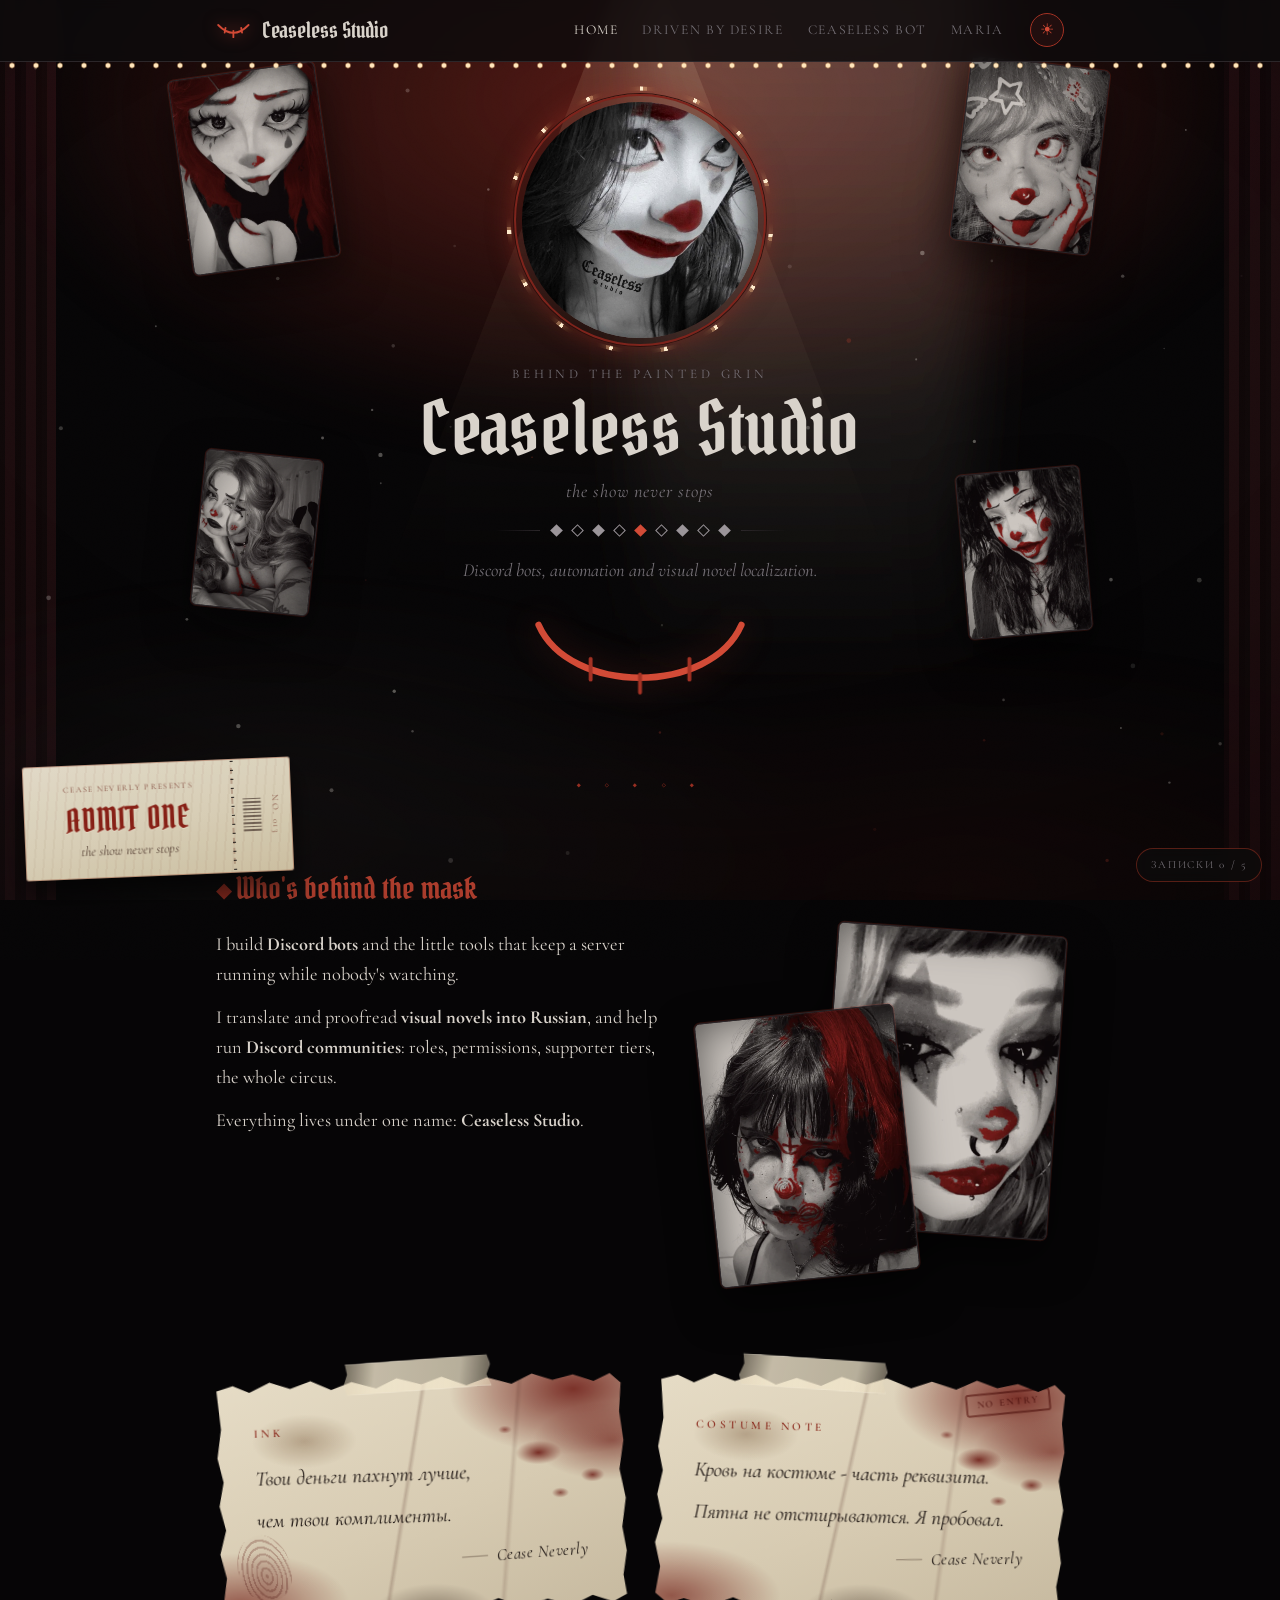
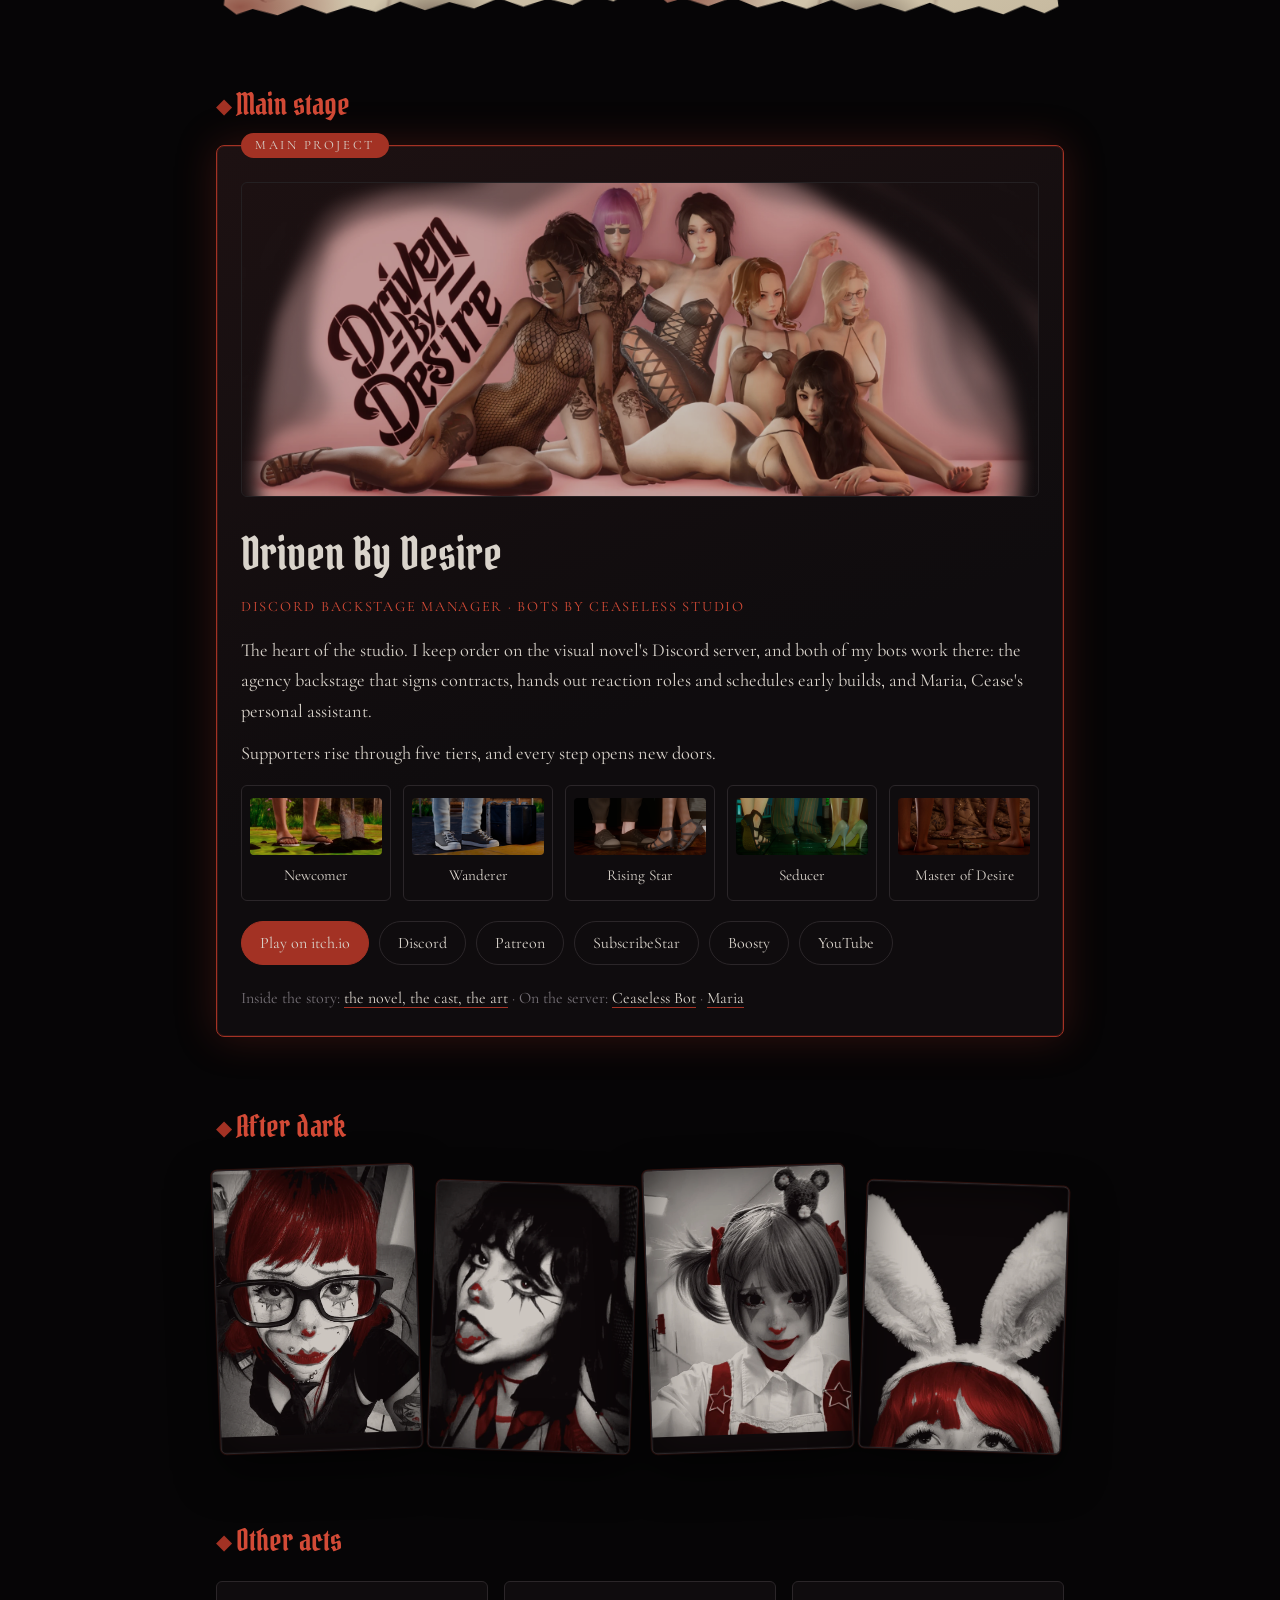
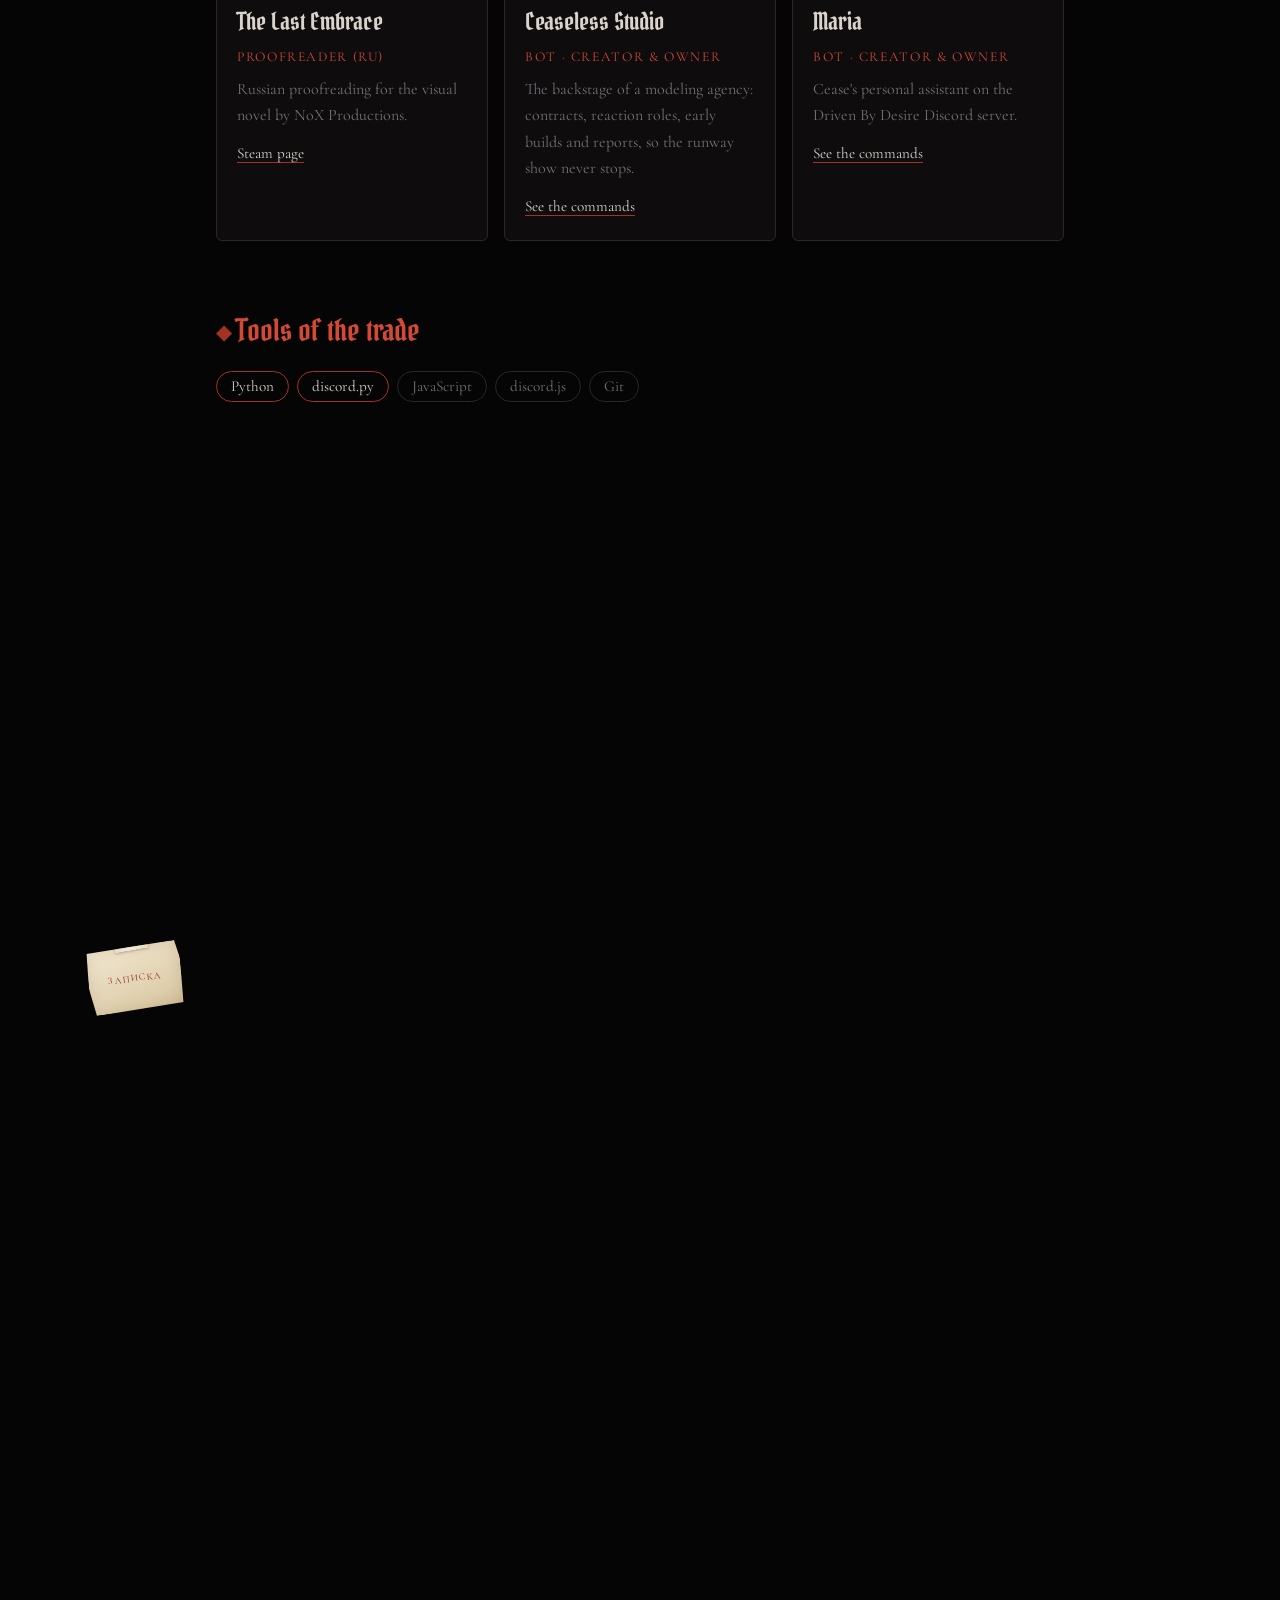
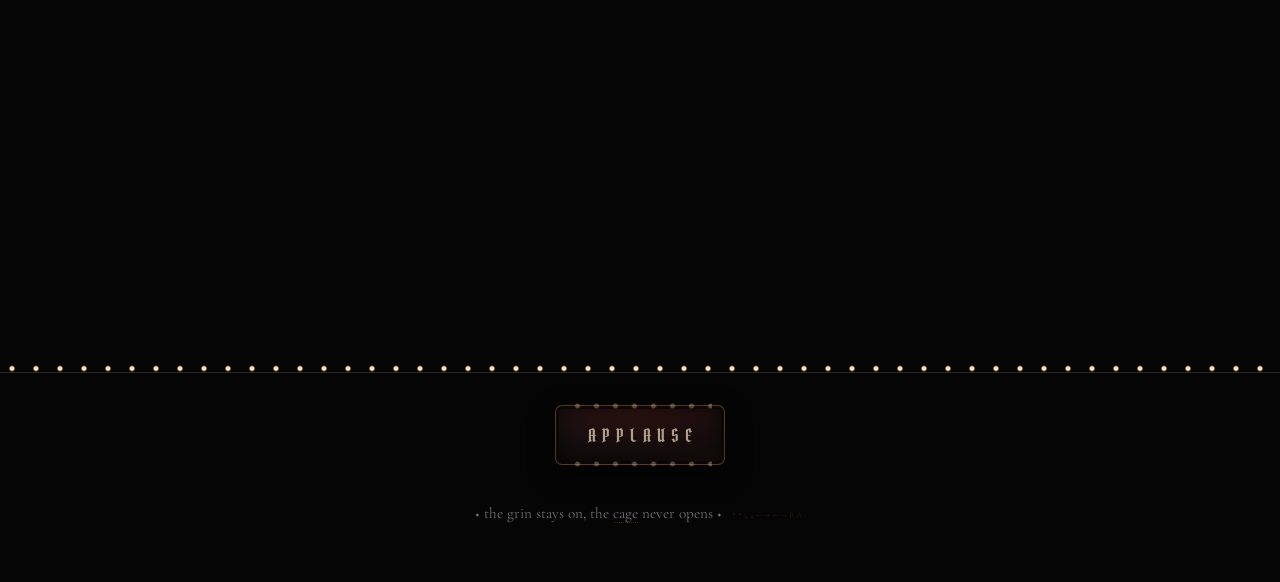
<file: index.html>
﻿<!doctype html>
<html lang="en">
<head>
<meta charset="utf-8">
<meta name="viewport" content="width=device-width, initial-scale=1">
<script>// занавес показываем только раз за сессию
try { if (sessionStorage.getItem("cs-curtain") === "1") document.documentElement.classList.add("curtain-seen"); } catch (e) { document.documentElement.classList.add("curtain-seen"); }</script>
<title>Ceaseless Studio</title>
<meta name="description" content="Behind the painted grin: Discord bots, automation and visual novel localization.">
<meta property="og:title" content="Ceaseless Studio">
<meta property="og:description" content="Behind the painted grin: Discord bots, automation and visual novel localization.">
<meta property="og:image" content="assets/og-card.png">
<link rel="icon" type="image/png" href="assets/favicon.png">
<link rel="apple-touch-icon" href="assets/apple-touch-icon.png">
<link rel="preconnect" href="https://fonts.googleapis.com">
<link rel="preconnect" href="https://fonts.gstatic.com" crossorigin>
<link href="https://fonts.googleapis.com/css2?family=Cormorant+Garamond:ital,wght@0,400;0,600;1,400&family=Pirata+One&family=Ruslan+Display&display=swap" rel="stylesheet">
<link rel="stylesheet" href="style.css">
<link rel="stylesheet" href="brand-mark.css">
<link rel="stylesheet" href="hunt.css">
<link rel="stylesheet" href="surprises.css">
<link rel="stylesheet" href="trace-cards.css">
<link rel="stylesheet" href="night.css">
    <link rel="stylesheet" href="ticket.css">
    <link rel="stylesheet" href="applause.css">
<link rel="stylesheet" href="backstage-note.css">
<link rel="stylesheet" href="flyer.css">
    <link rel="stylesheet" href="fortune.css">
</head>
<body class="home">
<nav>
  <div class="wrap">
    <a class="brand" href="index.html"><span class="brand-smile" aria-hidden="true"><svg viewBox="0 0 64 32" fill="none" stroke="currentColor" stroke-width="3.4" stroke-linecap="round"><path d="M4 5 Q32 34 60 5"/><path d="M17.5 10.4 L16 19"/><path d="M32 15.8 L32 27.4"/><path d="M46.5 10.4 L48 19"/></svg></span>Ceaseless Studio</a>
    <a class="link on" href="index.html">Home</a>
    <a class="link" href="driven-by-desire.html">Driven By Desire</a>
    <a class="link" href="ceaseless-bot.html">Ceaseless Bot</a>
    <a class="link" href="maria.html">Maria</a>
    <button class="night-toggle" type="button" aria-pressed="false" aria-label="Night mode" title="Night mode">☾</button>
  </div>
  <div class="progress" aria-hidden="true"></div>
</nav>

<main class="wrap">
  <header class="hero">
    <div class="stage-cone" aria-hidden="true"></div>
    <div class="hero-sides" aria-hidden="true">
      <figure class="clown-card side-card side-1"><img src="assets/clown/redhair.webp?v=3" alt="" loading="lazy"></figure>
      <figure class="clown-card side-card side-2"><img src="assets/clown/starblue.webp?v=3" alt="" loading="lazy"></figure>
      <figure class="clown-card side-card side-3"><img src="assets/clown/green.webp?v=3" alt="" loading="lazy"></figure>
      <figure class="clown-card side-card side-4"><img src="assets/clown/raven.webp?v=3" alt="" loading="lazy"></figure>
    </div>
    <div class="medallion">
      <span class="bulbs" aria-hidden="true"></span>
      <img class="portrait" src="assets/avatar-clown.jpg" alt="Ceaseless Studio: a painted clown face">
      <span class="gloss" aria-hidden="true"></span>
    </div>
    <p class="kicker">Behind the painted grin</p>
    <h1>Ceaseless Studio</h1>
    <p class="tagline">the show never stops</p>
    <div class="diamonds" aria-hidden="true">
      <i></i><i class="hollow"></i><i></i><i class="hollow"></i><i class="hot"></i><i class="hollow"></i><i></i><i class="hollow"></i><i></i>
    </div>
    <p class="lead">Discord bots, automation and visual novel localization.</p>
    <svg class="grin" viewBox="0 0 200 84" aria-hidden="true" focusable="false">
      <path class="line" pathLength="100" d="M22 20 C 46 74, 154 74, 178 20"></path>
      <path class="tick" d="M62 46 v16"></path>
      <path class="tick" d="M100 58 v14"></path>
      <path class="tick" d="M138 46 v16"></path>
    </svg>
  </header>

  <div class="divider">&#9670; &#9671; &#9670; &#9671; &#9670;</div>

  <section class="reveal mask-section">
    <h2>Who's behind the mask</h2>
    <div class="mask-grid">
      <div class="mask-copy">
        <p>I build <b>Discord bots</b> and the little tools that keep a server running while nobody's watching.</p>
        <p>I translate and proofread <b>visual novels into Russian</b>, and help run <b>Discord communities</b>: roles, permissions, supporter tiers, the whole circus.</p>
        <p>Everything lives under one name: <b>Ceaseless Studio</b>.</p>
      </div>
      <div class="mask-art" aria-hidden="true">
        <figure class="clown-card tilt-a"><img src="assets/clown/stargirl.webp?v=3" alt="" loading="lazy"></figure>
        <figure class="clown-card tilt-b"><img src="assets/clown/cross.webp?v=3" alt="" loading="lazy"></figure>
      </div>
    </div>

    <div class="notes-rail">
      <div class="note-shell note-shell--left">
        <span class="note-tape" aria-hidden="true"></span>
        <div class="note" role="note" aria-label="A note found backstage">
          <span class="note-scratch" aria-hidden="true"></span>
          <span class="note-print" aria-hidden="true"></span>
          <span class="note-kicker">found backstage</span>
          <p class="note-line">Я дорожаю как хаты или как в маке соус, а.</p>
          <p class="note-line">Я дорожая как тачки, и как в принципе всё у нас.</p>
          <p class="note-line">И только ты всё также <span class="note-drag">эээ</span>, короче, <b class="note-hot">ты лох</b>, ебать</p>
          <p class="note-sign">Cease Neverly</p>
        </div>
      </div>
      <div class="note-shell note-shell--right">
        <span class="note-tape" aria-hidden="true"></span>
        <div class="note" role="note" aria-label="Another note, the same night">
          <span class="note-scratch" aria-hidden="true"></span>
          <span class="note-stamp" aria-hidden="true">no entry</span>
          <span class="note-kicker">page two, same night</span>
          <p class="note-line note-yell">Малышка, не пойти бы тебе нахуй?</p>
          <p class="note-line">По твоим глазам и так понятно то, что тебе надо.</p>
          <p class="note-line">Я знаю то, что я неадекватный.</p>
          <p class="note-line">Я был в аду, вернулся и <b class="note-hot">ушёл туда обратно</b>.</p>
          <p class="note-sign">Cease Neverly</p>
        </div>
      </div>
    </div>
  </section>

  <section class="reveal">
    <h2>Main stage</h2>
    <article class="feature">
      <div class="flag">Main project</div>
      <img class="cover" src="assets/driven-by-desire.webp" alt="Driven By Desire key art" loading="lazy">
      <h3><a href="driven-by-desire.html">Driven By Desire</a></h3>
      <div class="role">Discord backstage manager &middot; bots by Ceaseless Studio</div>
      <p>The heart of the studio. I keep order on the visual novel's Discord server, and both of my bots work there: the agency backstage that signs contracts, hands out reaction roles and schedules early builds, and Maria, Cease's personal assistant.</p>
      <p>Supporters rise through five tiers, and every step opens new doors.</p>
      <div class="tiers">
        <div class="tier"><img src="assets/tiers/newcomer.webp" alt="Newcomer" loading="lazy">Newcomer</div>
        <div class="tier"><img src="assets/tiers/wanderer.webp" alt="Wanderer" loading="lazy">Wanderer</div>
        <div class="tier"><img src="assets/tiers/rising_star.webp" alt="Rising Star" loading="lazy">Rising Star</div>
        <div class="tier"><img src="assets/tiers/seducer.webp" alt="Seducer" loading="lazy">Seducer</div>
        <div class="tier"><img src="assets/tiers/master_of_desire.webp" alt="Master of Desire" loading="lazy">Master of Desire</div>
      </div>
      <div class="buttons">
        <a class="btn primary" href="https://kloppstyle.itch.io/driven-by-desire">Play on itch.io</a>
        <a class="btn" href="https://discord.gg/GB66KgdJ5U">Discord</a>
        <a class="btn" href="https://www.patreon.com/kloppstyleKS">Patreon</a>
        <a class="btn" href="https://subscribestar.adult/kloppstyle1">SubscribeStar</a>
        <a class="btn" href="https://boosty.to/kloppstyle">Boosty</a>
        <a class="btn" href="https://www.youtube.com/@KloppStyle">YouTube</a>
      </div>
      <p class="links">Inside the story: <a href="driven-by-desire.html">the novel, the cast, the art</a> &middot; On the server: <a href="ceaseless-bot.html">Ceaseless Bot</a> &middot; <a href="maria.html">Maria</a></p>
    </article>
  </section>

  <section class="reveal">
    <h2>After dark</h2>
    <div class="cast-strip">
      <figure class="clown-card"><img src="assets/clown/glasses.webp?v=3" alt="" loading="lazy"></figure>
      <figure class="clown-card"><img src="assets/clown/tongue.webp?v=3" alt="" loading="lazy"></figure>
      <figure class="clown-card"><img src="assets/clown/mint.webp?v=3" alt="" loading="lazy"></figure>
      <figure class="clown-card"><img src="assets/clown/bunny.webp?v=3" alt="" loading="lazy"></figure>
    </div>
  </section>

  <section class="reveal">
    <h2>Other acts</h2>
    <div class="grid">
      <article class="card">
        <h3>The Last Embrace</h3>
        <div class="role">Proofreader (RU)</div>
        <p>Russian proofreading for the visual novel by NoX Productions.</p>
        <a class="more" href="https://store.steampowered.com/app/4437270/The_Last_Embrace_Book_One/">Steam page</a>
      </article>
      <article class="card">
        <h3>Ceaseless Studio</h3>
        <div class="role">Bot &middot; Creator &amp; owner</div>
        <p>The backstage of a modeling agency: contracts, reaction roles, early builds and reports, so the runway show never stops.</p>
        <a class="more" href="ceaseless-bot.html">See the commands</a>
      </article>
      <article class="card">
        <h3>Maria</h3>
        <div class="role">Bot &middot; Creator &amp; owner</div>
        <p>Cease's personal assistant on the Driven By Desire Discord server.</p>
        <a class="more" href="maria.html">See the commands</a>
      </article>
    </div>
  </section>

  <section class="reveal">
    <h2>Tools of the trade</h2>
    <div class="badges">
      <span class="badge hot">Python</span>
      <span class="badge hot">discord.py</span>
      <span class="badge">JavaScript</span>
      <span class="badge">discord.js</span>
      <span class="badge">Git</span>
    </div>
  </section>

  <section class="reveal">
    <h2>Tongues I speak</h2>
    <div class="badges">
      <span class="badge hot">Russian - native</span>
      <span class="badge">English - fluent</span>
    </div>
  </section>

  <section class="reveal">
    <h2>Find me after the show</h2>
    <div class="contact-row">
      <div class="contact-copy">
        <div class="socials">
          <a class="social" href="https://github.com/Ceaseless-Studio">
            <span class="social-k">GitHub</span>
            <span class="social-v">Ceaseless-Studio</span>
          </a>
          <a class="social" href="https://t.me/CeaseNeverly">
            <span class="social-k">Telegram</span>
            <span class="social-v">@CeaseNeverly</span>
          </a>
          <button class="social" type="button" data-copy="ceaselessstudio" title="Copy the Discord handle">
            <span class="social-k">Discord</span>
            <span class="social-v">ceaselessstudio</span>
          </button>
        </div>
        <p class="social-hint">Click Discord to copy the handle.</p>
      </div>
      <figure class="clown-card contact-clown" aria-hidden="true">
        <img src="assets/clown/scarlet.webp?v=3" alt="" loading="lazy">
      </figure>
    </div>
  </section>

  <section class="reveal flyer-section">
    <div class="flyer-shell">
      <span class="flyer-tape" aria-hidden="true"></span>
      <div class="flyer" role="note" aria-label="A club flyer found on the floor">
        <span class="flyer-kicker">found on the floor / after hours</span>
        <span class="flyer-title">ГАББЕР</span>
        <p class="flyer-line">Мы всё взяли, киска, прыгай как габбер</p>
        <p class="flyer-line">Сломай свои суставы, до-до коленей локтями</p>
        <p class="flyer-line flyer-line--dim">Мы всё взяли, киска, прыгай как габбер</p>
        <p class="flyer-line">Трись об меня джинсами, киска, прыгай как габбер</p>
        <div class="flyer-chant" aria-hidden="true">
          <span>Прыгай, киска</span>
          <span>Пры-пры-прыгай, прыгай, киска</span>
          <span>Прыгай, киска</span>
          <span>Пры-пры-прыгай, прыгай, киска</span>
          <span>Прыгай, киска</span>
          <span>Пры-пры-прыгай, прыгай, киска</span>
          <span>Прыгай, киска</span>
          <span>Пры-пры-прыгай, прыгай, киска</span>
        </div>
        <p class="flyer-encore">ебашь ещё</p>
      </div>
    </div>
  </section>

  <section class="reveal fortune-section">
    <h2>Ask the cards</h2>
    <p class="fortune-hint">Tap the deck. It answers in both languages.</p>
    <div class="fortune-wrap">
      <button class="fortune-card" type="button" aria-label="Draw a card" aria-pressed="false">
        <span class="fortune-inner">
          <span class="fortune-face fortune-back" aria-hidden="true">
            <span class="fortune-back-sigil">CS</span>
            <span class="fortune-back-word">ceaseless studio</span>
            <span class="fortune-back-corners"></span>
          </span>
          <span class="fortune-face fortune-front">
            <span class="fortune-rank">A</span>
            <span class="fortune-suit">&#9824;</span>
            <span class="fortune-divider" aria-hidden="true"></span>
            <span class="fortune-line">Draw a card.</span>
            <span class="fortune-line-ru">Вытяни карту.</span>
            <span class="fortune-sign">Cease Neverly</span>
          </span>
        </span>
      </button>
      <div class="fortune-text">
        <p>The deck saw you coming. It has opinions.</p>
        <p class="ru">Колода тебя заметила. У нее есть мнение.</p>
        <p class="fortune-count" aria-live="polite">card <strong>1</strong> of 12</p>
      </div>
    </div>
  </section>
</main>

<footer>&#9670; the grin stays on, the <a class="footer-cage" href="404.html">cage</a> never opens &#9670;</footer>

<div class="atmosphere" aria-hidden="true">
  <div class="glow"></div>
  <div class="beam beam-a"></div>
  <div class="beam beam-b"></div>
  <div class="haze"></div>
  <canvas class="dust"></canvas>
</div>
<div class="grain" aria-hidden="true"></div>
<div class="torch" aria-hidden="true"></div>
<div class="curtain" aria-hidden="true"><i></i><i></i></div>

<script src="site.js" defer></script>
</body>
</html>
</file>
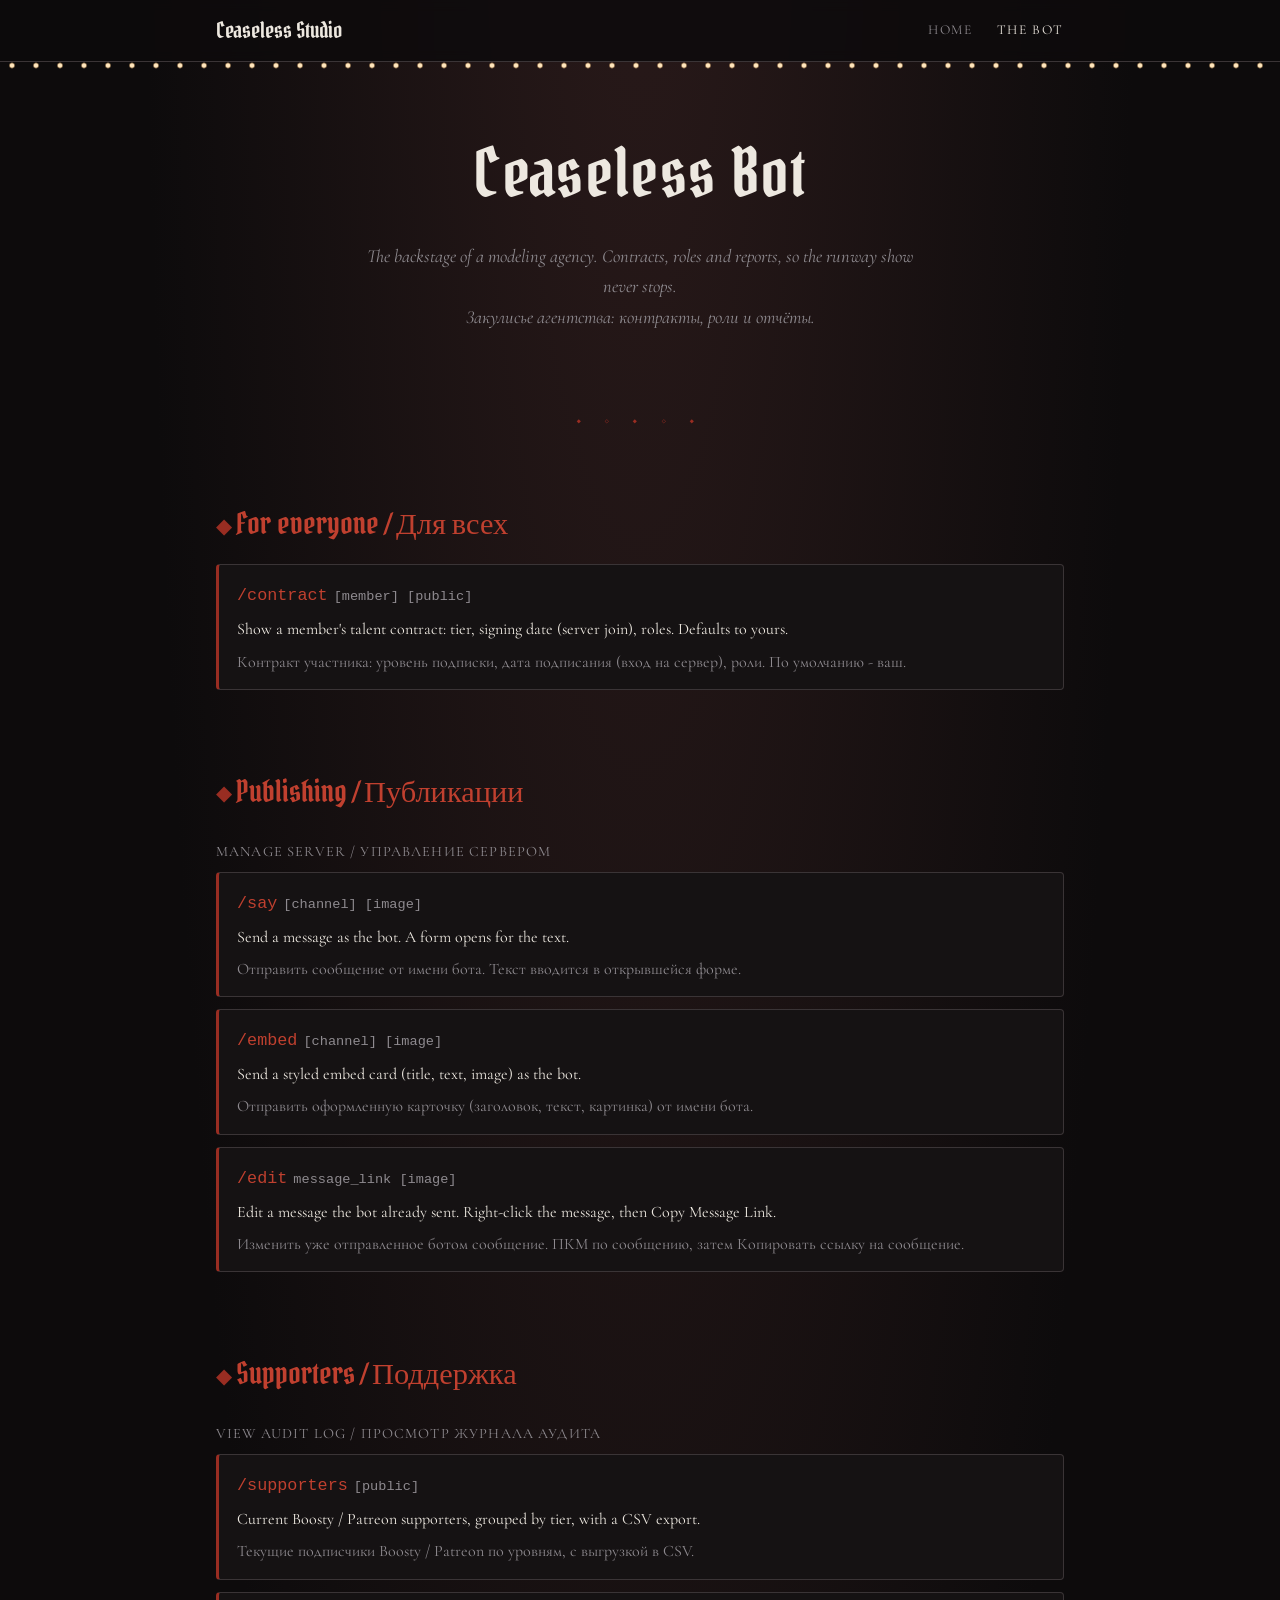
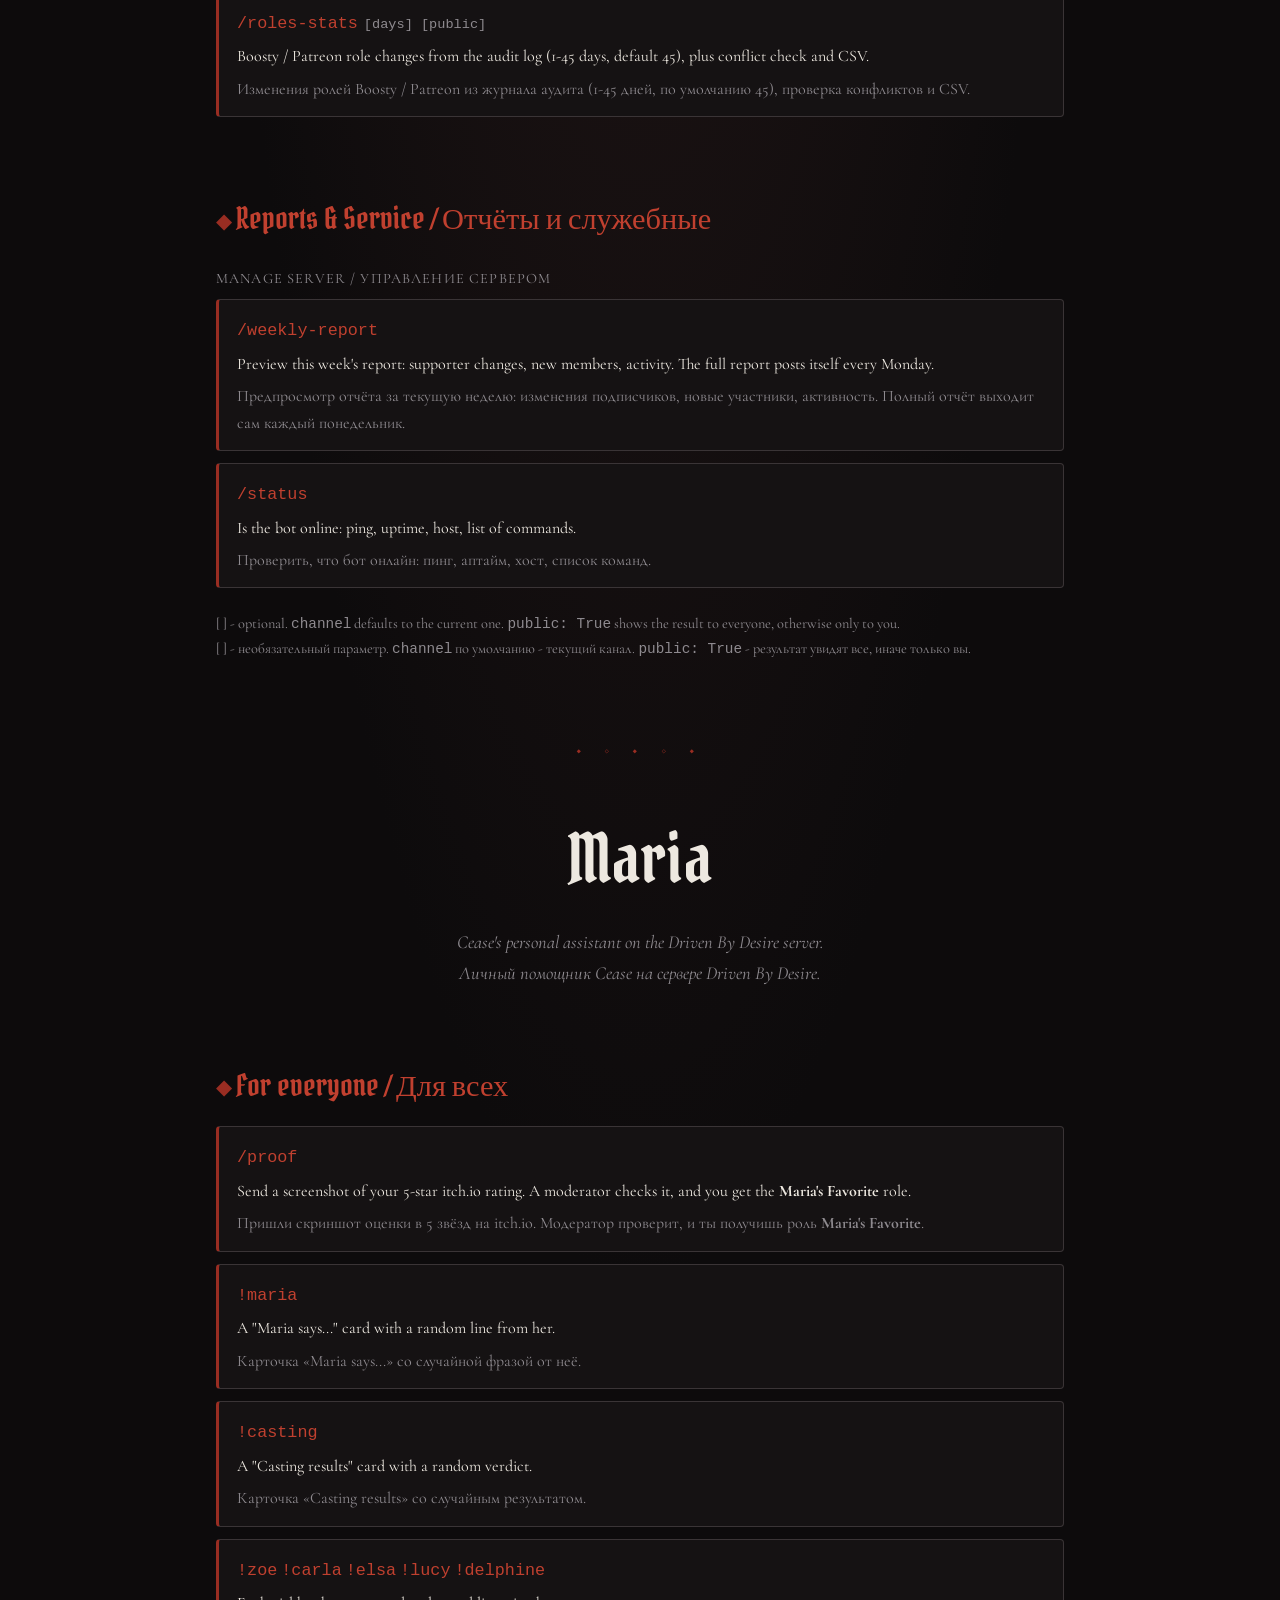
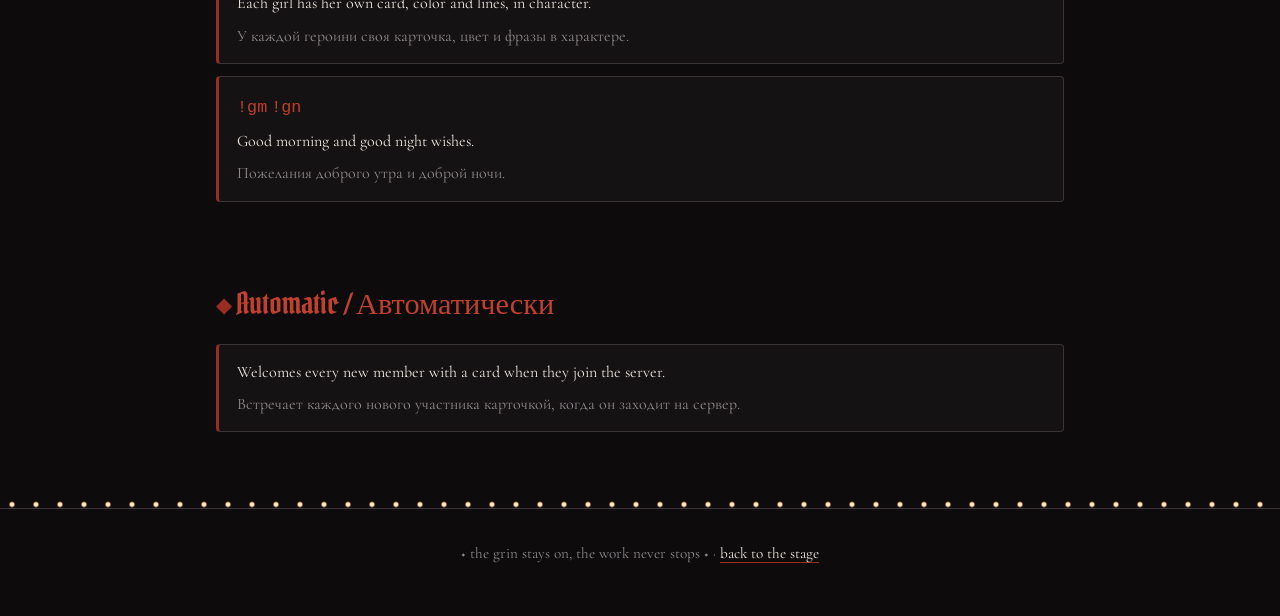
<file: bot.html>
<!doctype html>
<html lang="en">
<head>
<meta charset="utf-8">
<meta name="viewport" content="width=device-width, initial-scale=1">
<title>The Bot - Ceaseless Studio</title>
<meta name="description" content="Ceaseless Bot: the backstage of a modeling agency. Contracts, roles, reports and publishing for Discord servers.">
<link rel="icon" href="assets/avatar.jpg">
<link rel="preconnect" href="https://fonts.googleapis.com">
<link rel="preconnect" href="https://fonts.gstatic.com" crossorigin>
<link href="https://fonts.googleapis.com/css2?family=Cormorant+Garamond:ital,wght@0,400;0,600;1,400&family=Pirata+One&display=swap" rel="stylesheet">
<link rel="stylesheet" href="style.css">
</head>
<body>
<nav>
  <div class="wrap">
    <a class="brand" href="index.html">Ceaseless Studio</a>
    <a class="link" href="index.html">Home</a>
    <a class="link on" href="bot.html">The Bot</a>
  </div>
</nav>

<main class="wrap">
  <header class="hero" id="ceaseless">
    <h1>Ceaseless Bot</h1>
    <p class="lead">The backstage of a modeling agency. Contracts, roles and reports, so the runway show never stops.<br>
      Закулисье агентства: контракты, роли и отчёты.</p>
  </header>

  <div class="divider">&#9670; &#9671; &#9670; &#9671; &#9670;</div>

  <section class="reveal">
    <h2>For everyone / Для всех</h2>
    <div class="cmd">
      <code>/contract</code><span class="opts">[member] [public]</span>
      <p>Show a member's talent contract: tier, signing date (server join), roles. Defaults to yours.</p>
      <p class="ru">Контракт участника: уровень подписки, дата подписания (вход на сервер), роли. По умолчанию - ваш.</p>
    </div>
  </section>

  <section class="reveal">
    <h2>Publishing / Публикации</h2>
    <div class="perm">Manage Server / Управление сервером</div>
    <div class="cmd">
      <code>/say</code><span class="opts">[channel] [image]</span>
      <p>Send a message as the bot. A form opens for the text.</p>
      <p class="ru">Отправить сообщение от имени бота. Текст вводится в открывшейся форме.</p>
    </div>
    <div class="cmd">
      <code>/embed</code><span class="opts">[channel] [image]</span>
      <p>Send a styled embed card (title, text, image) as the bot.</p>
      <p class="ru">Отправить оформленную карточку (заголовок, текст, картинка) от имени бота.</p>
    </div>
    <div class="cmd">
      <code>/edit</code><span class="opts">message_link [image]</span>
      <p>Edit a message the bot already sent. Right-click the message, then Copy Message Link.</p>
      <p class="ru">Изменить уже отправленное ботом сообщение. ПКМ по сообщению, затем Копировать ссылку на сообщение.</p>
    </div>
  </section>

  <section class="reveal">
    <h2>Supporters / Поддержка</h2>
    <div class="perm">View Audit Log / Просмотр журнала аудита</div>
    <div class="cmd">
      <code>/supporters</code><span class="opts">[public]</span>
      <p>Current Boosty / Patreon supporters, grouped by tier, with a CSV export.</p>
      <p class="ru">Текущие подписчики Boosty / Patreon по уровням, с выгрузкой в CSV.</p>
    </div>
    <div class="cmd">
      <code>/roles-stats</code><span class="opts">[days] [public]</span>
      <p>Boosty / Patreon role changes from the audit log (1-45 days, default 45), plus conflict check and CSV.</p>
      <p class="ru">Изменения ролей Boosty / Patreon из журнала аудита (1-45 дней, по умолчанию 45), проверка конфликтов и CSV.</p>
    </div>
  </section>

  <section class="reveal">
    <h2>Reports &amp; Service / Отчёты и служебные</h2>
    <div class="perm">Manage Server / Управление сервером</div>
    <div class="cmd">
      <code>/weekly-report</code>
      <p>Preview this week's report: supporter changes, new members, activity. The full report posts itself every Monday.</p>
      <p class="ru">Предпросмотр отчёта за текущую неделю: изменения подписчиков, новые участники, активность. Полный отчёт выходит сам каждый понедельник.</p>
    </div>
    <div class="cmd">
      <code>/status</code>
      <p>Is the bot online: ping, uptime, host, list of commands.</p>
      <p class="ru">Проверить, что бот онлайн: пинг, аптайм, хост, список команд.</p>
    </div>
    <p class="perm" style="text-transform:none;letter-spacing:0">[ ] - optional. <code>channel</code> defaults to the current one. <code>public: True</code> shows the result to everyone, otherwise only to you.<br>
      [ ] - необязательный параметр. <code>channel</code> по умолчанию - текущий канал. <code>public: True</code> - результат увидят все, иначе только вы.</p>
  </section>

  <div class="divider">&#9670; &#9671; &#9670; &#9671; &#9670;</div>

  <header class="hero" id="maria" style="padding-top:8px">
    <h1>Maria</h1>
    <p class="lead">Cease's personal assistant on the Driven By Desire server.<br>
      Личный помощник Cease на сервере Driven By Desire.</p>
  </header>

  <section class="reveal">
    <h2>For everyone / Для всех</h2>
    <div class="cmd">
      <code>/proof</code>
      <p>Send a screenshot of your 5-star itch.io rating. A moderator checks it, and you get the <b>Maria's Favorite</b> role.</p>
      <p class="ru">Пришли скриншот оценки в 5 звёзд на itch.io. Модератор проверит, и ты получишь роль <b>Maria's Favorite</b>.</p>
    </div>
    <div class="cmd">
      <code>!maria</code>
      <p>A "Maria says..." card with a random line from her.</p>
      <p class="ru">Карточка «Maria says...» со случайной фразой от неё.</p>
    </div>
    <div class="cmd">
      <code>!casting</code>
      <p>A "Casting results" card with a random verdict.</p>
      <p class="ru">Карточка «Casting results» со случайным результатом.</p>
    </div>
    <div class="cmd">
      <code>!zoe</code> <code>!carla</code> <code>!elsa</code> <code>!lucy</code> <code>!delphine</code>
      <p>Each girl has her own card, color and lines, in character.</p>
      <p class="ru">У каждой героини своя карточка, цвет и фразы в характере.</p>
    </div>
    <div class="cmd">
      <code>!gm</code> <code>!gn</code>
      <p>Good morning and good night wishes.</p>
      <p class="ru">Пожелания доброго утра и доброй ночи.</p>
    </div>
  </section>

  <section class="reveal">
    <h2>Automatic / Автоматически</h2>
    <div class="cmd">
      <p style="margin:0">Welcomes every new member with a card when they join the server.</p>
      <p class="ru">Встречает каждого нового участника карточкой, когда он заходит на сервер.</p>
    </div>
  </section>
</main>

<footer>&#9670; the grin stays on, the work never stops &#9670; &middot; <a href="index.html">back to the stage</a></footer>

<script>
  // плавное появление блоков при прокрутке
  const els = document.querySelectorAll('.reveal');
  if ('IntersectionObserver' in window) {
    const io = new IntersectionObserver((entries) => {
      entries.forEach((e) => { if (e.isIntersecting) { e.target.classList.add('in'); io.unobserve(e.target); } });
    }, { threshold: 0.12 });
    els.forEach((el) => io.observe(el));
  } else {
    els.forEach((el) => el.classList.add('in'));
  }
</script>
</body>
</html>
</file>
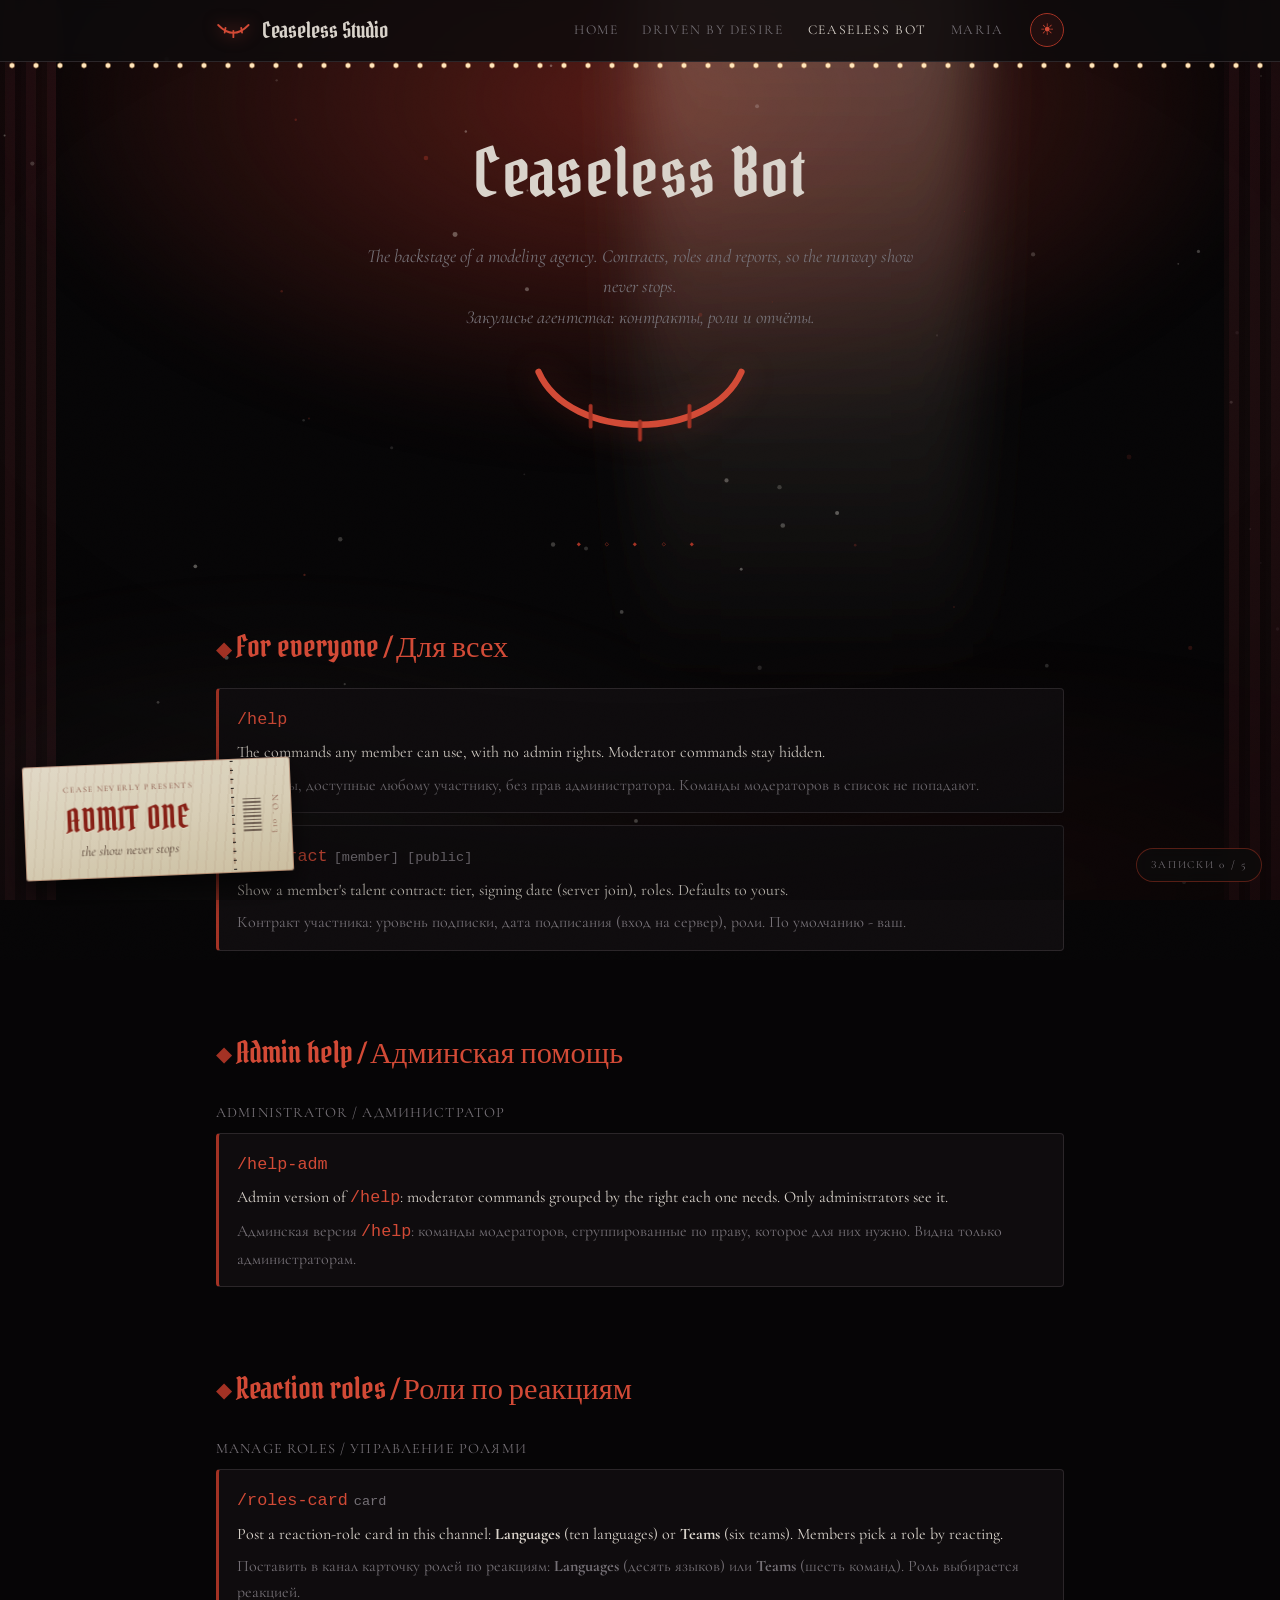
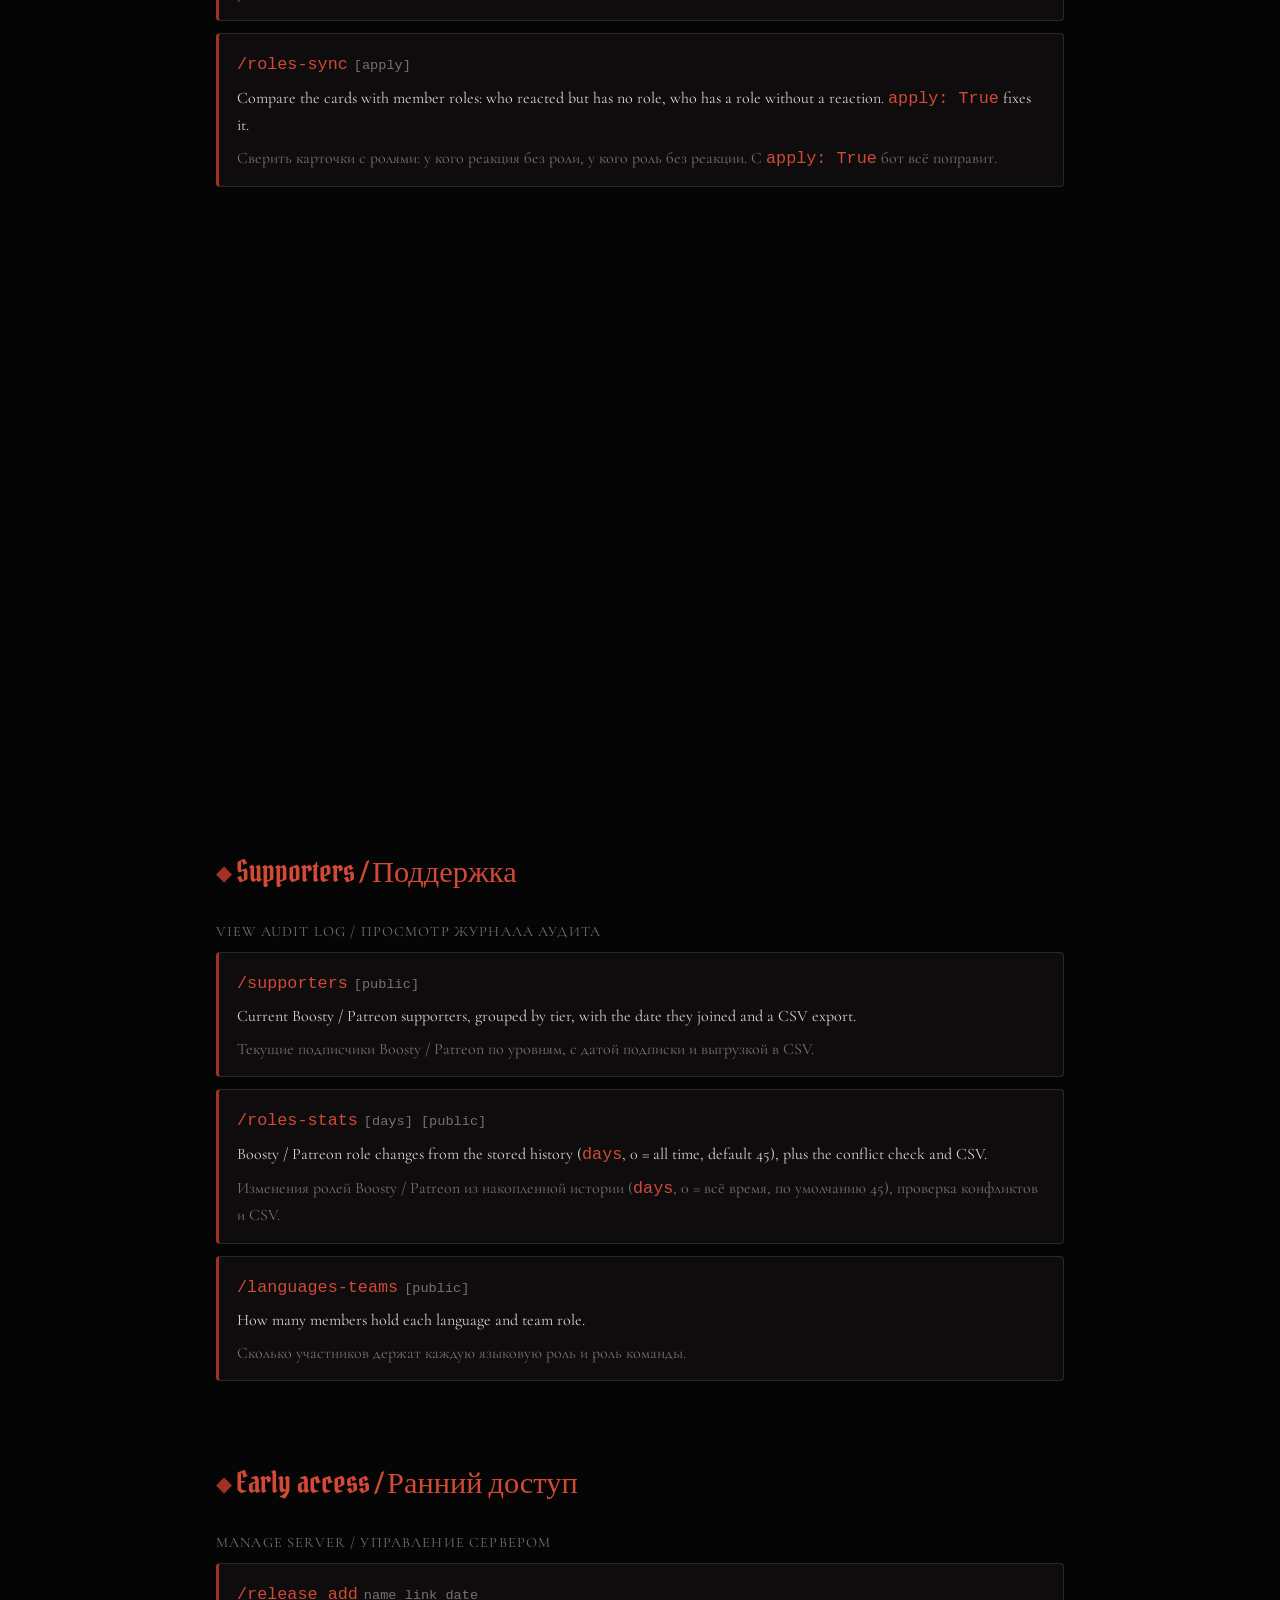
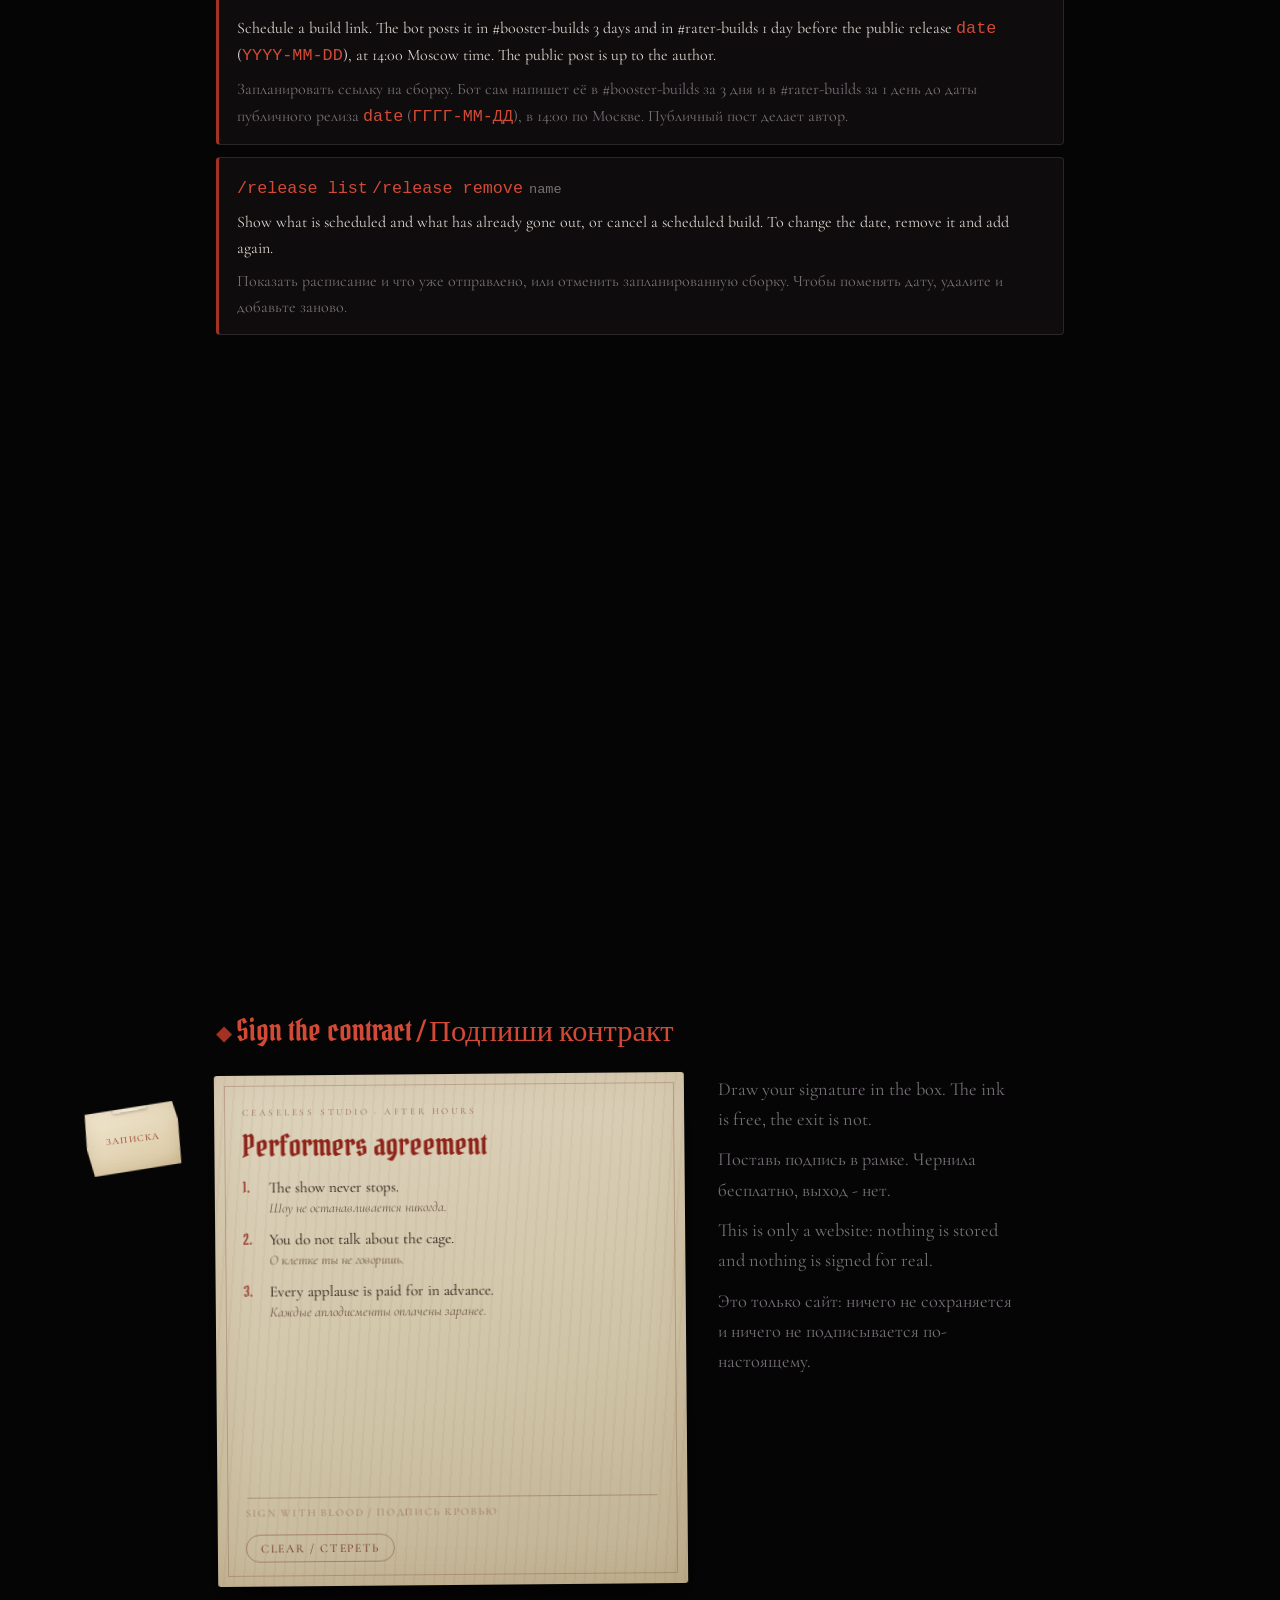
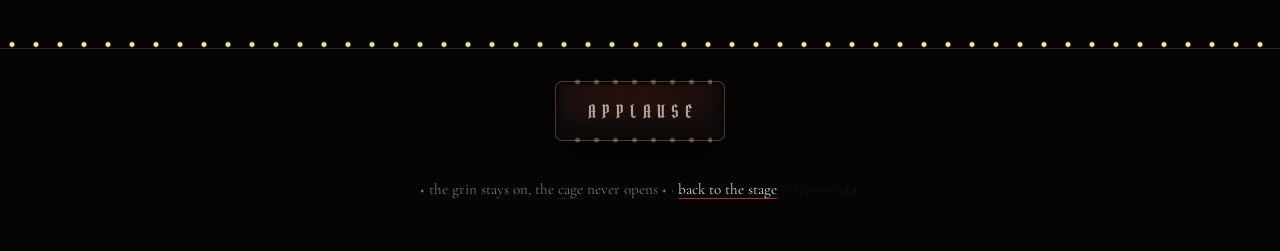
<file: ceaseless-bot.html>
﻿<!doctype html>
<html lang="en">
<head>
<meta charset="utf-8">
<meta name="viewport" content="width=device-width, initial-scale=1">
<title>Ceaseless Bot - Ceaseless Studio</title>
<meta name="description" content="Ceaseless Bot: the backstage of a modeling agency. Contracts, roles, reports and publishing for Discord servers.">
<link rel="icon" type="image/png" href="assets/favicon.png">
<link rel="apple-touch-icon" href="assets/apple-touch-icon.png">
<link rel="preconnect" href="https://fonts.googleapis.com">
<link rel="preconnect" href="https://fonts.gstatic.com" crossorigin>
<link href="https://fonts.googleapis.com/css2?family=Cormorant+Garamond:ital,wght@0,400;0,600;1,400&family=Pirata+One&display=swap" rel="stylesheet">
<link rel="stylesheet" href="style.css">
<link rel="stylesheet" href="brand-mark.css">
<link rel="stylesheet" href="hunt.css">
<link rel="stylesheet" href="surprises.css">
<link rel="stylesheet" href="trace-cards.css">
<link rel="stylesheet" href="night.css">
    <link rel="stylesheet" href="ticket.css">
    <link rel="stylesheet" href="applause.css">
<link rel="stylesheet" href="contract.css">
</head>
<body>
<nav>
  <div class="wrap">
    <a class="brand" href="index.html"><span class="brand-smile" aria-hidden="true"><svg viewBox="0 0 64 32" fill="none" stroke="currentColor" stroke-width="3.4" stroke-linecap="round"><path d="M4 5 Q32 34 60 5"/><path d="M17.5 10.4 L16 19"/><path d="M32 15.8 L32 27.4"/><path d="M46.5 10.4 L48 19"/></svg></span>Ceaseless Studio</a>
    <a class="link" href="index.html">Home</a>
    <a class="link" href="driven-by-desire.html">Driven By Desire</a>
    <a class="link on" href="ceaseless-bot.html">Ceaseless Bot</a>
    <a class="link" href="maria.html">Maria</a>
    <button class="night-toggle" type="button" aria-pressed="false" aria-label="Night mode" title="Night mode">☾</button>
  </div>
  <div class="progress" aria-hidden="true"></div>
</nav>

<main class="wrap">
  <header class="hero">
    <h1>Ceaseless Bot</h1>
    <p class="lead">The backstage of a modeling agency. Contracts, roles and reports, so the runway show never stops.<br>
      Закулисье агентства: контракты, роли и отчёты.</p>
    <svg class="grin" viewBox="0 0 200 84" aria-hidden="true" focusable="false">
      <path class="line" pathLength="100" d="M22 20 C 46 74, 154 74, 178 20"></path>
      <path class="tick" d="M62 46 v16"></path>
      <path class="tick" d="M100 58 v14"></path>
      <path class="tick" d="M138 46 v16"></path>
    </svg>
  </header>

  <div class="divider">&#9670; &#9671; &#9670; &#9671; &#9670;</div>

  <section class="reveal">
    <h2>For everyone / Для всех</h2>
    <div class="cmd">
      <code>/help</code>
      <p>The commands any member can use, with no admin rights. Moderator commands stay hidden.</p>
      <p class="ru">Команды, доступные любому участнику, без прав администратора. Команды модераторов в список не попадают.</p>
    </div>
    <div class="cmd">
      <code>/contract</code><span class="opts">[member] [public]</span>
      <p>Show a member's talent contract: tier, signing date (server join), roles. Defaults to yours.</p>
      <p class="ru">Контракт участника: уровень подписки, дата подписания (вход на сервер), роли. По умолчанию - ваш.</p>
    </div>
  </section>

  <section class="reveal">
    <h2>Admin help / Админская помощь</h2>
    <div class="perm">Administrator / Администратор</div>
    <div class="cmd">
      <code>/help-adm</code>
      <p>Admin version of <code>/help</code>: moderator commands grouped by the right each one needs. Only administrators see it.</p>
      <p class="ru">Админская версия <code>/help</code>: команды модераторов, сгруппированные по праву, которое для них нужно. Видна только администраторам.</p>
    </div>
  </section>

  <section class="reveal">
    <h2>Reaction roles / Роли по реакциям</h2>
    <div class="perm">Manage Roles / Управление ролями</div>
    <div class="cmd">
      <code>/roles-card</code><span class="opts">card</span>
      <p>Post a reaction-role card in this channel: <b>Languages</b> (ten languages) or <b>Teams</b> (six teams). Members pick a role by reacting.</p>
      <p class="ru">Поставить в канал карточку ролей по реакциям: <b>Languages</b> (десять языков) или <b>Teams</b> (шесть команд). Роль выбирается реакцией.</p>
    </div>
    <div class="cmd">
      <code>/roles-sync</code><span class="opts">[apply]</span>
      <p>Compare the cards with member roles: who reacted but has no role, who has a role without a reaction. <code>apply: True</code> fixes it.</p>
      <p class="ru">Сверить карточки с ролями: у кого реакция без роли, у кого роль без реакции. С <code>apply: True</code> бот всё поправит.</p>
    </div>
  </section>

  <section class="reveal">
    <h2>Publishing / Публикации</h2>
    <div class="perm">Manage Server / Управление сервером</div>
    <div class="cmd">
      <code>/say</code><span class="opts">[channel] [image]</span>
      <p>Send a message as the bot. A form opens for the text.</p>
      <p class="ru">Отправить сообщение от имени бота. Текст вводится в открывшейся форме.</p>
    </div>
    <div class="cmd">
      <code>/embed</code><span class="opts">[channel] [image]</span>
      <p>Send a styled embed card (title, text, image) as the bot.</p>
      <p class="ru">Отправить оформленную карточку (заголовок, текст, картинка) от имени бота.</p>
    </div>
    <div class="cmd">
      <code>/edit</code><span class="opts">message_link [image]</span>
      <p>Edit a message the bot already sent. Right-click the message, then Copy Message Link.</p>
      <p class="ru">Изменить уже отправленное ботом сообщение. ПКМ по сообщению, затем Копировать ссылку на сообщение.</p>
    </div>
  </section>

  <section class="reveal">
    <h2>Supporters / Поддержка</h2>
    <div class="perm">View Audit Log / Просмотр журнала аудита</div>
    <div class="cmd">
      <code>/supporters</code><span class="opts">[public]</span>
      <p>Current Boosty / Patreon supporters, grouped by tier, with the date they joined and a CSV export.</p>
      <p class="ru">Текущие подписчики Boosty / Patreon по уровням, с датой подписки и выгрузкой в CSV.</p>
    </div>
    <div class="cmd">
      <code>/roles-stats</code><span class="opts">[days] [public]</span>
      <p>Boosty / Patreon role changes from the stored history (<code>days</code>, 0 = all time, default 45), plus the conflict check and CSV.</p>
      <p class="ru">Изменения ролей Boosty / Patreon из накопленной истории (<code>days</code>, 0 = всё время, по умолчанию 45), проверка конфликтов и CSV.</p>
    </div>
    <div class="cmd">
      <code>/languages-teams</code><span class="opts">[public]</span>
      <p>How many members hold each language and team role.</p>
      <p class="ru">Сколько участников держат каждую языковую роль и роль команды.</p>
    </div>
  </section>

  <section class="reveal">
    <h2>Early access / Ранний доступ</h2>
    <div class="perm">Manage Server / Управление сервером</div>
    <div class="cmd">
      <code>/release add</code><span class="opts">name link date</span>
      <p>Schedule a build link. The bot posts it in #booster-builds 3 days and in #rater-builds 1 day before the public release <code>date</code> (<code>YYYY-MM-DD</code>), at 14:00 Moscow time. The public post is up to the author.</p>
      <p class="ru">Запланировать ссылку на сборку. Бот сам напишет её в #booster-builds за 3 дня и в #rater-builds за 1 день до даты публичного релиза <code>date</code> (<code>ГГГГ-ММ-ДД</code>), в 14:00 по Москве. Публичный пост делает автор.</p>
    </div>
    <div class="cmd">
      <code>/release list</code> <code>/release remove</code><span class="opts">name</span>
      <p>Show what is scheduled and what has already gone out, or cancel a scheduled build. To change the date, remove it and add again.</p>
      <p class="ru">Показать расписание и что уже отправлено, или отменить запланированную сборку. Чтобы поменять дату, удалите и добавьте заново.</p>
    </div>
  </section>

  <section class="reveal">
    <h2>Reports &amp; Service / Отчёты и служебные</h2>
    <div class="perm">Manage Server / Управление сервером</div>
    <div class="cmd">
      <code>/weekly-report</code>
      <p>Preview this week's report: supporter changes, new members, activity. The full report posts itself every Monday at 10:00 Moscow time.</p>
      <p class="ru">Предпросмотр отчёта за текущую неделю: изменения подписчиков, новые участники, активность. Полный отчёт выходит сам каждый понедельник в 10:00 по Москве.</p>
    </div>
    <div class="cmd">
      <code>/status</code>
      <p>Post a live status card in this channel: ping, uptime, host, version, module count, errors, last role-log catch-up. It refreshes itself every 5 minutes; a new card replaces the old one.</p>
      <p class="ru">Поставить в канал живую карточку статуса: пинг, аптайм, хост, версия, число модулей, ошибки, последний догон лога ролей. Обновляется сама каждые 5 минут; новая заменяет старую.</p>
    </div>
    <p class="perm" style="text-transform:none;letter-spacing:0">[ ] - optional. <code>channel</code> defaults to the current one. <code>public: True</code> shows the result to everyone, otherwise only to you.<br>
      [ ] - необязательный параметр. <code>channel</code> по умолчанию - текущий канал. <code>public: True</code> - результат увидят все, иначе только вы.</p>
  </section>

  <section class="reveal contract-section">
    <h2>Sign the contract / Подпиши контракт</h2>
    <div class="contract">
      <div class="contract-paper">
        <span class="contract-stamp" aria-hidden="true">signed</span>
        <p class="contract-kicker">ceaseless studio &middot; after hours</p>
        <h3 class="contract-title">Performers agreement</h3>
        <ol class="contract-terms">
          <li>The show never stops.
            <span class="ru">Шоу не останавливается никогда.</span></li>
          <li>You do not talk about the cage.
            <span class="ru">О клетке ты не говоришь.</span></li>
          <li>Every applause is paid for in advance.
            <span class="ru">Каждые аплодисменты оплачены заранее.</span></li>
        </ol>
        <div class="contract-sign">
          <canvas class="contract-canvas" width="360" height="150" aria-label="Sign here with the mouse or a finger"></canvas>
          <span class="contract-hint">sign with blood / подпись кровью</span>
        </div>
        <div class="contract-actions">
          <button class="contract-clear" type="button">Clear / Стереть</button>
          <span class="contract-status" aria-live="polite"></span>
        </div>
      </div>
      <div class="contract-side">
        <p>Draw your signature in the box. The ink is free, the exit is not.</p>
        <p class="ru">Поставь подпись в рамке. Чернила бесплатно, выход - нет.</p>
        <p>This is only a website: nothing is stored and nothing is signed for real.</p>
        <p class="ru">Это только сайт: ничего не сохраняется и ничего не подписывается по-настоящему.</p>
      </div>
    </div>
  </section>

</main>

<footer>&#9670; the grin stays on, the <a class="footer-cage" href="404.html">cage</a> never opens &#9670; &middot; <a href="index.html">back to the stage</a></footer>

<div class="atmosphere" aria-hidden="true">
  <div class="glow"></div>
  <div class="beam beam-a"></div>
  <div class="beam beam-b"></div>
  <div class="haze"></div>
  <canvas class="dust"></canvas>
</div>
<div class="grain" aria-hidden="true"></div>
<div class="torch" aria-hidden="true"></div>
<script src="site.js" defer></script>
</body>
</html>
</file>
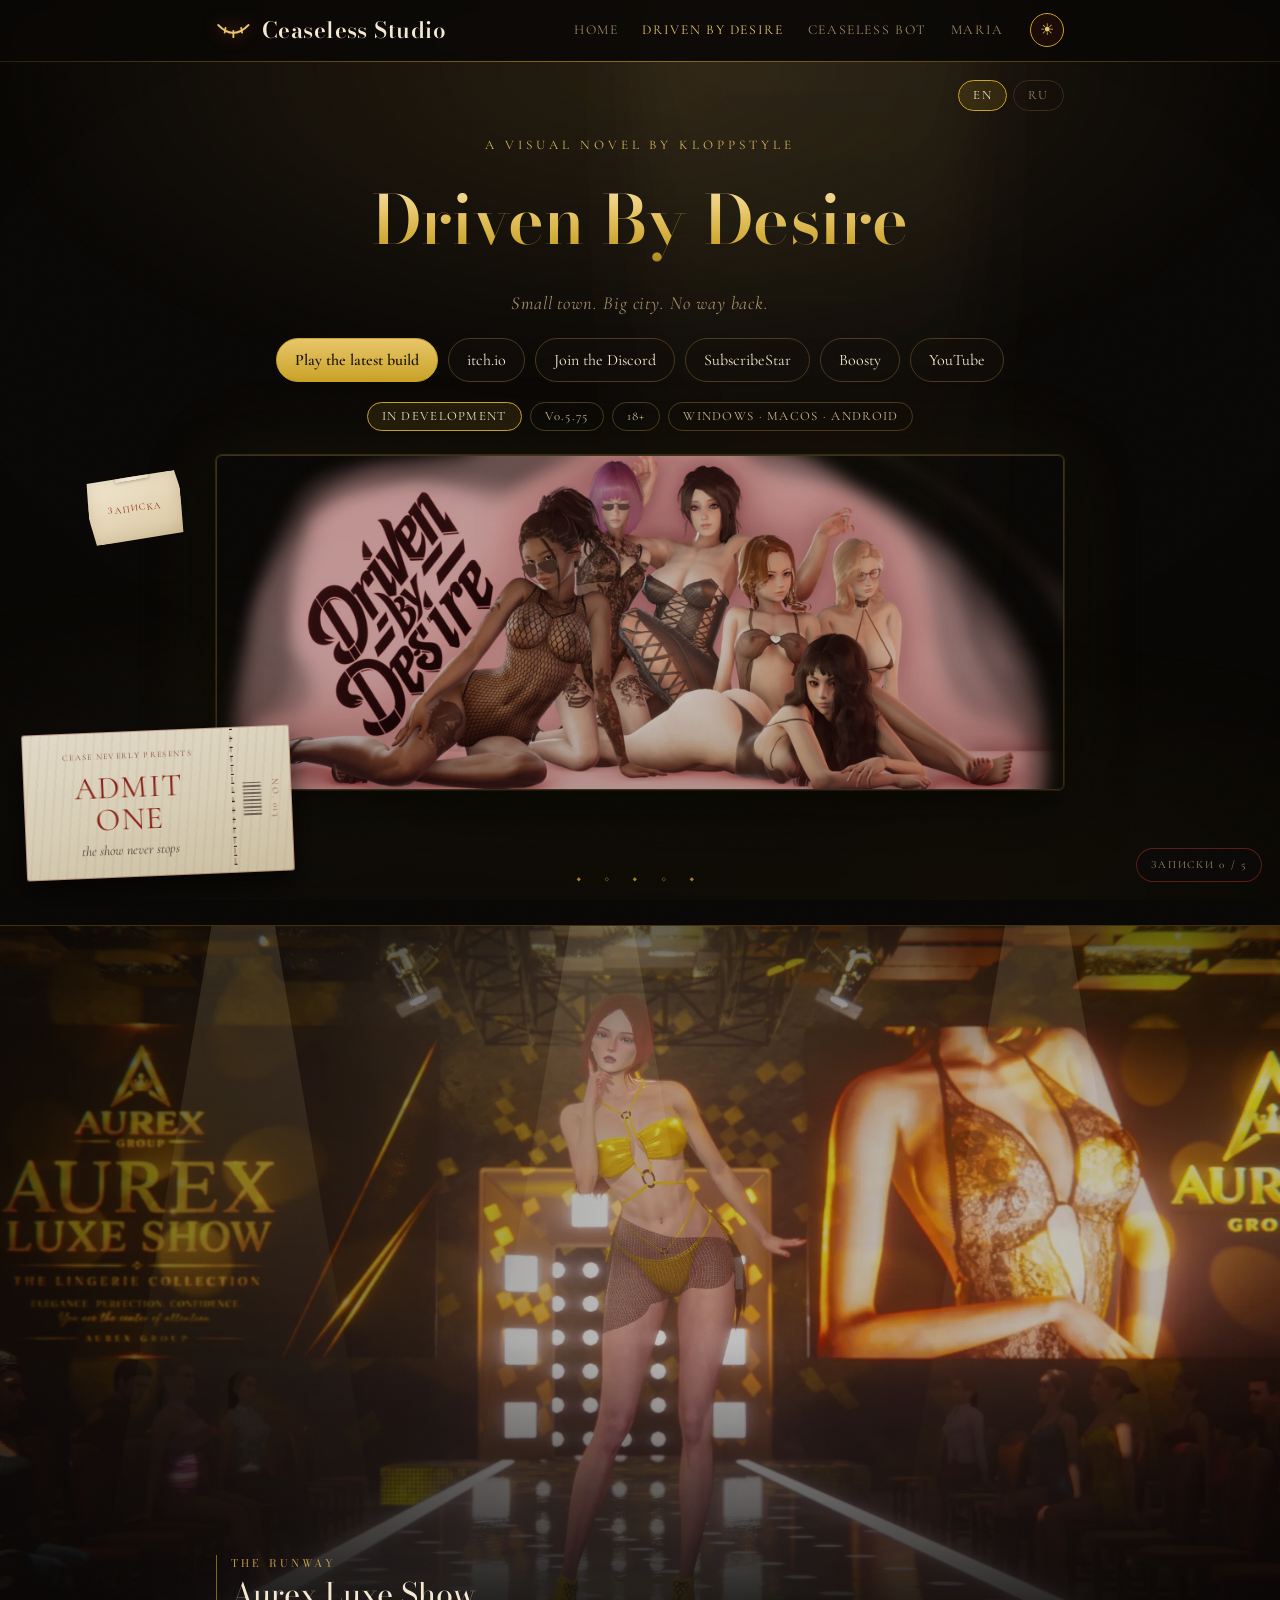
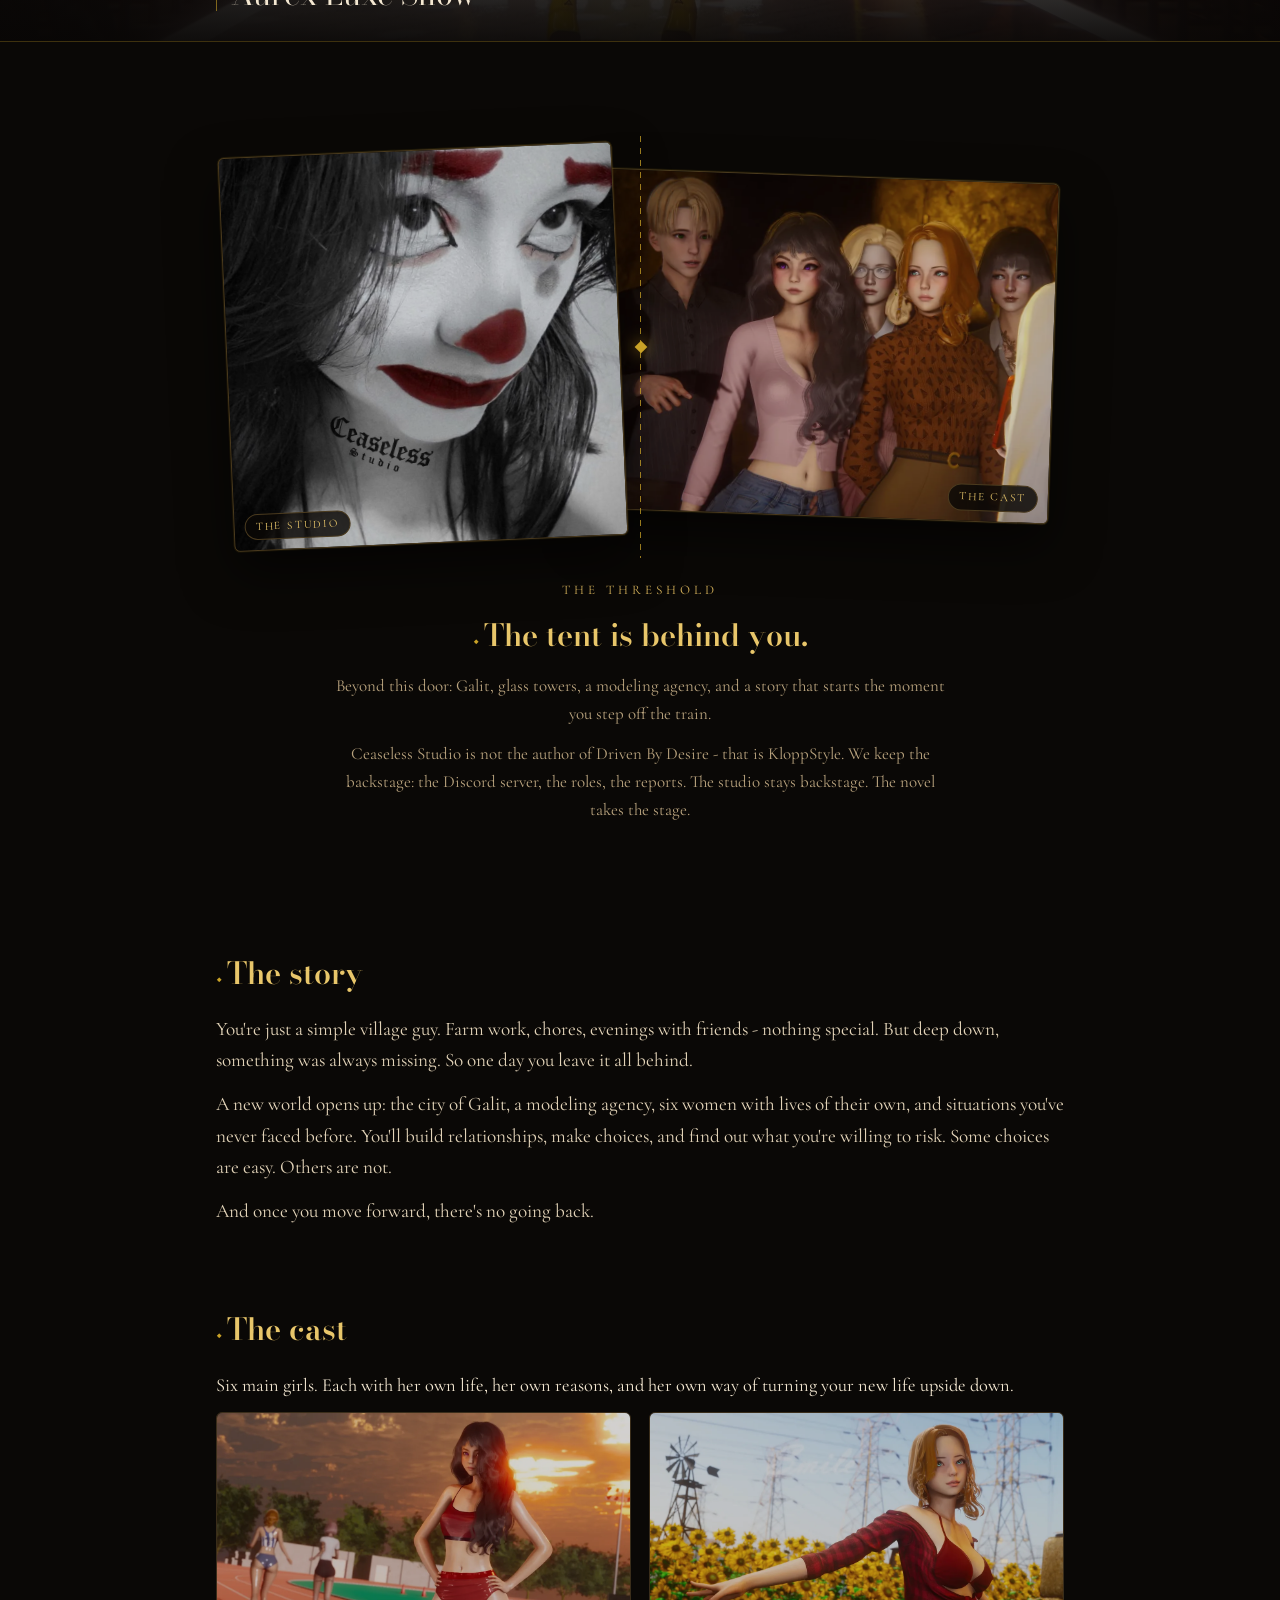
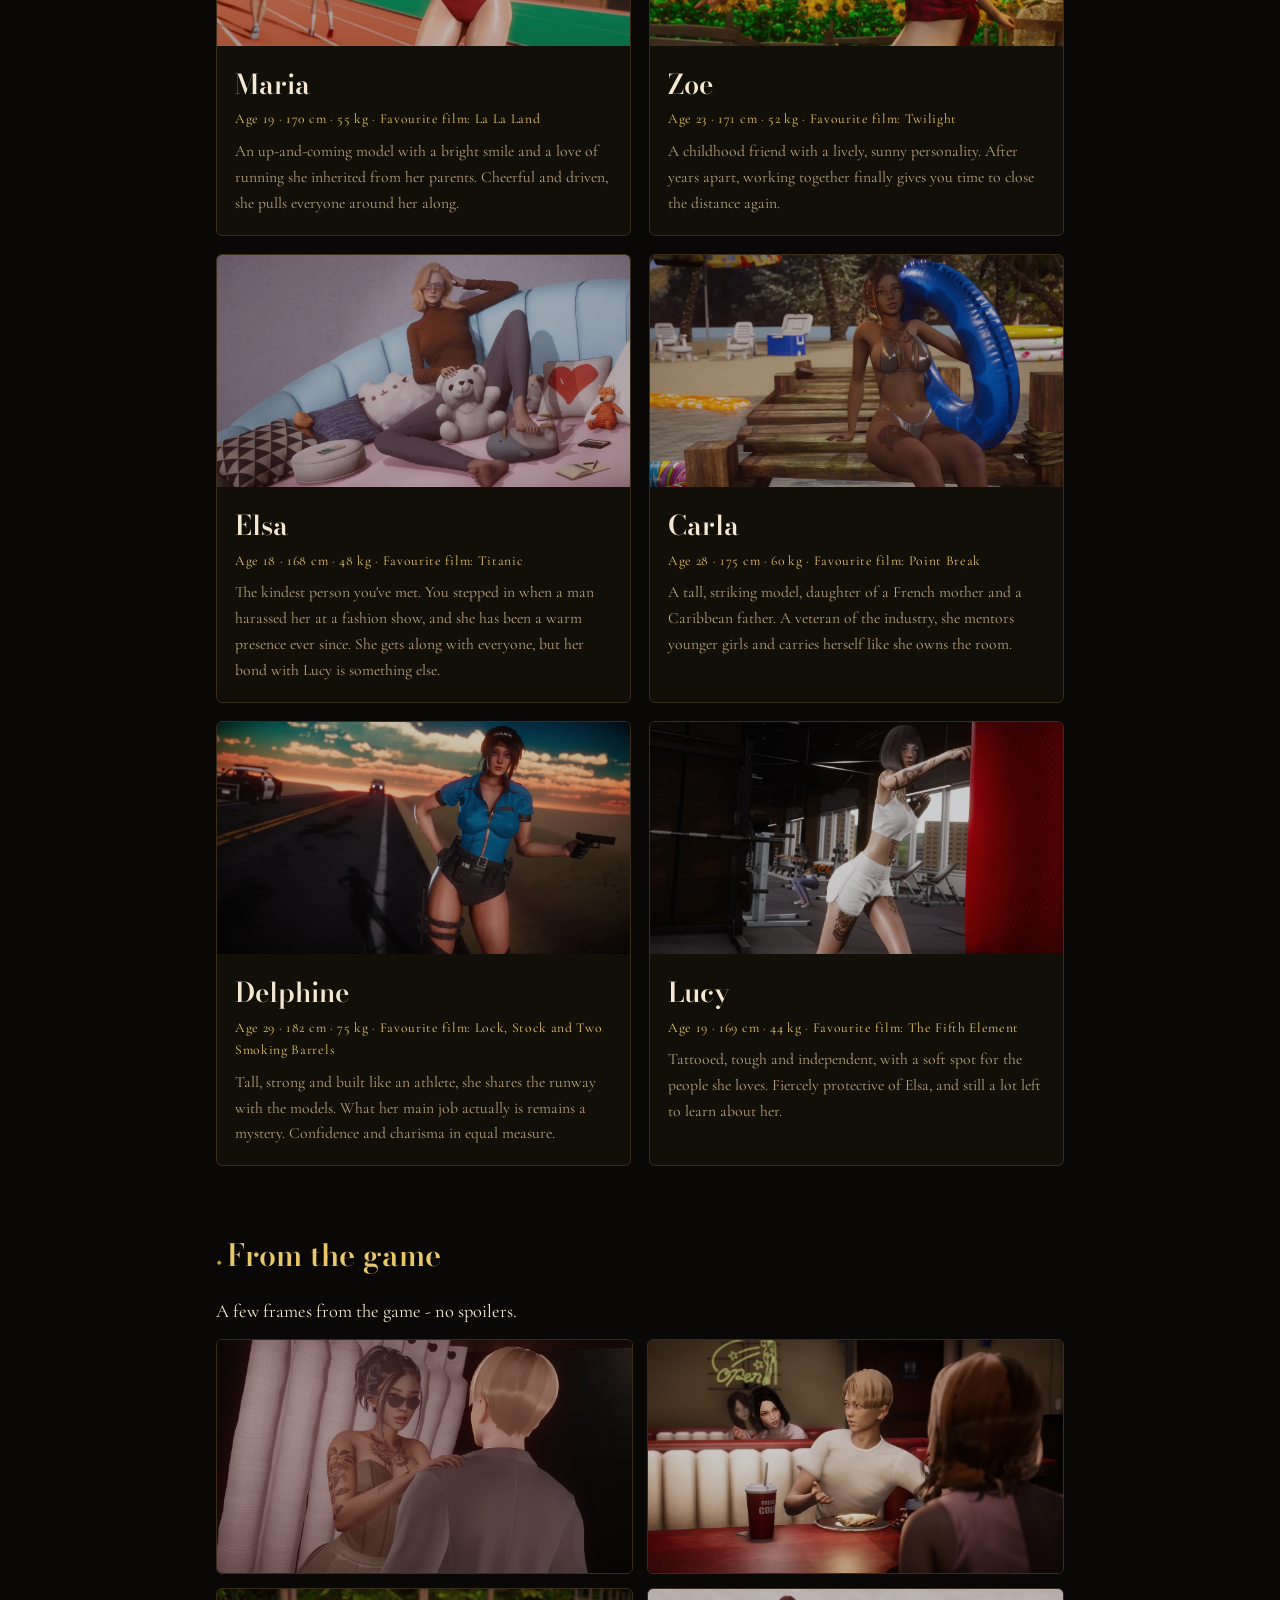
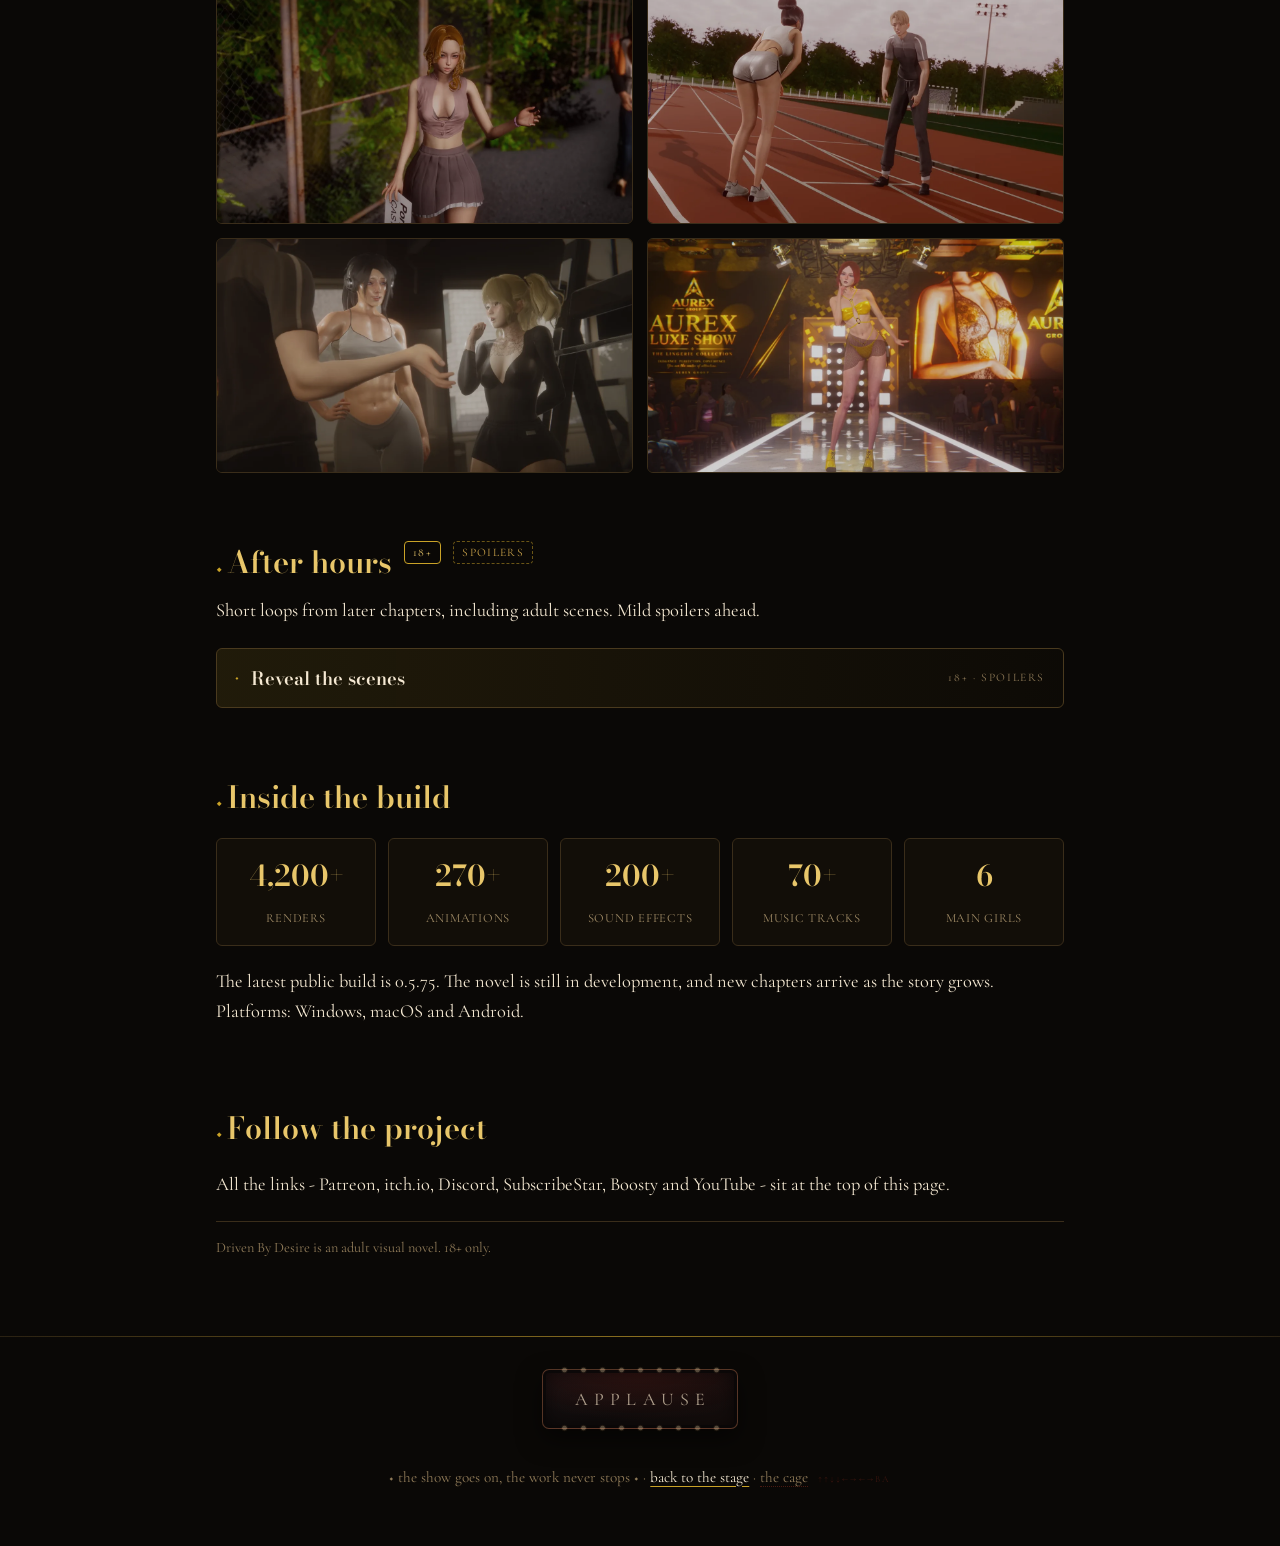
<file: driven-by-desire.html>
﻿<!doctype html>
<html lang="en">
<head>
<meta charset="utf-8">
<meta name="viewport" content="width=device-width, initial-scale=1">
<title>Driven By Desire - Ceaseless Studio</title>
<meta name="description" content="Driven By Desire: a visual novel by KloppStyle. The story, the cast, the art and the latest build - backstage by Ceaseless Studio.">
<meta property="og:title" content="Driven By Desire - Ceaseless Studio">
<meta property="og:description" content="A visual novel by KloppStyle. The story, the cast, the art and the latest build.">
<meta property="og:image" content="assets/driven-by-desire.webp">
<link rel="icon" type="image/png" href="assets/favicon.png">
<link rel="apple-touch-icon" href="assets/apple-touch-icon.png">
<link rel="preconnect" href="https://fonts.googleapis.com">
<link rel="preconnect" href="https://fonts.gstatic.com" crossorigin>
<link href="https://fonts.googleapis.com/css2?family=Bodoni+Moda:opsz,wght@6..96,400;6..96,600;6..96,700&family=Cormorant+Garamond:ital,wght@0,400;0,600;1,400&display=swap" rel="stylesheet">
<link rel="stylesheet" href="style.css">
<link rel="stylesheet" href="brand-mark.css">
<link rel="stylesheet" href="hunt.css">
<link rel="stylesheet" href="surprises.css">
<link rel="stylesheet" href="trace-cards.css">
<link rel="stylesheet" href="night.css">
    <link rel="stylesheet" href="ticket.css">
    <link rel="stylesheet" href="applause.css">
</head>
<body class="novel">
<nav>
  <div class="wrap">
    <a class="brand" href="index.html"><span class="brand-smile" aria-hidden="true"><svg viewBox="0 0 64 32" fill="none" stroke="currentColor" stroke-width="3.4" stroke-linecap="round"><path d="M4 5 Q32 34 60 5"/><path d="M17.5 10.4 L16 19"/><path d="M32 15.8 L32 27.4"/><path d="M46.5 10.4 L48 19"/></svg></span>Ceaseless Studio</a>
    <a class="link" href="index.html">Home</a>
    <a class="link on" href="driven-by-desire.html">Driven By Desire</a>
    <a class="link" href="ceaseless-bot.html">Ceaseless Bot</a>
    <a class="link" href="maria.html">Maria</a>
    <button class="night-toggle" type="button" aria-pressed="false" aria-label="Night mode" title="Night mode">☾</button>
  </div>
  <div class="progress" aria-hidden="true"></div>
</nav>

<main class="wrap">
  <div class="dbd-sides" aria-hidden="true">
    <figure class="dbd-side left s1"><img src="assets/dbd/side-zoe.webp" alt="" loading="lazy" width="330" height="914"></figure>
    <figure class="dbd-side right s2"><img src="assets/dbd/side-maria.webp" alt="" loading="lazy" width="292" height="908"></figure>
    <figure class="dbd-side left s3"><img src="assets/dbd/side-elsa.webp" alt="" loading="lazy" width="256" height="869"></figure>
    <figure class="dbd-side right s4"><img src="assets/dbd/side-delphine.webp" alt="" loading="lazy" width="358" height="900"></figure>
    <figure class="dbd-side left s5"><img src="assets/dbd/side-lucy.webp" alt="" loading="lazy" width="245" height="884"></figure>
    <figure class="dbd-side right s6"><img src="assets/dbd/side-carla.webp" alt="" loading="lazy" width="377" height="923"></figure>
  </div>
  <div class="lang-switch" role="group" aria-label="Language / Язык">
    <button type="button" data-lang="en" class="on" aria-pressed="true">EN</button>
    <button type="button" data-lang="ru" aria-pressed="false">RU</button>
  </div>

  <header class="hero dbd-hero">
    <p class="kicker" data-ru="Визуальная новелла от KloppStyle">A visual novel by KloppStyle</p>
    <h1>Driven By Desire</h1>
    <p class="tagline" data-ru="Маленькая деревня. Большой город. Дороги назад нет.">Small town. Big city. No way back.</p>
    <div class="buttons">
      <a class="btn primary" href="https://www.patreon.com/kloppstyleKS" data-ru="Играть в последнюю сборку на Patreon">Play the latest build</a>
      <a class="btn" href="https://kloppstyle.itch.io/driven-by-desire" data-ru="Сборка на itch.io">itch.io</a>
      <a class="btn" href="https://discord.gg/GB66KgdJ5U" data-ru="Discord-сервер">Join the Discord</a>
      <a class="btn" href="https://subscribestar.adult/kloppstyle1">SubscribeStar</a>
      <a class="btn" href="https://boosty.to/kloppstyle">Boosty</a>
      <a class="btn" href="https://www.youtube.com/@KloppStyle">YouTube</a>
    </div>
    <div class="dbd-badges">
      <span class="dbd-badge hot" data-ru="В разработке">In development</span>
      <span class="dbd-badge">v0.5.75</span>
      <span class="dbd-badge">18+</span>
      <span class="dbd-badge">Windows &middot; macOS &middot; Android</span>
    </div>
    <figure class="dbd-poster">
      <img src="assets/driven-by-desire.webp" alt="Driven By Desire key art: six women in black on a pink backdrop" width="2000" height="787">
    </figure>
  </header>

  <div class="divider">&#9670; &#9671; &#9670; &#9671; &#9670;</div>

  <figure class="dbd-stage reveal">
    <img src="assets/dbd/stage-runway.webp" alt="A model on the Aurex Luxe Show runway" loading="lazy" width="1920" height="1080">
    <div class="dbd-stage-beams" aria-hidden="true"><span></span><span></span><span></span></div>
    <figcaption>
      <span class="dbd-stage-kicker" data-ru="Подиум">The runway</span>
      <span class="dbd-stage-name" data-ru="Aurex Luxe Show">Aurex Luxe Show</span>
    </figcaption>
  </figure>

  <section class="reveal dbd-bridge">
    <div class="dbd-bridge-pair">
      <figure class="dbd-bridge-photo tent">
        <img src="assets/avatar-clown.jpg" alt="The Ceaseless Studio clown portrait" loading="lazy" width="900" height="900">
        <figcaption data-ru="Студия">The studio</figcaption>
      </figure>
      <span class="dbd-bridge-seam" aria-hidden="true"></span>
      <figure class="dbd-bridge-photo runway">
        <img src="assets/dbd/cast-group.webp" alt="The cast of Driven By Desire together" loading="lazy" width="1280" height="720">
        <figcaption data-ru="Каст">The cast</figcaption>
      </figure>
    </div>
    <div class="dbd-bridge-copy">
      <p class="kicker" data-ru="Порог">The threshold</p>
      <h2 data-ru="Шатёр остался позади.">The tent is behind you.</h2>
      <p data-ru="За этой дверью: Галит, стеклянные башни, модельное агентство и история, которая начинается, как только ты сходишь с поезда.">Beyond this door: Galit, glass towers, a modeling agency, and a story that starts the moment you step off the train.</p>
      <p data-ru="Ceaseless Studio - не автор Driven By Desire, автор - KloppStyle. Мы держим бэкстейдж: Discord-сервер, роли, отчёты. Студия остаётся за кулисами. Роман выходит на сцену.">Ceaseless Studio is not the author of Driven By Desire - that is KloppStyle. We keep the backstage: the Discord server, the roles, the reports. The studio stays backstage. The novel takes the stage.</p>
    </div>
  </section>

  <section class="reveal dbd-story">
    <h2 data-ru="Сюжет">The story</h2>
    <p data-ru="Ты простой парень из деревни. Работа на ферме, домашние дела, вечера с друзьями - ничего особенного. Но где-то глубоко всегда было чувство, что чего-то не хватает. И однажды ты решаешь всё бросить.">You're just a simple village guy. Farm work, chores, evenings with friends - nothing special. But deep down, something was always missing. So one day you leave it all behind.</p>
    <p data-ru="Перед тобой открывается новый мир: город Галит, модельное агентство, шесть женщин со своими историями и ситуации, с которыми ты раньше не сталкивался. Ты будешь строить отношения, делать выбор и узнавать, чем готов рискнуть. Некоторые решения даются легко. Другие - нет.">A new world opens up: the city of Galit, a modeling agency, six women with lives of their own, and situations you've never faced before. You'll build relationships, make choices, and find out what you're willing to risk. Some choices are easy. Others are not.</p>
    <p data-ru="И назад дороги уже не будет.">And once you move forward, there's no going back.</p>
  </section>

  <section class="reveal">
    <h2 data-ru="Героини">The cast</h2>
    <p data-ru="Шесть главных героинь. У каждой своя жизнь, свои причины и свой способ перевернуть твою новую жизнь с ног на голову.">Six main girls. Each with her own life, her own reasons, and her own way of turning your new life upside down.</p>
    <div class="cast-grid">
      <article class="cast-card">
        <img src="assets/dbd/maria.webp" alt="Maria on a running track at sunset" loading="lazy" width="1280" height="720">
        <div class="cast-body">
          <h3>Maria</h3>
          <p class="cast-stats" data-ru="19 лет &middot; 170 см &middot; 55 кг &middot; Любимый фильм: «Ла-Ла Ленд»">Age 19 &middot; 170 cm &middot; 55 kg &middot; Favourite film: La La Land</p>
          <p data-ru="Начинающая модель с яркой улыбкой и любовью к бегу, которая досталась ей от родителей. Весёлая и целеустремлённая, она увлекает за собой всех вокруг.">An up-and-coming model with a bright smile and a love of running she inherited from her parents. Cheerful and driven, she pulls everyone around her along.</p>
        </div>
      </article>
      <article class="cast-card">
        <img src="assets/dbd/zoe.webp" alt="Zoe in a sunflower field" loading="lazy" width="1280" height="720">
        <div class="cast-body">
          <h3>Zoe</h3>
          <p class="cast-stats" data-ru="23 года &middot; 171 см &middot; 52 кг &middot; Любимый фильм: «Сумерки»">Age 23 &middot; 171 cm &middot; 52 kg &middot; Favourite film: Twilight</p>
          <p data-ru="Подруга детства с живым и солнечным характером. После долгих лет врозь работа вместе наконец даёт вам время снова стать ближе.">A childhood friend with a lively, sunny personality. After years apart, working together finally gives you time to close the distance again.</p>
        </div>
      </article>
      <article class="cast-card">
        <img src="assets/dbd/elsa.webp" alt="Elsa at a fashion show" loading="lazy" width="1280" height="720">
        <div class="cast-body">
          <h3>Elsa</h3>
          <p class="cast-stats" data-ru="18 лет &middot; 168 см &middot; 48 кг &middot; Любимый фильм: «Титаник»">Age 18 &middot; 168 cm &middot; 48 kg &middot; Favourite film: Titanic</p>
          <p data-ru="Самый добрый человек из всех, кого ты встречал. Ты вмешался, когда на показе к ней пристал мужчина, и с тех пор она рядом. Она ладит со всеми, но с Люси у неё особая связь.">The kindest person you've met. You stepped in when a man harassed her at a fashion show, and she has been a warm presence ever since. She gets along with everyone, but her bond with Lucy is something else.</p>
        </div>
      </article>
      <article class="cast-card">
        <img src="assets/dbd/carla.webp" alt="Carla by the pool" loading="lazy" width="1280" height="720">
        <div class="cast-body">
          <h3>Carla</h3>
          <p class="cast-stats" data-ru="28 лет &middot; 175 см &middot; 60 кг &middot; Любимый фильм: «На гребне волны»">Age 28 &middot; 175 cm &middot; 60 kg &middot; Favourite film: Point Break</p>
          <p data-ru="Высокая, яркая модель, дочь француженки и уроженца Карибов. Ветеран индустрии: наставляет молодых девушек и держится так, будто комната принадлежит ей.">A tall, striking model, daughter of a French mother and a Caribbean father. A veteran of the industry, she mentors younger girls and carries herself like she owns the room.</p>
        </div>
      </article>
      <article class="cast-card">
        <img src="assets/dbd/delphine.webp" alt="Delphine on the road at sunset" loading="lazy" width="1280" height="720">
        <div class="cast-body">
          <h3>Delphine</h3>
          <p class="cast-stats" data-ru="29 лет &middot; 182 см &middot; 75 кг &middot; Любимый фильм: «Карты, деньги, два ствола»">Age 29 &middot; 182 cm &middot; 75 kg &middot; Favourite film: Lock, Stock and Two Smoking Barrels</p>
          <p data-ru="Высокая, сильная, сложенная как атлет, она выходит на подиум вместе с моделями. Чем она зарабатывает на самом деле, пока загадка. Уверенности и обаяния у неё поровну.">Tall, strong and built like an athlete, she shares the runway with the models. What her main job actually is remains a mystery. Confidence and charisma in equal measure.</p>
        </div>
      </article>
      <article class="cast-card">
        <img src="assets/dbd/lucy.webp" alt="Lucy in the boxing gym" loading="lazy" width="1280" height="720">
        <div class="cast-body">
          <h3>Lucy</h3>
          <p class="cast-stats" data-ru="19 лет &middot; 169 см &middot; 44 кг &middot; Любимый фильм: «Пятый элемент»">Age 19 &middot; 169 cm &middot; 44 kg &middot; Favourite film: The Fifth Element</p>
          <p data-ru="Татуированная, резкая и независимая, но очень мягкая с теми, кого любит. Яростно защищает Эльзу, и о ней ещё многое предстоит узнать.">Tattooed, tough and independent, with a soft spot for the people she loves. Fiercely protective of Elsa, and still a lot left to learn about her.</p>
        </div>
      </article>
    </div>
  </section>

  <section class="reveal">
    <h2 data-ru="Кадры из игры">From the game</h2>
    <p data-ru="Несколько кадров из игры - без спойлеров.">A few frames from the game - no spoilers.</p>
    <div class="dbd-gallery">
      <figure><img src="assets/dbd/still-fitting.webp" alt="Carla at a fitting" loading="lazy" width="1280" height="720"></figure>
      <figure><img src="assets/dbd/still-cafe.webp" alt="Evening at the cafe" loading="lazy" width="1280" height="720"></figure>
      <figure><img src="assets/dbd/still-station.webp" alt="A girl waiting at the station" loading="lazy" width="1280" height="720"></figure>
      <figure><img src="assets/dbd/still-run.webp" alt="Maria on the running track" loading="lazy" width="1280" height="720"></figure>
      <figure><img src="assets/dbd/still-gym.webp" alt="Training at the gym" loading="lazy" width="1280" height="720"></figure>
      <figure><img src="assets/dbd/runway-show.webp" alt="A model on the runway in the gold set" loading="lazy" width="1280" height="720"></figure>
    </div>
  </section>

  <section class="reveal dbd-after">
    <div class="dbd-after-head">
      <h2 data-ru="После закрытия">After hours</h2>
      <span class="dbd-age">18+</span>
      <span class="dbd-spoiler" data-ru="Спойлеры">Spoilers</span>
    </div>
    <p data-ru="Короткие зацикленные кадры из поздних глав, в том числе взрослые сцены. Дальше небольшие спойлеры.">Short loops from later chapters, including adult scenes. Mild spoilers ahead.</p>
    <div class="dbd-gate" id="after-gate">
      <button class="dbd-gate-btn" type="button" aria-expanded="false" aria-controls="after-gallery">
        <span class="dbd-gate-mark" aria-hidden="true">&#9670;</span>
        <span class="dbd-gate-label when-closed" data-ru="Показать сцены">Reveal the scenes</span>
        <span class="dbd-gate-label when-open" data-ru="Скрыть сцены">Hide the scenes</span>
        <span class="dbd-gate-meta" data-ru="18+ &middot; спойлеры">18+ &middot; spoilers</span>
      </button>
      <div class="dbd-gallery dbd-reel" id="after-gallery" hidden>
        <figure><video src="assets/dbd/reel-kimberly-kiss.mp4" poster="assets/dbd/reel-kimberly-kiss.jpg" muted loop playsinline preload="none" width="1280" height="720" aria-label="Kimberly and the player at the door"></video></figure>
        <figure><video src="assets/dbd/reel-patricia.mp4" poster="assets/dbd/reel-patricia.jpg" muted loop playsinline preload="none" width="1280" height="720" aria-label="Patricia with the player"></video></figure>
        <figure><video src="assets/dbd/reel-carla.mp4" poster="assets/dbd/reel-carla.jpg" muted loop playsinline preload="none" width="1280" height="720" aria-label="Carla backstage"></video></figure>
        <figure><video src="assets/dbd/reel-kimberly-car.mp4" poster="assets/dbd/reel-kimberly-car.jpg" muted loop playsinline preload="none" width="1280" height="720" aria-label="Kimberly in the car"></video></figure>
        <figure><video src="assets/dbd/reel-car.mp4" poster="assets/dbd/reel-car.jpg" muted loop playsinline preload="none" width="1280" height="720" aria-label="Kimberly behind the wheel"></video></figure>
        <figure><video src="assets/dbd/reel-zoe.mp4" poster="assets/dbd/reel-zoe.jpg" muted loop playsinline preload="none" width="1280" height="720" aria-label="Zoe in her room"></video></figure>
      </div>
      <p class="dbd-note" data-ru="Сцены из взрослой версии игры. 18+.">Scenes from the adult version of the game. 18+.</p>
    </div>
  </section>

  <section class="reveal">
    <h2 data-ru="Что внутри">Inside the build</h2>
    <div class="dbd-stats">
      <div><b>4,200+</b><span data-ru="рендеров">renders</span></div>
      <div><b>270+</b><span data-ru="анимаций">animations</span></div>
      <div><b>200+</b><span data-ru="звуков">sound effects</span></div>
      <div><b>70+</b><span data-ru="треков">music tracks</span></div>
      <div><b>6</b><span data-ru="главных героинь">main girls</span></div>
    </div>
    <p data-ru="Последняя публичная сборка - 0.5.75. Новелла всё ещё в разработке: новые главы выходят по мере развития истории. Платформы: Windows, macOS и Android.">The latest public build is 0.5.75. The novel is still in development, and new chapters arrive as the story grows. Platforms: Windows, macOS and Android.</p>
  </section>

  <section class="reveal">
    <h2 data-ru="Где следить за проектом">Follow the project</h2>
    <p data-ru="Все ссылки - Patreon, itch.io, Discord, SubscribeStar, Boosty и YouTube - в самом верху страницы.">All the links - Patreon, itch.io, Discord, SubscribeStar, Boosty and YouTube - sit at the top of this page.</p>
    <p class="dbd-note" data-ru="Driven By Desire - визуальная новелла для взрослых. Только 18+.">Driven By Desire is an adult visual novel. 18+ only.</p>
  </section>
</main>

<footer>&#9670; the show goes on, the work never stops &#9670; &middot; <a href="index.html">back to the stage</a> &middot; <a class="footer-cage" href="404.html">the cage</a></footer>

<div class="atmosphere" aria-hidden="true">
  <div class="glow"></div>
  <div class="beam beam-a"></div>
  <div class="beam beam-b"></div>
  <div class="haze"></div>
  <canvas class="dust"></canvas>
</div>
<div class="grain" aria-hidden="true"></div>
<div class="torch" aria-hidden="true"></div>
<script src="site.js" defer></script>
  <script>
    (() => {
      const gate = document.getElementById("after-gate");
      if (!gate) return;
      const panel = document.getElementById("after-gallery");
      const vids = panel.querySelectorAll("video");
      const apply = () => {
        if (panel.hidden) {
          vids.forEach((v) => v.pause());
        } else {
          vids.forEach((v) => { v.currentTime = 0; v.play().catch(() => {}); });
        }
      };
      new MutationObserver(apply).observe(panel, { attributes: true, attributeFilter: ["hidden"] });
      apply();
    })();
  </script>
</body>
</html>
</file>
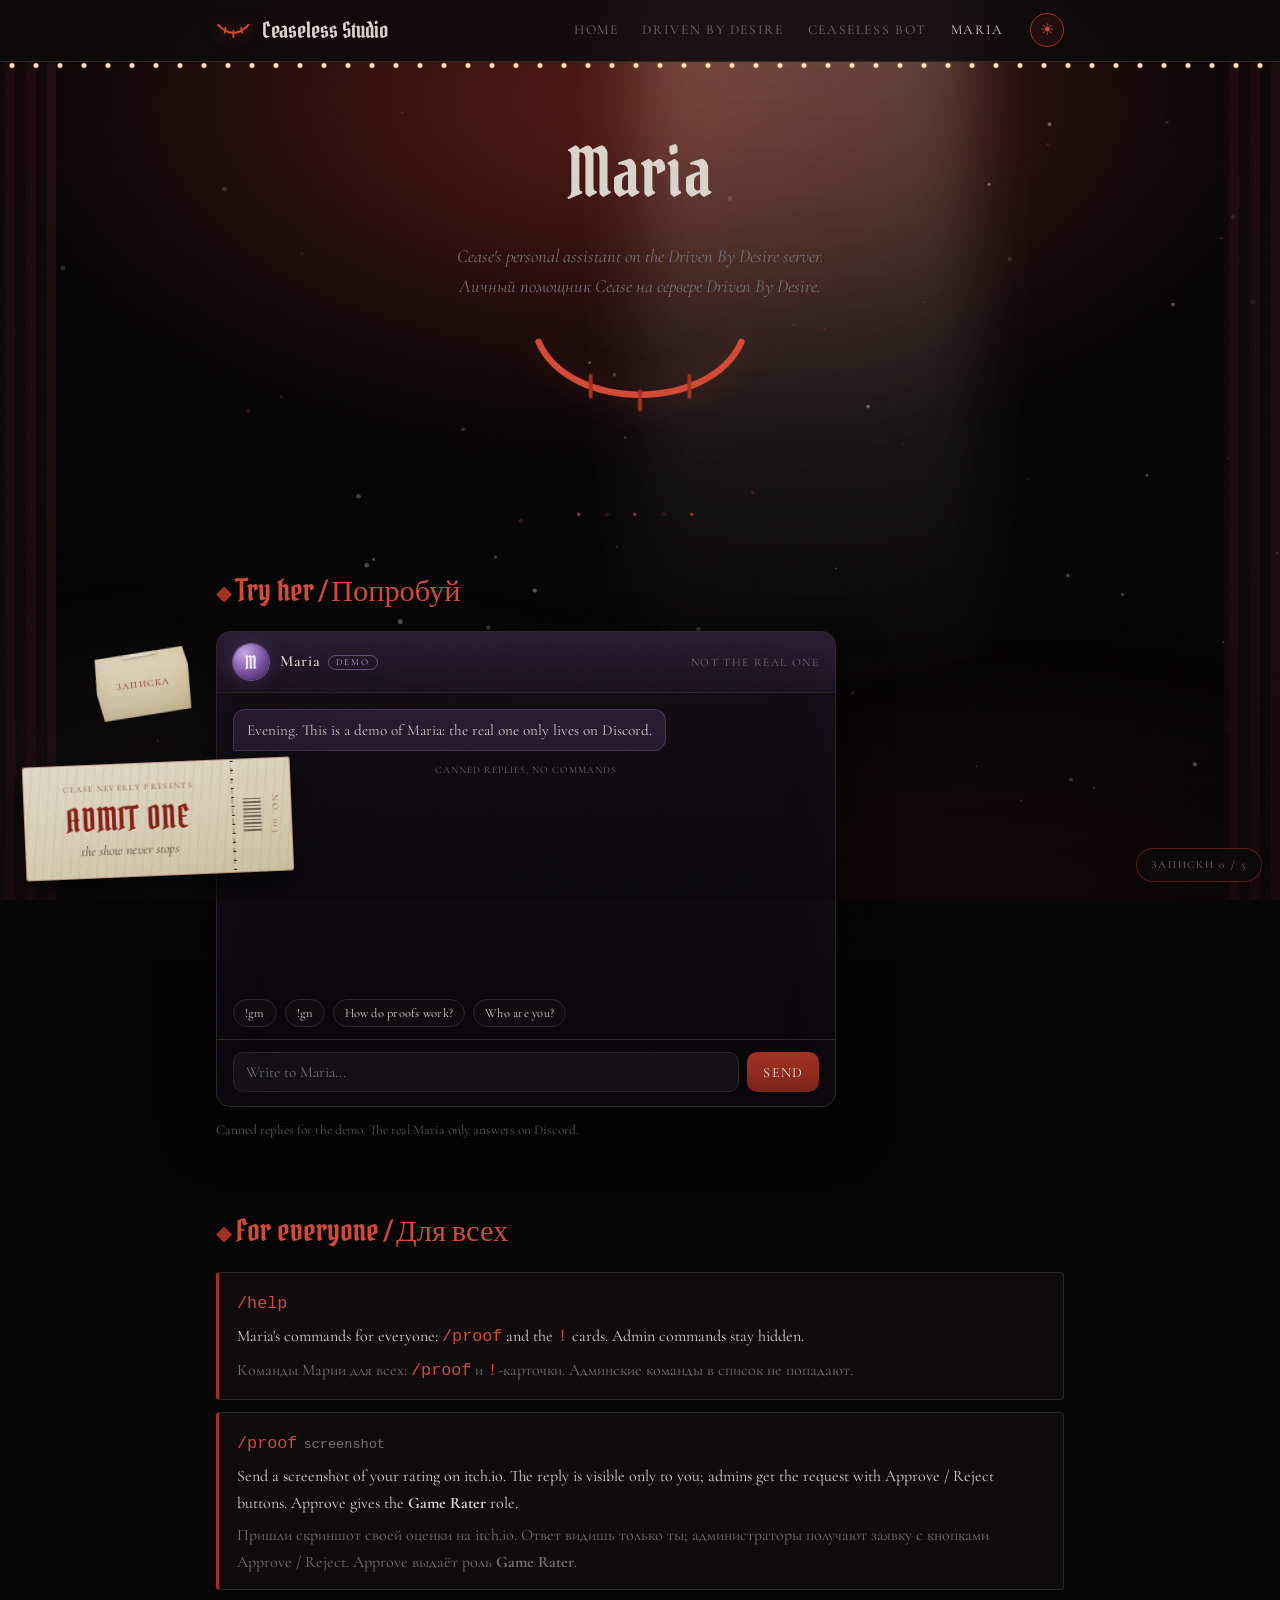
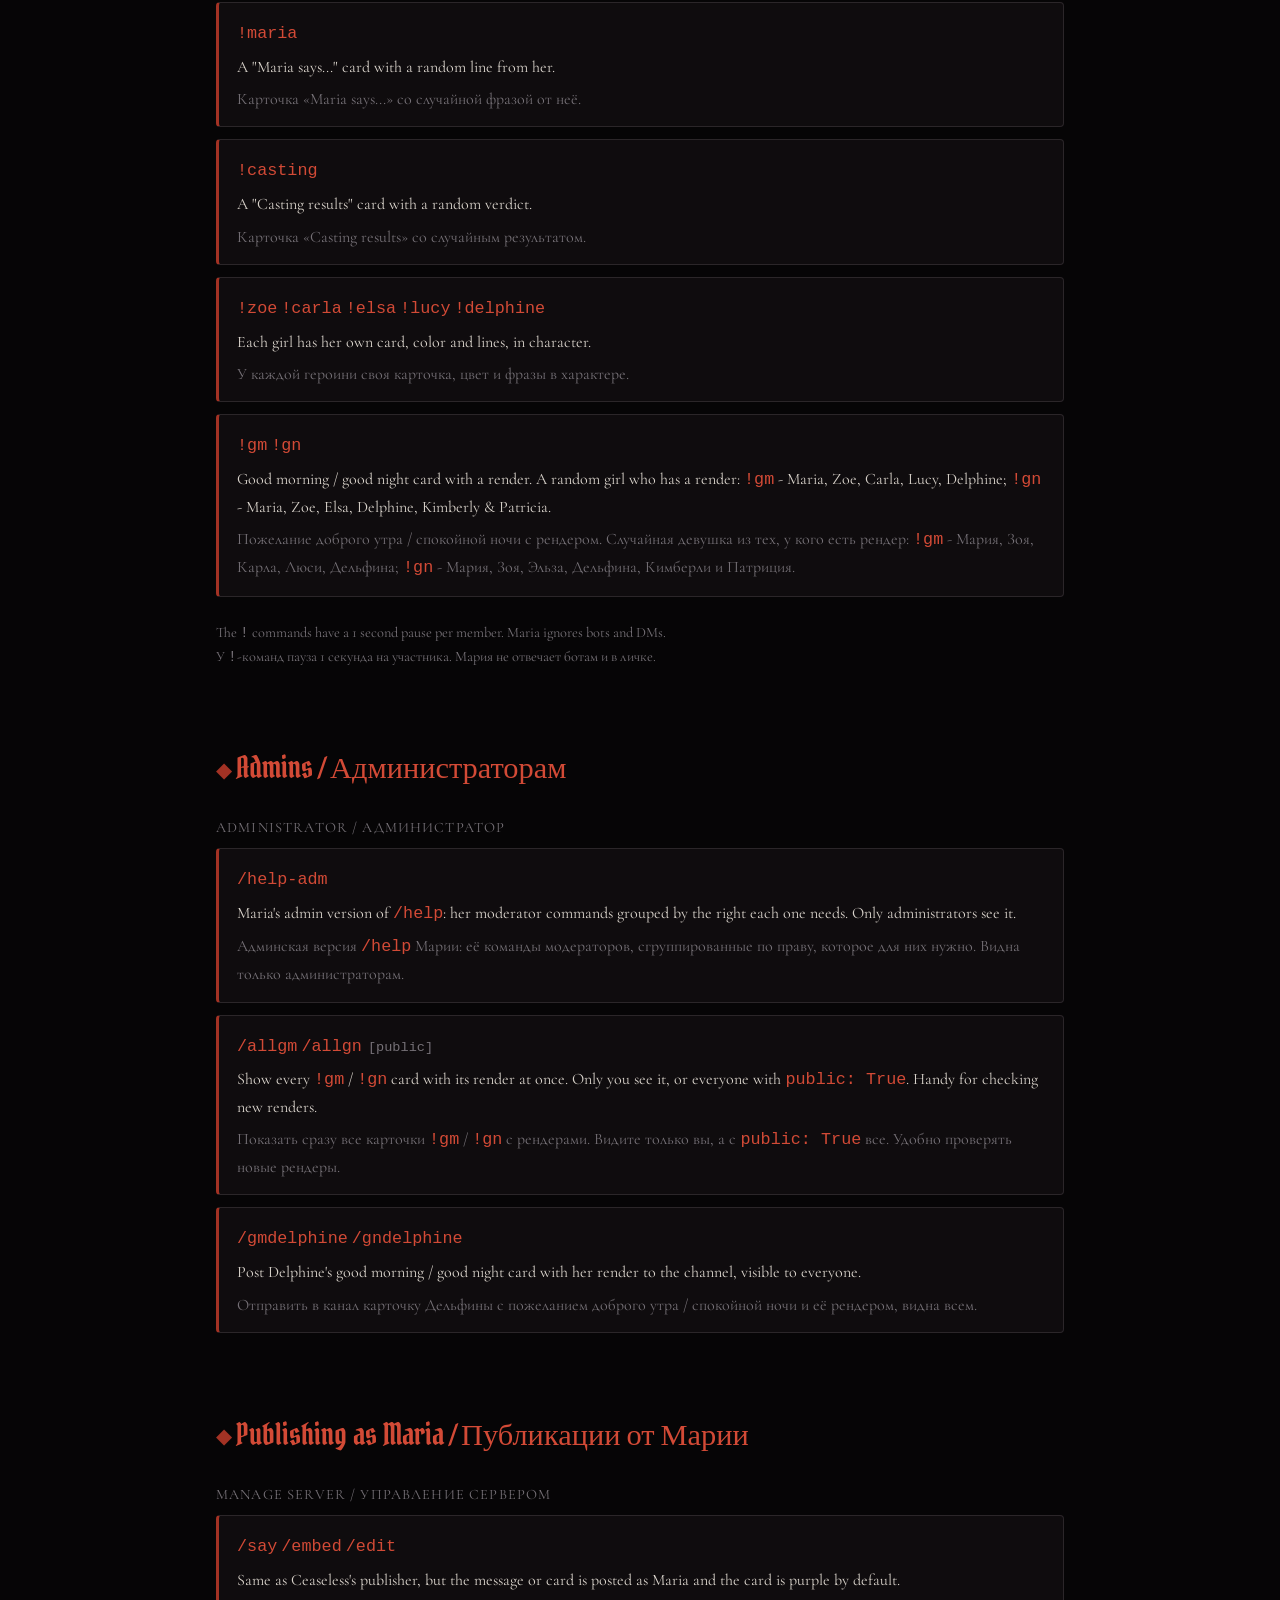
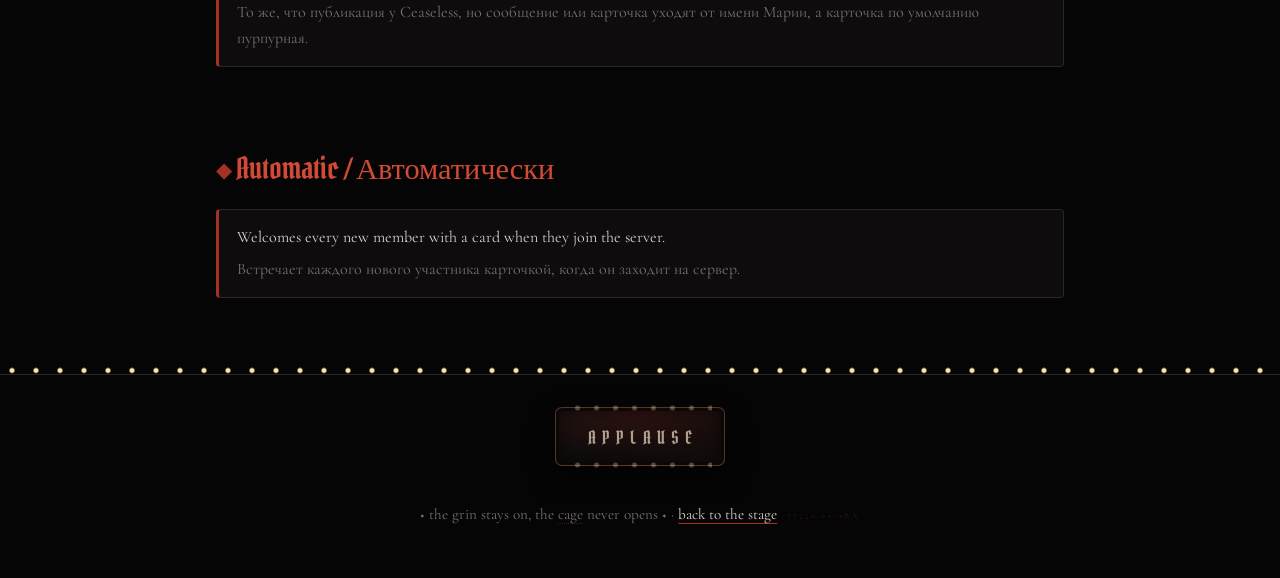
<file: maria.html>
﻿<!doctype html>
<html lang="en">
<head>
<meta charset="utf-8">
<meta name="viewport" content="width=device-width, initial-scale=1">
<title>Maria - Ceaseless Studio</title>
<meta name="description" content="Maria: Cease's personal assistant on the Driven By Desire Discord server.">
<link rel="icon" type="image/png" href="assets/favicon.png">
<link rel="apple-touch-icon" href="assets/apple-touch-icon.png">
<link rel="preconnect" href="https://fonts.googleapis.com">
<link rel="preconnect" href="https://fonts.gstatic.com" crossorigin>
<link href="https://fonts.googleapis.com/css2?family=Cormorant+Garamond:ital,wght@0,400;0,600;1,400&family=Pirata+One&display=swap" rel="stylesheet">
<link rel="stylesheet" href="style.css">
<link rel="stylesheet" href="brand-mark.css">
<link rel="stylesheet" href="hunt.css">
<link rel="stylesheet" href="surprises.css">
<link rel="stylesheet" href="trace-cards.css">
<link rel="stylesheet" href="night.css">
    <link rel="stylesheet" href="ticket.css">
    <link rel="stylesheet" href="applause.css">
    <link rel="stylesheet" href="maria-chat.css">
</head>
<body>
<nav>
  <div class="wrap">
    <a class="brand" href="index.html"><span class="brand-smile" aria-hidden="true"><svg viewBox="0 0 64 32" fill="none" stroke="currentColor" stroke-width="3.4" stroke-linecap="round"><path d="M4 5 Q32 34 60 5"/><path d="M17.5 10.4 L16 19"/><path d="M32 15.8 L32 27.4"/><path d="M46.5 10.4 L48 19"/></svg></span>Ceaseless Studio</a>
    <a class="link" href="index.html">Home</a>
    <a class="link" href="driven-by-desire.html">Driven By Desire</a>
    <a class="link" href="ceaseless-bot.html">Ceaseless Bot</a>
    <a class="link on" href="maria.html">Maria</a>
    <button class="night-toggle" type="button" aria-pressed="false" aria-label="Night mode" title="Night mode">☾</button>
  </div>
  <div class="progress" aria-hidden="true"></div>
</nav>

<main class="wrap">

  <header class="hero">
    <h1>Maria</h1>
    <p class="lead">Cease's personal assistant on the Driven By Desire server.<br>
      Личный помощник Cease на сервере Driven By Desire.</p>
    <svg class="grin" viewBox="0 0 200 84" aria-hidden="true" focusable="false">
      <path class="line" pathLength="100" d="M22 20 C 46 74, 154 74, 178 20"></path>
      <path class="tick" d="M62 46 v16"></path>
      <path class="tick" d="M100 58 v14"></path>
      <path class="tick" d="M138 46 v16"></path>
    </svg>
  </header>

  <div class="divider">&#9670; &#9671; &#9670; &#9671; &#9670;</div>

  <section class="reveal chat-section">
    <h2>Try her / Попробуй</h2>
    <div class="chat-demo">
      <div class="chat-head">
        <span class="chat-avatar" aria-hidden="true">M</span>
        <span class="chat-who"><strong>Maria</strong><span class="chat-tag">demo</span></span>
        <span class="chat-state">not the real one</span>
      </div>
      <div class="chat-log" aria-live="polite"></div>
      <div class="chat-chips">
        <button class="chat-chip" type="button" data-ask="!gm">!gm</button>
        <button class="chat-chip" type="button" data-ask="!gn">!gn</button>
        <button class="chat-chip" type="button" data-ask="How do proofs work?">How do proofs work?</button>
        <button class="chat-chip" type="button" data-ask="Who are you?">Who are you?</button>
      </div>
      <form class="chat-form">
        <input class="chat-input" type="text" placeholder="Write to Maria..." aria-label="Message to Maria" autocomplete="off" maxlength="200">
        <button class="chat-send" type="submit">Send</button>
      </form>
    </div>
    <p class="chat-hint">Canned replies for the demo. The real Maria only answers on Discord.</p>
  </section>

  <section class="reveal">
    <h2>For everyone / Для всех</h2>
    <div class="cmd">
      <code>/help</code>
      <p>Maria's commands for everyone: <code>/proof</code> and the <code>!</code> cards. Admin commands stay hidden.</p>
      <p class="ru">Команды Марии для всех: <code>/proof</code> и <code>!</code>-карточки. Админские команды в список не попадают.</p>
    </div>
    <div class="cmd">
      <code>/proof</code><span class="opts">screenshot</span>
      <p>Send a screenshot of your rating on itch.io. The reply is visible only to you; admins get the request with Approve / Reject buttons. Approve gives the <b>Game Rater</b> role.</p>
      <p class="ru">Пришли скриншот своей оценки на itch.io. Ответ видишь только ты; администраторы получают заявку с кнопками Approve / Reject. Approve выдаёт роль <b>Game Rater</b>.</p>
    </div>
    <div class="cmd">
      <code>!maria</code>
      <p>A "Maria says..." card with a random line from her.</p>
      <p class="ru">Карточка «Maria says...» со случайной фразой от неё.</p>
    </div>
    <div class="cmd">
      <code>!casting</code>
      <p>A "Casting results" card with a random verdict.</p>
      <p class="ru">Карточка «Casting results» со случайным результатом.</p>
    </div>
    <div class="cmd">
      <code>!zoe</code> <code>!carla</code> <code>!elsa</code> <code>!lucy</code> <code>!delphine</code>
      <p>Each girl has her own card, color and lines, in character.</p>
      <p class="ru">У каждой героини своя карточка, цвет и фразы в характере.</p>
    </div>
    <div class="cmd">
      <code>!gm</code> <code>!gn</code>
      <p>Good morning / good night card with a render. A random girl who has a render: <code>!gm</code> - Maria, Zoe, Carla, Lucy, Delphine; <code>!gn</code> - Maria, Zoe, Elsa, Delphine, Kimberly &amp; Patricia.</p>
      <p class="ru">Пожелание доброго утра / спокойной ночи с рендером. Случайная девушка из тех, у кого есть рендер: <code>!gm</code> - Мария, Зоя, Карла, Люси, Дельфина; <code>!gn</code> - Мария, Зоя, Эльза, Дельфина, Кимберли и Патриция.</p>
    </div>
    <p class="perm" style="text-transform:none;letter-spacing:0">The <code>!</code> commands have a 1 second pause per member. Maria ignores bots and DMs.<br>
      У <code>!</code>-команд пауза 1 секунда на участника. Мария не отвечает ботам и в личке.</p>
  </section>

  <section class="reveal">
    <h2>Admins / Администраторам</h2>
    <div class="perm">Administrator / Администратор</div>
    <div class="cmd">
      <code>/help-adm</code>
      <p>Maria's admin version of <code>/help</code>: her moderator commands grouped by the right each one needs. Only administrators see it.</p>
      <p class="ru">Админская версия <code>/help</code> Марии: её команды модераторов, сгруппированные по праву, которое для них нужно. Видна только администраторам.</p>
    </div>
    <div class="cmd">
      <code>/allgm</code> <code>/allgn</code><span class="opts">[public]</span>
      <p>Show every <code>!gm</code> / <code>!gn</code> card with its render at once. Only you see it, or everyone with <code>public: True</code>. Handy for checking new renders.</p>
      <p class="ru">Показать сразу все карточки <code>!gm</code> / <code>!gn</code> с рендерами. Видите только вы, а с <code>public: True</code> все. Удобно проверять новые рендеры.</p>
    </div>
    <div class="cmd">
      <code>/gmdelphine</code> <code>/gndelphine</code>
      <p>Post Delphine's good morning / good night card with her render to the channel, visible to everyone.</p>
      <p class="ru">Отправить в канал карточку Дельфины с пожеланием доброго утра / спокойной ночи и её рендером, видна всем.</p>
    </div>
  </section>

  <section class="reveal">
    <h2>Publishing as Maria / Публикации от Марии</h2>
    <div class="perm">Manage Server / Управление сервером</div>
    <div class="cmd">
      <code>/say</code> <code>/embed</code> <code>/edit</code>
      <p>Same as Ceaseless's publisher, but the message or card is posted as Maria and the card is purple by default.</p>
      <p class="ru">То же, что публикация у Ceaseless, но сообщение или карточка уходят от имени Марии, а карточка по умолчанию пурпурная.</p>
    </div>
  </section>

  <section class="reveal">
    <h2>Automatic / Автоматически</h2>
    <div class="cmd">
      <p style="margin:0">Welcomes every new member with a card when they join the server.</p>
      <p class="ru">Встречает каждого нового участника карточкой, когда он заходит на сервер.</p>
    </div>
  </section>
</main>

<footer>&#9670; the grin stays on, the <a class="footer-cage" href="404.html">cage</a> never opens &#9670; &middot; <a href="index.html">back to the stage</a></footer>

<div class="atmosphere" aria-hidden="true">
  <div class="glow"></div>
  <div class="beam beam-a"></div>
  <div class="beam beam-b"></div>
  <div class="haze"></div>
  <canvas class="dust"></canvas>
</div>
<div class="grain" aria-hidden="true"></div>
<div class="torch" aria-hidden="true"></div>
<script src="site.js" defer></script>
</body>
</html>
</file>
<file: style.css>
:root {
  --bg: #0d0b0c;
  --panel: #151213;
  --fg: #ede8e0;
  --muted: #8e8a8f;
  --line: #3a3436;
  --accent: #992d22;
  --accent-hi: #c0402f;
  --mx: 50vw; /* курсор для прожектора (ставит site.js) */
  --my: 30vh;
}
* { box-sizing: border-box; }
html { scroll-behavior: smooth; }
body {
  margin: 0;
  background:
    radial-gradient(ellipse at 50% -10%, #2a1a1a 0%, transparent 55%),
    var(--bg);
  color: var(--fg);
  font-family: 'Cormorant Garamond', Georgia, serif;
  font-size: 1.15rem;
  line-height: 1.65;
}
h1, h2, h3 { font-family: 'Pirata One', 'UnifrakturCook', serif; font-weight: 400; margin: 0; }
a { color: var(--fg); text-decoration-color: var(--accent); text-underline-offset: 4px; }
a:hover { color: var(--accent-hi); }
.wrap { max-width: 880px; margin: 0 auto; padding: 0 16px; }

/* меню */
nav { border-bottom: 1px solid var(--line); background: rgba(13, 11, 12, .85); position: sticky; top: 0; backdrop-filter: blur(6px); z-index: 5; }
nav .wrap { display: flex; gap: 24px; align-items: center; padding-top: 12px; padding-bottom: 12px; }
nav .brand { font-family: 'Pirata One', serif; font-size: 1.4rem; text-decoration: none; margin-right: auto; }
nav a.link { text-decoration: none; color: var(--muted); letter-spacing: .12em; text-transform: uppercase; font-size: .85rem; }
nav a.link:hover, nav a.link.on { color: var(--fg); }

/* шапка */
.hero { text-align: center; padding: 56px 0 40px; }
.hero h1 { font-size: clamp(2.4rem, 9vw, 4.2rem); margin: 0; letter-spacing: .02em; }
.hero p.lead { color: var(--muted); font-style: italic; max-width: 560px; margin: 12px auto 0; }

/* герой-сцена: медальон с портретом, имя, слоган, ромбы, пол сцены */
.home .hero { position: relative; padding: 36px 0 28px; }

.stage-cone {
  position: absolute; left: 50%; top: -70px; width: min(520px, 92vw); height: 600px;
  transform: translateX(-50%);
  background: linear-gradient(180deg, rgba(255, 219, 176, .15), rgba(255, 219, 176, .03) 58%, transparent);
  clip-path: polygon(45% 0, 55% 0, 100% 100%, 0 100%);
  filter: blur(24px); pointer-events: none; z-index: -1;
  animation: cone-sway 11s ease-in-out infinite alternate;
}

.medallion {
  position: relative; width: clamp(176px, 30vw, 236px); aspect-ratio: 1;
  margin: 4px auto 26px; z-index: 1; will-change: transform;
}
.medallion .portrait {
  display: block; width: 100%; height: 100%; object-fit: cover; border-radius: 50%;
  filter: contrast(1.02) brightness(.99);
}
.medallion::before {
  content: ""; position: absolute; inset: -8px; border-radius: 50%; pointer-events: none;
  border: 2px solid #7d231b;
  box-shadow: 0 0 26px rgba(153, 45, 34, .55), 0 0 0 1px rgba(0, 0, 0, .85);
}
.medallion::after {
  content: ""; position: absolute; inset: 0; border-radius: 50%; pointer-events: none;
  box-shadow: inset 0 0 30px rgba(0, 0, 0, .8);
  background: radial-gradient(circle at 50% 38%, transparent 52%, rgba(0, 0, 0, .45));
}
.medallion .bulbs {
  position: absolute; inset: -16px; border-radius: 50%; pointer-events: none;
  background: repeating-conic-gradient(from 0deg, #ffeccd 0deg 1.5deg, rgba(255, 205, 150, .35) 1.5deg 3deg, transparent 3deg 24deg);
  -webkit-mask: radial-gradient(circle closest-side, transparent 96%, #000 97%, #000 99.4%, transparent 100%);
  mask: radial-gradient(circle closest-side, transparent 96%, #000 97%, #000 99.4%, transparent 100%);
  filter: drop-shadow(0 0 6px rgba(255, 190, 120, .8));
  animation: bulbs-ring 9s steps(15, end) infinite;
}
.medallion .gloss {
  position: absolute; inset: 0; border-radius: 50%; pointer-events: none; overflow: hidden;
  background: linear-gradient(112deg, transparent 36%, rgba(255, 242, 226, .22) 47%, rgba(255, 242, 226, .04) 55%, transparent 64%);
  background-size: 250% 100%; background-position: 140% 0;
  mix-blend-mode: screen; animation: gloss 7s ease-in-out 2.2s infinite;
}

.kicker { margin: 0 0 8px; font-size: .82rem; letter-spacing: .3em; text-transform: uppercase; color: var(--muted); }
.home .hero h1 { font-size: clamp(2.8rem, 9vw, 4.6rem); line-height: .95; letter-spacing: .01em; }
.tagline { margin: 12px 0 0; font-style: italic; color: var(--muted); letter-spacing: .05em; }

.diamonds { display: flex; align-items: center; justify-content: center; gap: 12px; margin: 20px 0 0; }
.diamonds i { display: block; width: 9px; height: 9px; background: #9a9499; transform: rotate(45deg); }
.diamonds i.hollow { background: transparent; border: 1px solid #9a9499; }
.diamonds i.hot { background: var(--accent-hi); animation: hot-pulse 4.5s ease-in-out infinite alternate; }
.diamonds::before, .diamonds::after { content: ""; width: 44px; height: 1px; }
.diamonds::before { background: linear-gradient(90deg, transparent, var(--line)); }
.diamonds::after { background: linear-gradient(90deg, var(--line), transparent); }

.home .hero p.lead { margin-top: 20px; }
.divider { text-align: center; color: var(--accent); letter-spacing: .5em; margin: 32px 0; user-select: none; }

/* секции */
section { padding: 32px 0; }
h2 { color: var(--accent-hi); font-size: 1.9rem; margin-bottom: 16px; }
h2::before { content: '\25C6\00a0'; color: var(--accent); font-size: .7em; vertical-align: middle; }
.reveal.in h2 { animation: head-in .9s cubic-bezier(.2, .7, .2, 1) both; }
p { margin: 0 0 12px; }

/* карточки */
.grid { display: grid; gap: 16px; grid-template-columns: repeat(auto-fit, minmax(240px, 1fr)); }
.card {
  background: var(--panel); border: 1px solid var(--line); border-radius: 6px; padding: 20px;
  transition: border-color .2s, transform .18s ease, box-shadow .25s;
  will-change: transform;
}
.card:hover {
  border-color: var(--accent);
  box-shadow: 0 10px 34px rgba(0, 0, 0, .45), 0 0 24px rgba(153, 45, 34, .22);
}
.card h3 { font-size: 1.5rem; margin-bottom: 4px; }
.card .role { color: var(--accent-hi); font-size: .85rem; letter-spacing: .12em; text-transform: uppercase; margin-bottom: 8px; }
.card p { color: var(--muted); font-size: 1rem; margin: 0; }
.card a.more { display: inline-block; margin-top: 12px; font-size: .95rem; }

.tiers { display: grid; gap: 12px; grid-template-columns: repeat(auto-fit, minmax(130px, 1fr)); margin-top: 16px; }
.tier { text-align: center; background: var(--panel); border: 1px solid var(--line); border-radius: 6px; padding: 12px 8px; font-size: .95rem; }
.tier img { width: 100%; height: auto; border-radius: 4px; display: block; margin-bottom: 8px; }

/* список команд */
.cmd { background: var(--panel); border: 1px solid var(--line); border-left: 3px solid var(--accent); border-radius: 4px; padding: 14px 18px; margin-bottom: 12px; }
.cmd code { color: var(--accent-hi); font-size: 1.05rem; }
.cmd .opts { color: var(--muted); font-family: ui-monospace, Consolas, monospace; font-size: .85rem; margin-left: 6px; }
.cmd p { margin: 6px 0 0; font-size: 1rem; }
.cmd p.ru { color: var(--muted); }
.cmd { position: relative; overflow: hidden; }
.cmd::after {
  content: ""; position: absolute; inset: 0; pointer-events: none;
  background: linear-gradient(106deg, transparent 40%, rgba(255, 226, 196, .09) 50%, transparent 60%);
  transform: translateX(-130%); transition: transform .9s ease;
}
.cmd:hover::after { transform: translateX(130%); }
.cmd:hover { border-left-color: var(--accent-hi); }
.perm { color: var(--muted); font-size: .9rem; margin: 24px 0 8px; letter-spacing: .08em; text-transform: uppercase; }

/* значки */
.badges { display: flex; flex-wrap: wrap; gap: 8px; }
.badge { border: 1px solid var(--line); border-radius: 999px; padding: 2px 14px; font-size: .95rem; color: var(--muted); }
.badge.hot { border-color: var(--accent); color: var(--fg); }

footer { border-top: 1px solid var(--line); text-align: center; color: var(--muted); padding: 32px 0 56px; margin-top: 32px; font-size: .95rem; }

/* появление при прокрутке + виньетка, которая гаснет при входе */
.reveal {
  opacity: 0; transform: translateY(16px);
  box-shadow: inset 0 0 90px rgba(0, 0, 0, .55);
  transition: opacity .7s ease, transform .7s ease, box-shadow 1.1s ease;
}
.reveal.in { opacity: 1; transform: none; box-shadow: inset 0 0 0 rgba(0, 0, 0, 0); }
@media (prefers-reduced-motion: reduce) {
  .reveal { opacity: 1; transform: none; box-shadow: none; transition: none; }
  html { scroll-behavior: auto; }
  .card { transition: none; }
}
@media (max-width: 520px) {
  nav .wrap { gap: 10px; padding-top: 8px; padding-bottom: 8px; }
  nav .brand { font-size: 1.02rem; }
  nav a.link { font-size: .66rem; letter-spacing: .05em; }
}

/* главный проект */
.feature {
  position: relative; background: linear-gradient(160deg, #1d1112 0%, var(--panel) 60%);
  border: 1px solid var(--accent); border-radius: 8px; padding: 32px 24px 24px;
  box-shadow: 0 0 40px rgba(153, 45, 34, .3), inset 0 0 0 1px rgba(153, 45, 34, .25);
}
.feature .flag {
  position: absolute; top: -13px; left: 24px; background: var(--accent); color: var(--fg);
  font-size: .8rem; letter-spacing: .2em; text-transform: uppercase; padding: 2px 14px; border-radius: 999px;
}
.feature h3 { font-size: clamp(2rem, 6vw, 2.8rem); }
.feature .role { color: var(--accent-hi); letter-spacing: .12em; text-transform: uppercase; font-size: .9rem; margin: 4px 0 16px; }
.feature .links { margin: 20px 0 0; }

/* ==========================================================================
   Сцена: фоновые слои, свет, лампочки, занавес
   Всё на transform/opacity, отключается через prefers-reduced-motion
   ========================================================================== */

/* задник: держит свечение, прожекторы, пыль и бархат по краям */
.atmosphere { position: fixed; inset: 0; z-index: -1; overflow: hidden; pointer-events: none; }

/* бархатные складки по краям экрана */
.atmosphere::before,
.atmosphere::after {
  content: ""; position: absolute; top: 0; bottom: 0; width: min(56px, 6vw);
  background: repeating-linear-gradient(90deg, #170a0b 0 5px, #2c1114 5px 15px, #150809 15px 21px);
  opacity: .6; animation: folds 90s linear infinite;
}
.atmosphere::before { left: 0; }
.atmosphere::after { right: 0; animation-direction: reverse; }

/* дыхание багрового света сверху */
.glow {
  position: absolute; left: -10%; right: -10%; top: -25vh; height: 90vh;
  background: radial-gradient(ellipse 60% 60% at 50% 40%, rgba(153, 45, 34, .55), rgba(153, 45, 34, 0) 70%);
  filter: blur(30px); mix-blend-mode: screen;
  animation: breathe 18s ease-in-out infinite alternate;
}

/* два прожектора, медленно качаются над сценой */
.beam {
  position: absolute; top: -45vh; left: 50%; width: 26vw; height: 150vh;
  transform-origin: 50% 0; filter: blur(30px); mix-blend-mode: screen;
  background: linear-gradient(180deg, rgba(255, 231, 205, .26), rgba(255, 231, 205, .06) 55%, transparent 80%);
}
.beam-a { animation: sweep-a 22s ease-in-out infinite alternate; }
.beam-b { opacity: .7; animation: sweep-b 27s ease-in-out infinite alternate; }

/* дымка у сцены, медленно плывёт */
.haze {
  position: absolute; left: -20%; right: -20%; bottom: -12vh; height: 65vh;
  background:
    radial-gradient(ellipse 42% 60% at 30% 70%, rgba(205, 175, 165, .10), transparent 70%),
    radial-gradient(ellipse 46% 55% at 68% 80%, rgba(153, 45, 34, .16), transparent 72%);
  filter: blur(26px); mix-blend-mode: screen; opacity: .6;
  animation: haze 36s ease-in-out infinite alternate;
}

.dust { position: absolute; inset: 0; width: 100%; height: 100%; }

/* плёночное зерно поверх страницы */
.grain {
  position: fixed; inset: -60px; z-index: 3; pointer-events: none; opacity: .05;
  mix-blend-mode: overlay;
  background-image: url("data:image/svg+xml,%3Csvg xmlns='http://www.w3.org/2000/svg' width='180' height='180'%3E%3Cfilter id='n'%3E%3CfeTurbulence type='fractalNoise' baseFrequency='0.85' numOctaves='3' stitchTiles='stitch'/%3E%3C/filter%3E%3Crect width='180' height='180' filter='url(%23n)' opacity='0.55'/%3E%3C/svg%3E");
  background-size: 180px 180px;
  animation: grain 1.1s steps(5, end) infinite;
}

/* свет вокруг курсора */
.torch {
  position: fixed; inset: 0; z-index: 3; pointer-events: none; opacity: 0;
  mix-blend-mode: screen; transition: opacity .5s ease;
  background: radial-gradient(340px circle at var(--mx) var(--my), rgba(255, 214, 170, .11), rgba(255, 214, 170, 0) 65%);
}
.torch.on { opacity: 1; }

/* лампочки шатра: низ меню и верх футера */
nav::after,
footer::before {
  content: ""; position: absolute; left: 0; right: 0; height: 9px; pointer-events: none;
  background-image:
    radial-gradient(circle, #ffe6bd 0 1.7px, rgba(255, 205, 140, .55) 2.4px, transparent 3.4px),
    linear-gradient(90deg, transparent, rgba(255, 228, 184, .85), transparent);
  background-size: 24px 9px, 150px 100%;
  background-repeat: repeat-x, no-repeat;
  background-position: 0 0, -170px 0;
  animation: bulbs-chase 5.2s linear infinite;
}
nav::after { bottom: -9px; }
footer::before { top: -9px; animation-delay: -2.6s; }
footer { position: relative; }

/* полоса прочитанного под меню */
.progress {
  position: absolute; left: 0; bottom: 0; height: 2px; width: 0;
  background: linear-gradient(90deg, var(--accent), #e0694f);
  box-shadow: 0 0 12px rgba(192, 64, 47, .75);
}

/* глитч на заголовке, один раз при загрузке, только на главной */
.home .hero h1 { animation: glitch 1.2s steps(2, end) .6s 1; }

/* ухмылка, которая прорисовывается */
.grin {
  display: block; width: min(260px, 62vw); height: auto; margin: 14px auto 0; overflow: visible;
  filter: drop-shadow(0 0 16px rgba(192, 64, 47, .35));
  animation: grin-idle 7s ease-in-out 2.2s infinite alternate;
}
.grin .line {
  fill: none; stroke: var(--accent-hi); stroke-width: 5; stroke-linecap: round;
  stroke-dasharray: 100; stroke-dashoffset: 0;
  animation: grin-draw 1.4s ease-out .5s both;
}
.grin .tick {
  fill: none; stroke: var(--accent); stroke-width: 3; stroke-linecap: round; opacity: 1;
  animation: tick-in .35s ease-out 1.5s both;
}
.grin .tick:nth-of-type(3) { animation-delay: 1.65s; }
.grin .tick:nth-of-type(4) { animation-delay: 1.8s; }

/* занавес на входе: раздвигается сам, повторно не показывается */
.curtain { position: fixed; inset: 0; z-index: 90; pointer-events: none; }
.curtain i {
  position: absolute; top: 0; bottom: 0; width: 51%;
  background: repeating-linear-gradient(90deg, #1c0c0e 0 10px, #34151a 10px 26px, #1a0a0c 26px 36px);
  box-shadow: inset 0 0 80px rgba(0, 0, 0, .9);
}
.curtain i:first-child { left: 0; animation: curtain-l 1.5s cubic-bezier(.65, 0, .35, 1) .35s forwards; }
.curtain i:last-child { right: 0; animation: curtain-r 1.5s cubic-bezier(.65, 0, .35, 1) .35s forwards; }
.curtain.done,
html.curtain-seen .curtain { display: none; }

@keyframes folds { from { background-position: 0 0; } to { background-position: 240px 0; } }
@keyframes breathe { from { opacity: .3; transform: scale(.98); } to { opacity: .7; transform: scale(1.04); } }
@keyframes sweep-a {
  from { transform: translateX(-42vw) rotate(-7deg); }
  to { transform: translateX(-8vw) rotate(5deg); }
}
@keyframes sweep-b {
  from { transform: translateX(40vw) rotate(6deg); }
  to { transform: translateX(6vw) rotate(-4deg); }
}
@keyframes grain {
  0% { transform: translate3d(0, 0, 0); }
  20% { transform: translate3d(-14px, 9px, 0); }
  40% { transform: translate3d(10px, -12px, 0); }
  60% { transform: translate3d(-8px, -6px, 0); }
  80% { transform: translate3d(13px, 7px, 0); }
  100% { transform: translate3d(0, 0, 0); }
}
@keyframes bulbs-chase {
  from { background-position: 0 0, -170px 0; }
  to { background-position: 0 0, calc(100% + 170px) 0; }
}
@keyframes haze {
  from { transform: translate3d(-2%, 0, 0) scale(1); }
  to { transform: translate3d(3%, -2%, 0) scale(1.07); }
}
@keyframes cone-sway {
  from { transform: translateX(-50%) rotate(-1.4deg); opacity: .72; }
  to { transform: translateX(-50%) rotate(1.4deg); opacity: 1; }
}
@keyframes bulbs-ring { to { transform: rotate(360deg); } }
@keyframes gloss {
  0%, 55% { background-position: 140% 0; }
  80%, 100% { background-position: -40% 0; }
}
@keyframes hot-pulse {
  from { box-shadow: 0 0 5px rgba(192, 64, 47, .45); }
  to { box-shadow: 0 0 16px rgba(192, 64, 47, .95); }
}
@keyframes head-in {
  from { opacity: 0; letter-spacing: .16em; clip-path: inset(0 0 100% 0); }
  to { opacity: 1; letter-spacing: normal; clip-path: inset(0 0 0 0); }
}
@keyframes glitch {
  0%, 100% { text-shadow: none; transform: none; }
  8% { text-shadow: -3px 0 var(--accent), 3px 0 rgba(120, 200, 220, .55); transform: translateX(2px); }
  14% { text-shadow: 3px 0 var(--accent), -3px 0 rgba(120, 200, 220, .55); transform: translateX(-2px); }
  20%, 60% { text-shadow: none; transform: none; }
  64% { text-shadow: -2px 0 rgba(192, 64, 47, .8), 2px 0 rgba(120, 200, 220, .4); transform: translateY(1px); }
}
@keyframes grin-draw { from { stroke-dashoffset: 100; } to { stroke-dashoffset: 0; } }
@keyframes tick-in { from { opacity: 0; } to { opacity: 1; } }
@keyframes grin-idle { from { transform: scaleY(1); } to { transform: scaleY(1.04); } }
@keyframes curtain-l { to { transform: translateX(-102%); } }
@keyframes curtain-r { to { transform: translateX(102%); } }

@media (max-width: 720px) {
  .atmosphere::before, .atmosphere::after, .beam, .torch, .haze { display: none; }
  .grain { opacity: .035; }
}

@media (prefers-reduced-motion: reduce) {
  .glow, .beam, .grain, .atmosphere::before, .atmosphere::after, .haze,
  nav::after, footer::before, .home .hero h1, .grin, .grin .line, .grin .tick, .curtain i,
  .medallion .bulbs, .medallion .gloss, .stage-cone, .reveal.in h2, .diamonds i.hot { animation: none !important; }
  .side-card { animation: none !important; }
  .grin .line { stroke-dashoffset: 0; }
  .grin .tick { opacity: 1; }
  .curtain, .torch, .dust { display: none; }
}
.feature .cover { display: block; width: 100%; height: auto; border-radius: 6px; border: 1px solid var(--line); margin: 4px 0 20px; }
.buttons { display: flex; flex-wrap: wrap; gap: 10px; margin: 20px 0 0; }
.btn {
  display: inline-block; padding: 8px 18px; border: 1px solid var(--line); border-radius: 999px;
  text-decoration: none; color: var(--fg); font-size: 1rem; transition: border-color .2s, background .2s;
}
.btn:hover { border-color: var(--accent); color: var(--fg); background: rgba(153, 45, 34, .2); }
.btn.primary { background: var(--accent); border-color: var(--accent); }
.btn.primary:hover { background: var(--accent-hi); }

/* контакты: карточки-ссылки и копирование ника */
.socials { display: flex; flex-wrap: wrap; gap: 12px; margin: 4px 0 0; }
.social {
  display: flex; flex-direction: column; gap: 2px; min-width: 200px;
  padding: 12px 18px; border: 1px solid var(--line); border-radius: 8px;
  background: var(--panel); color: var(--fg); font: inherit; text-align: left;
  text-decoration: none; cursor: pointer;
  transition: border-color .2s, background .2s, transform .2s;
}
.social:hover { border-color: var(--accent); background: #1b1416; transform: translateY(-2px); }
.social-k { font-size: .72rem; letter-spacing: .18em; text-transform: uppercase; color: var(--muted); }
.social-v { font-size: 1.05rem; }
.social-v::after { content: " \2197"; color: var(--accent-hi); font-size: .9em; }
button.social .social-v::after { content: " \29C9"; }
.social-hint { color: var(--muted); font-size: .9rem; margin: 14px 0 0; }

/* клоунская труппа: портреты в ч/б с багровым акцентом */
.clown-card {
  position: relative; margin: 0; border: 1px solid var(--line); border-radius: 6px;
  overflow: hidden; background: #120c0e;
  box-shadow: 0 18px 44px rgba(0, 0, 0, .55), 0 0 0 1px rgba(192, 64, 47, .22);
  transition: box-shadow .3s ease;
}
.clown-card img { display: block; width: 100%; height: auto; }
.clown-card::after {
  content: ""; position: absolute; inset: 0; pointer-events: none;
  box-shadow: inset 0 0 44px rgba(0, 0, 0, .6), inset 0 0 0 1px rgba(255, 255, 255, .05);
}
.clown-card::before {
  content: ""; position: absolute; inset: 0; pointer-events: none; mix-blend-mode: screen;
  background: linear-gradient(200deg, rgba(153, 45, 34, .2), transparent 46%);
}
.clown-card:hover { box-shadow: 0 24px 54px rgba(0, 0, 0, .6), 0 0 0 1px rgba(192, 64, 47, .5); }

.hero-sides { position: absolute; inset: 0; pointer-events: none; }
.side-card { position: absolute; width: 148px; animation: bob 11s ease-in-out infinite alternate; }
.side-1 { left: -36px; top: 8px; transform: rotate(-8deg); }
.side-2 { right: -36px; top: 0; width: 140px; transform: rotate(7deg); animation-delay: -3s; }
.side-3 { left: -18px; top: 392px; width: 118px; transform: rotate(6deg); animation-delay: -6s; }
.side-4 { right: -22px; top: 408px; width: 124px; transform: rotate(-5deg); animation-delay: -8s; }

.mask-grid { display: grid; grid-template-columns: 1.12fr .88fr; gap: 36px; align-items: start; }
.mask-art { position: relative; min-height: 420px; }
.mask-art .tilt-a { position: absolute; right: 2%; top: 0; width: 64%; transform: rotate(4deg); }
.mask-art .tilt-b { position: absolute; left: 0; top: 84px; width: 56%; transform: rotate(-6deg); }

.contact-row { display: flex; gap: 32px; align-items: flex-start; justify-content: space-between; }
.contact-copy { flex: 1 1 auto; }
.contact-clown { flex: 0 0 128px; width: 128px; margin-top: 4px; transform: rotate(-5deg); }

.cast-strip { display: grid; grid-template-columns: repeat(4, 1fr); gap: 14px; }
.cast-strip .clown-card { transform: rotate(-2deg); }
.cast-strip .clown-card:nth-child(even) { transform: rotate(2deg); margin-top: 16px; }

@keyframes bob { from { translate: 0 0; } to { translate: 0 -10px; } }

@media (max-width: 920px) {
  .hero-sides { display: none; }
}

@media (max-width: 900px) {
  .contact-clown { display: none; }
  .mask-grid { grid-template-columns: 1fr; gap: 24px; }
  .mask-art { min-height: 340px; }
  .mask-art .tilt-a { width: 52%; right: 6%; top: 0; }
  .mask-art .tilt-b { width: 46%; left: 6%; top: 64px; }
  .cast-strip { gap: 10px; }
}

@media (max-width: 720px) {
  .cast-strip {
    display: flex; gap: 12px; overflow-x: auto; padding: 4px 0 10px;
    scroll-snap-type: x mandatory; -webkit-overflow-scrolling: touch;
  }
  .cast-strip::-webkit-scrollbar { height: 6px; }
  .cast-strip::-webkit-scrollbar-track { background: transparent; }
  .cast-strip::-webkit-scrollbar-thumb { background: #4a2a2c; border-radius: 3px; }
  .cast-strip .clown-card { flex: 0 0 64%; scroll-snap-align: center; }
  .cast-strip .clown-card:nth-child(even) { margin-top: 12px; }
}
.feature .links { color: var(--muted); font-size: 1rem; }

/* ==========================================================================
   ������� Driven By Desire: �����, �������� �������, �������, �����
   ========================================================================== */

.lang-switch { display: flex; justify-content: flex-end; gap: 6px; margin: 18px 0 0; }
.lang-switch button {
  font: inherit; font-size: .8rem; letter-spacing: .14em; text-transform: uppercase;
  background: transparent; color: var(--muted); border: 1px solid var(--line); border-radius: 999px;
  padding: 4px 14px; cursor: pointer; transition: color .2s, border-color .2s, background .2s;
}
.lang-switch button:hover { color: var(--fg); }
.lang-switch button.on { color: var(--fg); border-color: var(--accent); background: rgba(153, 45, 34, .18); }

.dbd-hero { padding-top: 24px; }
.dbd-badges { display: flex; flex-wrap: wrap; justify-content: center; gap: 8px; margin: 20px 0 0; }
.dbd-badge {
  border: 1px solid var(--line); border-radius: 999px; padding: 3px 14px;
  font-size: .8rem; letter-spacing: .1em; text-transform: uppercase; color: var(--muted);
}
.dbd-badge.hot { border-color: var(--accent); color: var(--fg); }

.dbd-poster { margin: 24px 0 0; }
.dbd-poster img {
  display: block; width: 100%; height: auto; border-radius: 6px; border: 1px solid var(--line);
  box-shadow: 0 24px 60px rgba(0, 0, 0, .55), 0 0 0 1px rgba(192, 64, 47, .18);
}
.dbd-hero .buttons { justify-content: center; }
.dbd-story p { font-size: 1.2rem; }

.cast-grid { display: grid; grid-template-columns: repeat(2, 1fr); gap: 18px; }
.cast-card { background: var(--panel); border: 1px solid var(--line); border-radius: 6px; overflow: hidden; }
.cast-card img { display: block; width: 100%; height: auto; aspect-ratio: 16 / 9; object-fit: cover; }
.cast-body { padding: 16px 18px 18px; }
.cast-card h3 { font-size: 1.7rem; margin: 0 0 2px; }
.cast-stats { color: var(--accent-hi); font-size: .85rem; letter-spacing: .05em; margin: 0 0 8px; }
.cast-card p:not(.cast-stats) { color: var(--muted); font-size: .98rem; margin: 0; }

.dbd-gallery { display: grid; grid-template-columns: repeat(2, 1fr); gap: 14px; }
.dbd-gallery figure {
  margin: 0; border: 1px solid var(--line); border-radius: 6px; overflow: hidden; background: #120c0e;
}
.dbd-gallery img {
  display: block; width: 100%; height: 100%; aspect-ratio: 16 / 9; object-fit: cover;
  transition: transform .6s ease;
}
.dbd-gallery figure:hover img { transform: scale(1.03); }

.dbd-stats { display: grid; grid-template-columns: repeat(5, 1fr); gap: 12px; margin: 8px 0 20px; }
.dbd-stats div {
  text-align: center; background: var(--panel); border: 1px solid var(--line);
  border-radius: 6px; padding: 14px 6px;
}
.dbd-stats b { display: block; font-family: 'Pirata One', serif; font-weight: 400; font-size: 1.8rem; color: var(--accent-hi); }
.dbd-stats span { font-size: .78rem; letter-spacing: .06em; text-transform: uppercase; color: var(--muted); }

.dbd-note { color: var(--muted); font-size: .9rem; border-top: 1px solid var(--line); padding-top: 14px; margin-top: 22px; }

@media (max-width: 760px) {
  nav .wrap { flex-wrap: wrap; column-gap: 12px; row-gap: 6px; }
  nav .brand { flex: 0 0 100%; margin-right: 0; }
  nav a.link { font-size: .72rem; letter-spacing: .05em; }
}
@media (max-width: 620px) {
  .cast-grid, .dbd-gallery { grid-template-columns: 1fr; }
  .dbd-stats { grid-template-columns: repeat(3, 1fr); }
}
@media (max-width: 380px) {
  nav a.link { font-size: .62rem; letter-spacing: .03em; }
}

@media (prefers-reduced-motion: reduce) {
  .dbd-gallery img { transition: none; }
}


/* ------------------------------------------------------------------
   DBD bridge: from the tent to the runway
   ------------------------------------------------------------------ */
.dbd-bridge { margin: 4px 0 48px; }
.dbd-bridge-pair {
  position: relative; display: grid; grid-template-columns: 1fr 1.15fr;
  align-items: center;
}
.dbd-bridge-photo {
  position: relative; margin: 0; overflow: hidden; border-radius: 6px;
  border: 1px solid var(--line); background: #120c0e;
  box-shadow: 0 22px 50px rgba(0, 0, 0, .5);
}
.dbd-bridge-photo.tent { transform: rotate(-2.5deg) translateX(10px); z-index: 2; }
.dbd-bridge-photo.runway { transform: rotate(2deg) translateX(-10px); }
.dbd-bridge-photo img {
  display: block; width: 100%; height: auto; aspect-ratio: 4 / 3; object-fit: cover;
}
.dbd-bridge-photo.tent img { aspect-ratio: 1 / 1; }
.dbd-bridge-photo figcaption {
  position: absolute; left: 10px; bottom: 10px; z-index: 2;
  padding: 3px 10px; border-radius: 999px; border: 1px solid var(--line);
  background: rgba(10, 6, 8, .74);
  font-size: .7rem; letter-spacing: .16em; text-transform: uppercase; color: var(--fg);
}
.dbd-bridge-seam {
  position: absolute; left: 50%; top: -14px; bottom: -14px; width: 1px; z-index: 3;
  background: repeating-linear-gradient(180deg, rgba(192, 64, 47, .75) 0 6px, transparent 6px 12px);
}
.dbd-bridge-seam::after {
  content: ''; position: absolute; left: 50%; top: 50%; width: 9px; height: 9px;
  transform: translate(-50%, -50%) rotate(45deg); background: var(--accent);
  box-shadow: 0 0 14px rgba(192, 64, 47, .8);
}
.dbd-bridge-copy { max-width: 620px; margin: 36px auto 0; text-align: center; }
.dbd-bridge-copy h2 { margin-bottom: 12px; }
.dbd-bridge-copy p:not(.kicker) { color: var(--muted); font-size: 1.06rem; }

.dbd-after-head { display: flex; align-items: center; gap: 12px; }
.dbd-after-head h2 { margin-bottom: 8px; }
.dbd-age {
  font-size: .72rem; letter-spacing: .12em; color: var(--fg);
  border: 1px solid var(--accent); border-radius: 4px; padding: 1px 8px;
  align-self: flex-start; margin-top: 4px;
}
.dbd-after .dbd-gallery figure { border-color: rgba(192, 64, 47, .35); }

@media (max-width: 620px) {
  .dbd-bridge-pair { grid-template-columns: 1fr; gap: 18px; }
  .dbd-bridge-photo.tent, .dbd-bridge-photo.runway { transform: none; }
  .dbd-bridge-seam { display: none; }
  .dbd-bridge-copy { margin-top: 26px; text-align: left; }
}

.dbd-bridge-photo.runway figcaption { left: auto; right: 10px; }

/* spoiler chip next to the 18+ mark */
.dbd-spoiler {
  font-size: .72rem; letter-spacing: .12em; text-transform: uppercase; color: var(--muted);
  border: 1px dashed var(--muted); border-radius: 4px; padding: 1px 8px;
  align-self: flex-start; margin-top: 4px;
}

/* ------------------------------------------------------------------
   13. Driven By Desire: black and gold, no circus palette
   ------------------------------------------------------------------ */
body.novel {
  --bg: #0a0806;
  --panel: #14100a;
  --fg: #f4e8d2;
  --muted: #a08b66;
  --line: #3a2d1a;
  --accent: #c9a227;
  --accent-hi: #e8c66a;
  background:
    radial-gradient(ellipse at 50% -12%, rgba(201, 162, 39, .16), transparent 58%),
    radial-gradient(ellipse at 50% 112%, rgba(120, 80, 20, .14), transparent 62%),
    #0a0806;
  color: var(--fg);
}
body.novel h1,
body.novel h2,
body.novel h3,
body.novel nav .brand,
body.novel .dbd-stats b,
body.novel .dbd-gate-label {
  font-family: 'Bodoni Moda', 'Cormorant Garamond', Georgia, serif;
  font-weight: 600;
}
body.novel nav { background: rgba(10, 8, 6, .9); border-bottom-color: #2a2112; }
body.novel nav::after,
body.novel footer::before {
  height: 1px;
  background-image: linear-gradient(90deg, transparent, rgba(201, 162, 39, .6), transparent);
  background-size: 100% 100%;
  background-repeat: no-repeat;
  animation: none;
}
body.novel nav::after { bottom: -1px; }
body.novel footer::before { top: -1px; }
body.novel nav .brand { color: var(--fg); letter-spacing: .02em; }
body.novel nav a.link.on { color: var(--accent-hi); }
body.novel .atmosphere::before,
body.novel .atmosphere::after,
body.novel .dust { display: none; }
body.novel .glow {
  background: radial-gradient(ellipse 62% 60% at 50% 38%, rgba(201, 162, 39, .30), rgba(201, 162, 39, 0) 72%);
  opacity: .8;
}
body.novel .beam {
  background: linear-gradient(180deg, rgba(232, 198, 106, .20), rgba(232, 198, 106, .04) 55%, transparent 82%);
  opacity: .45;
}
body.novel .haze {
  background:
    radial-gradient(ellipse 42% 60% at 30% 70%, rgba(232, 198, 106, .10), transparent 70%),
    radial-gradient(ellipse 46% 55% at 68% 80%, rgba(201, 162, 39, .14), transparent 72%);
}
body.novel .torch {
  background: radial-gradient(340px circle at var(--mx) var(--my), rgba(255, 226, 160, .12), rgba(255, 226, 160, 0) 65%);
}
body.novel .grain { opacity: .035; }
body.novel .hero h1 {
  letter-spacing: .005em;
  background: linear-gradient(180deg, #fff3cc 0%, #e8c66a 42%, #c9a227 74%, #8a6a18 100%);
  -webkit-background-clip: text;
  background-clip: text;
  color: #e8c66a;
  -webkit-text-fill-color: transparent;
}
body.novel .kicker { color: #b08b3a; }
body.novel .hero p.lead { color: #cbb98f; }
body.novel .divider { color: var(--accent); }
body.novel .btn { border-color: #4a3a1e; color: var(--fg); background: rgba(20, 16, 10, .55); }
body.novel .btn:hover { border-color: var(--accent); background: rgba(201, 162, 39, .10); color: var(--fg); }
body.novel .btn.primary {
  background: linear-gradient(180deg, #e8c66a 0%, #c9a227 100%);
  border-color: #c9a227;
  color: #1c1406;
  font-weight: 600;
}
body.novel .btn.primary:hover { background: linear-gradient(180deg, #f4d98a 0%, #d9b23a 100%); color: #1c1406; }
body.novel .lang-switch button.on { border-color: var(--accent); background: rgba(201, 162, 39, .14); }
body.novel .dbd-badge { border-color: #4a3a1e; color: #cbb98f; }
body.novel .dbd-badge.hot { border-color: var(--accent); background: rgba(201, 162, 39, .12); color: var(--fg); }
body.novel .dbd-poster img {
  border-color: #4a3a1e;
  box-shadow: 0 26px 60px rgba(0, 0, 0, .6), 0 0 0 1px rgba(201, 162, 39, .28), 0 0 90px rgba(201, 162, 39, .10);
}
body.novel .dbd-story p { color: #e2d3b8; }
body.novel .cast-card { background: #120e08; border-color: #3a2d1a; }
body.novel .cast-stats { color: var(--accent-hi); }
body.novel .cast-card p:not(.cast-stats) { color: #b9a37e; }
body.novel .dbd-gallery figure { background: #0d0a06; border-color: #3a2d1a; }
body.novel .dbd-stats div { background: #120e08; border-color: #3a2d1a; }
body.novel .dbd-stats b { color: var(--accent-hi); font-weight: 600; }
body.novel .dbd-note { border-top-color: #3a2d1a; color: #8f7a58; }
body.novel .dbd-bridge-photo {
  background: #0d0a06;
  border-color: #4a3a1e;
  box-shadow: 0 22px 50px rgba(0, 0, 0, .55), 0 0 0 1px rgba(201, 162, 39, .12);
}
body.novel .dbd-bridge-photo figcaption {
  border-color: #4a3a1e;
  background: rgba(10, 8, 6, .82);
  color: var(--accent-hi);
}
body.novel .dbd-bridge-seam {
  background: repeating-linear-gradient(180deg, rgba(201, 162, 39, .75) 0 6px, transparent 6px 12px);
}
body.novel .dbd-bridge-seam::after {
  background: var(--accent);
  box-shadow: 0 0 16px rgba(201, 162, 39, .85);
}
body.novel .dbd-bridge-copy p:not(.kicker) { color: #b9a37e; }
body.novel .dbd-age { border-color: var(--accent); color: var(--accent-hi); }
body.novel .dbd-after .dbd-gallery figure { border-color: rgba(201, 162, 39, .35); }
body.novel .dbd-spoiler { border-color: #6b5528; color: #b08b3a; }
body.novel footer { border-top-color: #2a2112; color: #8f7a58; }

/* spoiler gate */
.dbd-gate { margin: 22px 0 0; }
.dbd-gate-btn {
  display: flex;
  align-items: center;
  gap: 12px;
  width: 100%;
  padding: 14px 18px;
  text-align: left;
  cursor: pointer;
  font: inherit;
  color: var(--fg);
  background: linear-gradient(90deg, rgba(201, 162, 39, .12), rgba(201, 162, 39, .02));
  border: 1px solid #4a3a1e;
  border-radius: 6px;
  transition: border-color .2s, background .2s;
}
.dbd-gate-btn:hover { border-color: var(--accent); background: rgba(201, 162, 39, .10); }
.dbd-gate-mark { color: var(--accent); font-size: .8rem; }
.dbd-gate-label { font-size: 1.15rem; }
.dbd-gate-meta {
  margin-left: auto;
  color: #8f7a58;
  font-size: .72rem;
  letter-spacing: .14em;
  text-transform: uppercase;
}
.dbd-gate .when-open { display: none; }
.dbd-gate.open .when-open { display: inline; }
.dbd-gate.open .when-closed { display: none; }
.dbd-gate.open .dbd-gate-btn { border-color: var(--accent); }
.dbd-gate .dbd-gallery { margin-top: 14px; }
.dbd-gallery[hidden] { display: none; }
.dbd-gate:not(.open) .dbd-note { display: none; }
.dbd-gate.open .dbd-gallery { animation: dbd-reveal .45s ease both; }
@keyframes dbd-reveal {
  from { opacity: 0; transform: translateY(6px); }
  to { opacity: 1; transform: none; }
}
@media (max-width: 620px) {
  .dbd-gate-btn { flex-wrap: wrap; row-gap: 4px; }
  .dbd-gate-meta { margin-left: 0; flex-basis: 100%; }
}
@media (prefers-reduced-motion: reduce) {
  .dbd-gate.open .dbd-gallery { animation: none; }
}

/* gold tuning: keep the stage near-black, let the gold come from light */
body.novel {
  background:
    radial-gradient(ellipse at 50% -8%, rgba(214, 163, 74, .10), transparent 52%),
    #080605;
}
body.novel .glow {
  background: radial-gradient(ellipse 60% 55% at 50% 36%, rgba(224, 170, 80, .22), rgba(224, 170, 80, 0) 70%);
  opacity: .6;
}
body.novel .beam { opacity: .32; }
body.novel .haze { opacity: .45; }
body.novel .kicker { color: #c9a24a; }

/* mobile clean-up for the gold gate and after-hours heading */
@media (max-width: 620px) {
  .dbd-after-head { flex-wrap: wrap; }
  .dbd-after-head h2 { flex-basis: 100%; }
  .dbd-gate-meta { display: none; }
}
body.novel .dbd-spoiler { color: #c9a24a; border-color: rgba(201, 162, 39, .5); }
body.novel .kicker { color: #d8b45c; }

/* home main-stage title links to the novel page */
.feature h3 a { color: inherit; text-decoration: none; }
.feature h3 a:hover { color: var(--accent-hi); }

/* 14. the runway: a full-bleed stage band with moving spotlights */
body.novel { overflow-x: clip; }
.dbd-stage {
  position: relative;
  width: 100vw;
  margin: 0 0 76px calc(50% - 50vw);
  height: clamp(360px, 56vw, 720px);
  overflow: hidden;
  background: #080605;
  border-top: 1px solid rgba(201, 162, 39, .28);
  border-bottom: 1px solid rgba(201, 162, 39, .28);
  isolation: isolate;
}
.dbd-stage > img {
  position: absolute;
  inset: 0;
  width: 100%;
  height: 100%;
  object-fit: cover;
  object-position: 50% 0;
  filter: saturate(.9) brightness(.72) contrast(1.06);
}
.dbd-stage::after {
  content: "";
  position: absolute;
  inset: 0;
  z-index: 1;
  pointer-events: none;
  background:
    linear-gradient(180deg, rgba(8, 6, 5, .55) 0%, rgba(8, 6, 5, .10) 20%, rgba(8, 6, 5, .08) 58%, rgba(8, 6, 5, .94) 100%),
    linear-gradient(90deg, rgba(8, 6, 5, .52), transparent 52%);
}
.dbd-stage-beams {
  position: absolute;
  inset: 0;
  z-index: 2;
  overflow: hidden;
  pointer-events: none;
  mix-blend-mode: screen;
}
.dbd-stage-beams span {
  position: absolute;
  top: -18%;
  width: 42%;
  height: 130%;
  background: linear-gradient(180deg, rgba(255, 227, 150, .32), rgba(232, 198, 106, .05) 62%, transparent 84%);
  clip-path: polygon(47% 0, 53% 0, 100% 100%, 0 100%);
  filter: blur(26px);
  opacity: .5;
  transform-origin: 50% 0;
  animation: dbd-sway 11s ease-in-out infinite alternate;
}
.dbd-stage-beams span:nth-child(1) { left: -8%; animation-duration: 13s; }
.dbd-stage-beams span:nth-child(2) { left: 30%; opacity: .32; animation-duration: 9s; animation-delay: -3s; }
.dbd-stage-beams span:nth-child(3) { left: 68%; animation-duration: 15s; animation-delay: -6s; }
@keyframes dbd-sway {
  from { transform: rotate(-4deg); }
  to { transform: rotate(5deg); }
}
.dbd-stage figcaption {
  position: absolute;
  left: max(16px, calc(50% - 424px));
  bottom: 30px;
  z-index: 3;
  display: flex;
  flex-direction: column;
  gap: 4px;
  padding-left: 14px;
  border-left: 1px solid rgba(201, 162, 39, .6);
}
.dbd-stage-kicker {
  font-family: 'Bodoni Moda', Georgia, serif;
  font-size: .66rem;
  letter-spacing: .3em;
  text-transform: uppercase;
  color: #c9a24a;
}
.dbd-stage-name {
  font-family: 'Bodoni Moda', Georgia, serif;
  font-size: clamp(1.3rem, 2.4vw, 2rem);
  line-height: 1.1;
  color: #f4e8d2;
}
@media (max-width: 620px) {
  .dbd-stage { height: 420px; margin-bottom: 48px; }
  .dbd-stage > img { object-position: 50% 0; }
  .dbd-stage figcaption { left: 20px; bottom: 22px; }
  .dbd-stage-kicker { font-size: .6rem; }
  .dbd-stage-name { font-size: 1.35rem; }
}
@media (prefers-reduced-motion: reduce) {
  .dbd-stage-beams span { animation: none; transform: none; }
}

/* stronger, warmer stage light */
.dbd-stage::before {
  content: "";
  position: absolute;
  inset: 0;
  z-index: 1;
  pointer-events: none;
  background: radial-gradient(ellipse 46% 38% at 50% 0%, rgba(255, 216, 130, .2), transparent 72%);
  mix-blend-mode: screen;
}
.dbd-stage-beams span {
  width: 26%;
  background: linear-gradient(180deg, rgba(255, 232, 170, .46), rgba(232, 198, 106, .07) 62%, transparent 86%);
  filter: blur(18px);
  opacity: .62;
}
.dbd-stage-beams span:nth-child(1) { left: 34%; opacity: .6; animation-duration: 12s; }
.dbd-stage-beams span:nth-child(2) { left: 6%; opacity: .34; animation-duration: 10s; }
.dbd-stage-beams span:nth-child(3) { left: 68%; opacity: .34; animation-duration: 14s; }

/* quieter centre beam */
.dbd-stage-beams span:nth-child(1) { opacity: .32; }
.dbd-stage::before { opacity: .7; }

/* 15. character cutouts in the side margins */
main.wrap { position: relative; isolation: isolate; }
.dbd-sides { position: absolute; inset: 0; z-index: -1; pointer-events: none; }
.dbd-side {
  position: absolute;
  margin: 0;
  height: clamp(300px, 34vw, 560px);
  opacity: .88;
  filter: saturate(.95) drop-shadow(0 0 18px rgba(201, 162, 39, .1)) drop-shadow(0 18px 40px rgba(0, 0, 0, .55));
  -webkit-mask-image: linear-gradient(180deg, #000 78%, transparent 100%);
  mask-image: linear-gradient(180deg, #000 78%, transparent 100%);
}
.dbd-side img { display: block; height: 100%; width: auto; }
.dbd-side.left { left: -230px; }
.dbd-side.right { right: -230px; }
.dbd-side.s1 { top: 3%; }
.dbd-side.s2 { top: 27%; }
.dbd-side.s3 { top: 43%; }
.dbd-side.s4 { top: 57%; }
.dbd-side.s5 { top: 72%; }
.dbd-side.s6 { top: 87%; }
@media (max-width: 1339px) {
  .dbd-sides { display: none; }
}
@keyframes dbd-float {
  to { transform: translateY(-9px); }
}
@media (prefers-reduced-motion: no-preference) {
  .dbd-side { animation: dbd-float 9s ease-in-out infinite alternate; }
  .dbd-side.s2 { animation-delay: -2s; }
  .dbd-side.s3 { animation-delay: -4s; }
  .dbd-side.s4 { animation-delay: -1s; }
  .dbd-side.s5 { animation-delay: -3s; }
  .dbd-side.s6 { animation-delay: -5s; }
}

/* side characters: balanced pairs and a softer presence */
.dbd-side { height: clamp(280px, 31vw, 520px); opacity: .84; }
.dbd-side.s1 { top: 4%; }
.dbd-side.s2 { top: 4%; }
.dbd-side.s3 { top: 27%; }
.dbd-side.s4 { top: 45%; }
.dbd-side.s5 { top: 63%; }
.dbd-side.s6 { top: 81%; }

.dbd-gallery video { display: block; width: 100%; height: 100%; aspect-ratio: 16 / 9; object-fit: cover; }
</file>
<file: brand-mark.css>
/* мини-лого: багровая улыбка в меню на каждой странице */

nav .brand {
  display: inline-flex;
  align-items: center;
  gap: .5em;
}

.brand-smile {
  display: inline-block;
  width: 1.55em;
  height: .8em;
  flex: none;
  color: var(--accent-hi, #c0402f);
  filter: drop-shadow(0 0 6px rgba(192, 64, 47, .45));
}

.brand-smile svg {
  display: block;
  width: 100%;
  height: 100%;
  overflow: visible;
}

html.night .brand-smile {
  filter: drop-shadow(0 0 8px rgba(210, 74, 54, .6));
}

@media (max-width: 560px) {
  .brand-smile {
    width: 1.35em;
    height: .7em;
  }
}
</file>
<file: hunt.css>
﻿/* охота за записками: пять спрятанных бумажек и счётчик находок */

.hunt-note {
  position: absolute;
  z-index: 6;
  width: 94px;
  height: 66px;
  padding: 0;
  border: 0;
  border-radius: 2px;
  background: linear-gradient(160deg, #f2e8d2, #ddcdaa 78%, #cdbb95);
  box-shadow: 0 8px 18px rgba(0, 0, 0, .48), inset 0 0 16px rgba(140, 100, 60, .22);
  clip-path: polygon(2% 5%, 96% 0%, 100% 28%, 98% 95%, 5% 100%, 0% 58%);
  transform: rotate(-7deg);
  cursor: pointer;
  color: #8f241a;
  font-family: 'Cormorant Garamond', Georgia, serif;
  font-size: .6rem;
  letter-spacing: .14em;
  text-transform: uppercase;
  line-height: 1.25;
  transition: transform .18s ease, opacity .35s ease, box-shadow .18s ease;
  animation: hunt-breathe 6s ease-in-out infinite;
}

.hunt-note::after {
  content: "";
  position: absolute;
  left: 50%;
  top: -5px;
  width: 34px;
  height: 10px;
  transform: translateX(-50%) rotate(-3deg);
  background: linear-gradient(100deg, rgba(230, 220, 196, .55), rgba(244, 236, 216, .9), rgba(230, 220, 196, .5));
  box-shadow: 0 1px 3px rgba(0, 0, 0, .25);
}

.hunt-note:hover,
.hunt-note:focus-visible {
  transform: rotate(-2deg) scale(1.08);
  box-shadow: 0 12px 26px rgba(0, 0, 0, .55), 0 0 22px rgba(192, 64, 47, .35), inset 0 0 16px rgba(140, 100, 60, .25);
  outline: none;
}

.hunt-note.is-found {
  opacity: 0;
  transform: rotate(14deg) scale(.7);
  pointer-events: none;
}

@keyframes hunt-breathe {
  0%, 100% { filter: brightness(1); }
  50% { filter: brightness(1.14); }
}

.hunt-count {
  position: fixed;
  right: 18px;
  bottom: 18px;
  z-index: 42;
  display: inline-flex;
  align-items: center;
  gap: 8px;
  padding: 7px 14px;
  border: 1px solid rgba(226, 69, 44, .35);
  border-radius: 999px;
  background: rgba(13, 11, 12, .82);
  color: var(--muted);
  font-size: .68rem;
  letter-spacing: .16em;
  text-transform: uppercase;
  cursor: default;
  backdrop-filter: blur(6px);
}

.hunt-count.is-complete {
  color: var(--accent-hi);
  border-color: rgba(226, 69, 44, .7);
  cursor: pointer;
  animation: hunt-pulse 2.4s ease-in-out infinite;
}

@keyframes hunt-pulse {
  0%, 100% { box-shadow: 0 0 0 rgba(192, 64, 47, 0); }
  50% { box-shadow: 0 0 18px rgba(192, 64, 47, .4); }
}

.hunt-toast {
  position: fixed;
  left: 50%;
  bottom: 26px;
  z-index: 45;
  max-width: min(420px, calc(100vw - 40px));
  padding: 12px 18px;
  border-left: 3px solid var(--accent-hi);
  background: rgba(13, 11, 12, .93);
  color: var(--fg);
  font-family: 'Cormorant Garamond', Georgia, serif;
  font-size: .95rem;
  line-height: 1.35;
  transform: translate(-50%, 14px);
  opacity: 0;
  pointer-events: none;
  transition: opacity .25s ease, transform .25s ease;
}

.hunt-toast.is-on {
  opacity: 1;
  transform: translate(-50%, 0);
}

.hunt-final {
  position: fixed;
  inset: 0;
  z-index: 70;
  display: none;
  align-items: center;
  justify-content: center;
  padding: 20px;
  background: rgba(6, 5, 6, .78);
  backdrop-filter: blur(4px);
}

.hunt-final.is-on {
  display: flex;
}

.hunt-final-paper {
  position: relative;
  max-width: 430px;
  padding: 32px 30px 26px;
  color: #2a1712;
  background:
    repeating-linear-gradient(94deg, rgba(120, 60, 40, .05) 0 2px, transparent 2px 10px),
    linear-gradient(165deg, #f5eddb, #e6dabc 62%, #d6c8a8);
  box-shadow: 0 30px 60px rgba(0, 0, 0, .6);
  transform: rotate(-1.2deg);
}

.hunt-final-kicker {
  margin: 0 0 8px;
  font-size: .58rem;
  letter-spacing: .3em;
  text-transform: uppercase;
  color: rgba(120, 60, 40, .7);
}

.hunt-final h2 {
  margin: 0 0 12px;
  font-family: 'Pirata One', Georgia, serif;
  font-size: 2rem;
  font-weight: 400;
  color: #8f241a;
}

.hunt-final p {
  margin: 0 0 10px;
  font-size: 1rem;
  line-height: 1.5;
}

.hunt-final p.ru {
  font-style: italic;
  color: rgba(70, 40, 30, .8);
}

.hunt-final-close {
  margin-top: 10px;
  padding: 7px 18px;
  border: 1px solid rgba(120, 60, 40, .55);
  border-radius: 999px;
  background: transparent;
  color: #6d2a1e;
  font-family: inherit;
  font-size: .74rem;
  letter-spacing: .14em;
  text-transform: uppercase;
  cursor: pointer;
}

@media (max-width: 560px) {
  .hunt-note {
    width: 78px;
    height: 56px;
    font-size: .54rem;
  }
  .hunt-count {
    right: 12px;
    bottom: 12px;
    font-size: .6rem;
    padding: 6px 11px;
  }
  .hunt-toast {
    bottom: 84px;
    font-size: .88rem;
  }
}

@media (prefers-reduced-motion: reduce) {
  .hunt-note {
    animation: none;
  }
}

/* тихий вход в 404: слово в подвале */
.footer-cage {
  color: inherit;
  text-decoration: none;
  border-bottom: 1px dotted rgba(226, 69, 44, .3);
}

.footer-cage:hover,
.footer-cage:focus-visible {
  color: var(--accent-hi);
  border-bottom-color: var(--accent-hi);
  outline: none;
}
</file>
<file: surprises.css>
﻿/* сюрпризы: глитч по Konami-коду и шёпот после долгого простоя */

html.konami-glitch main,
html.konami-glitch nav,
html.konami-glitch footer {
  animation: konami-shake .42s steps(2, end) 5;
  filter: saturate(1.5) contrast(1.06);
}

.konami-flash {
  position: fixed;
  inset: 0;
  z-index: 66;
  pointer-events: none;
  opacity: 0;
  background:
    repeating-linear-gradient(0deg, rgba(192, 64, 47, .07) 0 2px, transparent 2px 4px),
    radial-gradient(120% 90% at 50% 0%, rgba(192, 64, 47, .22), transparent 60%);
  mix-blend-mode: screen;
}

html.konami-glitch .konami-flash {
  opacity: 1;
  animation: konami-flash 2.6s steps(1, end) forwards;
}

@keyframes konami-shake {
  0% { transform: translate(0, 0); }
  25% { transform: translate(-3px, 2px); }
  50% { transform: translate(3px, -2px); }
  75% { transform: translate(-2px, -1px); }
  100% { transform: translate(0, 0); }
}

@keyframes konami-flash {
  0% { opacity: 0; }
  6% { opacity: 1; }
  18% { opacity: .35; }
  26% { opacity: 1; }
  62% { opacity: .5; }
  100% { opacity: 0; }
}

.konami-toast {
  position: fixed;
  left: 50%;
  top: 18px;
  z-index: 68;
  padding: 8px 16px;
  border: 1px solid rgba(226, 69, 44, .5);
  background: rgba(10, 8, 9, .9);
  color: var(--accent-hi);
  font-size: .66rem;
  letter-spacing: .26em;
  text-transform: uppercase;
  transform: translate(-50%, -14px);
  opacity: 0;
  pointer-events: none;
  transition: opacity .3s ease, transform .3s ease;
}

.konami-toast.is-on {
  opacity: 1;
  transform: translate(-50%, 0);
}

.whisper {
  position: fixed;
  z-index: 44;
  max-width: 46vw;
  color: rgba(232, 92, 66, .62);
  font-family: 'Cormorant Garamond', Georgia, serif;
  font-size: 1rem;
  font-style: italic;
  letter-spacing: .06em;
  text-shadow: 0 0 18px rgba(192, 64, 47, .45);
  opacity: 0;
  pointer-events: none;
  transition: opacity 1.6s ease;
}

.whisper.is-left {
  left: 14px;
  bottom: 22vh;
  writing-mode: vertical-rl;
  transform: rotate(180deg);
}

.whisper.is-right {
  right: 14px;
  bottom: 22vh;
  writing-mode: vertical-rl;
}

.whisper.is-on {
  opacity: 1;
}

@media (max-width: 720px) {
  .whisper {
    font-size: .88rem;
  }
  .whisper.is-left,
  .whisper.is-right {
    writing-mode: horizontal-tb;
    max-width: 62vw;
    bottom: 16vh;
  }
  .whisper.is-left {
    left: 10px;
    transform: none;
  }
  .whisper.is-right {
    right: 10px;
    text-align: right;
  }
}

@media (prefers-reduced-motion: reduce) {
  html.konami-glitch main,
  html.konami-glitch nav,
  html.konami-glitch footer {
    animation: none;
  }
  html.konami-glitch .konami-flash {
    animation: konami-flash 1.4s steps(1, end) forwards;
  }
  .whisper {
    transition: none;
  }
}



/* подсказка про Konami: тихая последовательность в подвале */
.konami-hint {
  margin-left: 10px;
  font-size: .58rem;
  letter-spacing: .22em;
  color: rgba(226, 69, 44, .22);
  white-space: nowrap;
  transition: color .3s ease;
}

footer:hover .konami-hint,
.konami-hint:hover {
  color: rgba(226, 69, 44, .55);
}
</file>
<file: trace-cards.css>
﻿/* След из игральных карт за курсором.
   Слой создаёт site.js (пункт 10), здесь только внешний вид и анимация.
   Отключается при prefers-reduced-motion и на тач-устройствах (JS не спавнит). */

.trace-layer {
  position: fixed;
  inset: 0;
  z-index: 4; /* над пылью и зерном, под занавесом */
  pointer-events: none;
  overflow: hidden;
}

.trace-card {
  position: absolute;
  left: 0;
  top: 0;
  width: 34px;
  height: 48px;
  border-radius: 3px;
  pointer-events: none;
  color: #161214;
  font-family: 'Cormorant Garamond', Georgia, serif;
  font-weight: 600;
  line-height: 1;
  opacity: 0;
  will-change: transform, opacity;
  background: linear-gradient(155deg, #f6f1e7 0%, #e6ded0 55%, #d5cbbb 100%);
  box-shadow:
    0 6px 12px rgba(0, 0, 0, .42),
    0 0 0 1px rgba(20, 16, 17, .65),
    inset 0 0 0 2px #efe9dd,
    inset 0 0 0 3px rgba(20, 16, 17, .22);
  animation-name: trace-fade;
  animation-timing-function: cubic-bezier(.2, .6, .3, 1);
  animation-fill-mode: forwards;
}

.trace-card.red { color: var(--accent-hi); }

.trace-card::before {
  content: var(--rank);
  position: absolute;
  left: 3px;
  top: 2px;
  font-size: 11px;
  letter-spacing: -.02em;
}

.trace-card::after {
  content: var(--suit);
  position: absolute;
  left: 50%;
  top: 54%;
  transform: translate(-50%, -50%);
  font-size: 19px;
  opacity: .9;
}

@keyframes trace-fade {
  0% {
    opacity: 0;
    transform:
      translate3d(calc(var(--x0) * 1px - 50%), calc(var(--y0) * 1px - 50%), 0)
      rotate(var(--r0))
      scale(calc(var(--scale, 1) * .82));
  }
  16% { opacity: .92; }
  55% { opacity: .62; }
  100% {
    opacity: 0;
    transform:
      translate3d(calc(var(--x0) * 1px - 50% + var(--dx) * 1px), calc(var(--y0) * 1px - 50% + var(--dy) * 1px), 0)
      rotate(calc(var(--r0) + var(--spin)))
      scale(calc(var(--scale, 1) * .55));
  }
}

@media (prefers-reduced-motion: reduce) {
  .trace-layer { display: none; }
}

@media (max-width: 720px) {
  .trace-card { width: 28px; height: 40px; }
  .trace-card::before { font-size: 9px; left: 3px; top: 2px; }
  .trace-card::after { font-size: 15px; }
}


/* содержимое страницы всегда выше следа из карт */
main {
  position: relative;
  z-index: 1;
}

.trace-layer {
  z-index: 0;
}
</file>
<file: night.css>
/* Ночной режим: после 22:00 включается сам, но кнопка в меню важнее расписания.
   Разметка кнопки - в nav на всех страницах, логика - site.js, пункт 12.
   Отдельный файл, потому что style.css в смешанной кодировке. */

/* кнопка в меню */
.night-toggle {
  display: inline-grid;
  place-items: center;
  flex: none;
  width: 34px;
  height: 34px;
  margin-left: 2px;
  padding: 0;
  border: 1px solid var(--line);
  border-radius: 50%;
  background: transparent;
  color: var(--muted);
  font-family: 'Cormorant Garamond', Georgia, serif;
  font-size: 1.02rem;
  line-height: 1;
  cursor: pointer;
  transition: color .25s ease, border-color .25s ease, transform .25s ease, background-color .25s ease;
}

.night-toggle:hover {
  color: var(--fg);
  border-color: var(--accent);
  transform: rotate(-14deg);
}

.night-toggle[aria-pressed="true"] {
  color: var(--accent-hi);
  border-color: var(--accent);
  background: rgba(153, 45, 34, .12);
}

/* сам режим: тише свет, глубже тени */
html.night {
  --bg: #060506;
  --panel: #0f0c0e;
  --fg: #d9d3cb;
  --muted: #757076;
  --line: #2b2629;
  --accent: #a33224;
  --accent-hi: #d24a36;
}

html.night body {
  background: var(--bg);
  transition: background-color .5s ease;
}

html.night img {
  filter: brightness(.84) saturate(.9);
  transition: filter .5s ease;
}

/* виньетка по краям - сцена в темноте */
html.night::after {
  content: "";
  position: fixed;
  inset: 0;
  z-index: 3;
  pointer-events: none;
  background: radial-gradient(125% 95% at 50% 38%, transparent 42%, rgba(0, 0, 0, .46) 100%);
}

/* записки ночью темнее, кровь злее */
html.night .note {
  background: linear-gradient(158deg, #e6dcc6 0%, #d7cbb2 56%, #c6b99f 100%) !important;
}

html.night .note::after {
  filter: saturate(1.25) brightness(.92);
}

html.night .note-line,
html.night .note-sign { color: #1d1512; }

@media (max-width: 720px) {
  .night-toggle { width: 28px; height: 28px; font-size: .9rem; }
}
</file>
<file: ticket.css>
/* 13. билет ADMIT ONE: один раз за визит, сидит в левом нижнем углу */

.admit-ticket {
  position: fixed;
  left: 24px;
  bottom: 24px;
  z-index: 40;
  width: 268px;
  padding: 18px 20px 16px;
  color: #2a1712;
  background:
    repeating-linear-gradient(96deg, rgba(120, 60, 40, .05) 0 2px, transparent 2px 9px),
    linear-gradient(168deg, #f4ecd9 0%, #e9dfc6 55%, #dccfb0 100%);
  border-radius: 3px;
  box-shadow:
    0 16px 34px rgba(0, 0, 0, .55),
    inset 0 0 0 1px rgba(120, 60, 40, .35);
  font-family: 'Cormorant Garamond', Georgia, serif;
  text-align: center;
  cursor: pointer;
  opacity: 0;
  transform: translateY(20px) rotate(-2.4deg);
  transition: opacity .5s ease, transform .6s cubic-bezier(.2, .8, .2, 1);
  -webkit-tap-highlight-color: transparent;
}

.admit-ticket.is-in {
  opacity: 1;
  transform: translateY(0) rotate(-2.4deg);
}

.admit-ticket:focus-visible {
  outline: 2px solid var(--accent-hi, #c0402f);
  outline-offset: 4px;
}

.admit-ticket::before {
  content: "";
  position: absolute;
  top: 9px;
  bottom: 9px;
  right: 58px;
  border-left: 2px dashed rgba(120, 60, 40, .3);
}

.admit-ticket::after {
  content: "";
  position: absolute;
  top: -1px;
  bottom: -1px;
  right: 57px;
  width: 3px;
  background:
    radial-gradient(circle at 50% 0, transparent 0 3px, #0d0b0c 3px 4px, transparent 4px) top / 100% 9px repeat-y;
  opacity: .9;
  pointer-events: none;
}

.admit-kicker,
.admit-title,
.admit-sub,
.admit-stub {
  position: relative;
  z-index: 1;
  display: block;
}

.admit-kicker {
  padding-right: 58px;
  font-size: .52rem;
  letter-spacing: .16em;
  text-transform: uppercase;
  color: rgba(110, 40, 28, .78);
}

.admit-title {
  margin: 8px 0 4px;
  padding-right: 58px;
  font-family: 'Pirata One', 'Cormorant Garamond', Georgia, serif;
  font-size: 2rem;
  line-height: 1;
  letter-spacing: .04em;
  color: #8f241a;
  text-shadow: 0 1px 0 rgba(255, 245, 225, .6);
}

.admit-sub {
  padding-right: 58px;
  font-size: .86rem;
  font-style: italic;
  color: rgba(60, 35, 26, .8);
}

.admit-stub {
  position: absolute;
  right: 8px;
  top: 50%;
  width: 42px;
  transform: translateY(-50%) rotate(90deg);
  font-size: .56rem;
  letter-spacing: .18em;
  text-transform: uppercase;
  color: rgba(110, 40, 28, .7);
  white-space: nowrap;
}

.admit-code {
  display: block;
  margin: 6px auto 0;
  width: 34px;
  height: 18px;
  background: repeating-linear-gradient(90deg, rgba(42, 23, 18, .82) 0 1px, transparent 1px 3px, rgba(42, 23, 18, .82) 3px 5px, transparent 5px 7px);
  opacity: .7;
}

.admit-ticket.is-going {
  opacity: 0;
  transform: translateY(-26px) rotate(9deg) scale(.9);
  transition: opacity .45s ease, transform .55s cubic-bezier(.4, 0, .7, .3);
}

html.night .admit-ticket {
  filter: brightness(.92) saturate(1.05);
  box-shadow:
    0 14px 30px rgba(0, 0, 0, .7),
    inset 0 0 0 1px rgba(150, 70, 45, .4);
}

@media (max-width: 640px) {
  .admit-ticket {
    left: 16px;
    right: 16px;
    bottom: 16px;
    width: auto;
    padding: 15px 16px 13px;
  }
  .admit-title { font-size: 1.7rem; }
  .admit-ticket::before,
  .admit-ticket::after { display: none; }
  .admit-title,
  .admit-sub { padding-right: 46px; }
}

@media (prefers-reduced-motion: reduce) {
  .admit-ticket,
  .admit-ticket.is-in,
  .admit-ticket.is-going {
    transform: rotate(-2.4deg);
    transition: opacity .35s ease;
  }
}
</file>
<file: applause.css>
﻿/* 14. вывеска APPLAUSE в футере: по клику начинается овация */

.applause {
  position: relative;
  display: block;
  margin: 0 auto 36px;
  padding: 0;
  background: none;
  border: 0;
  color: inherit;
  font: inherit;
  cursor: pointer;
  -webkit-tap-highlight-color: transparent;
}

.applause:focus-visible {
  outline: 2px solid var(--accent-hi, #c0402f);
  outline-offset: 6px;
  border-radius: 8px;
}

.applause-board {
  position: relative;
  display: block;
  padding: 15px 26px 13px;
  border: 1px solid rgba(150, 92, 62, .5);
  border-radius: 7px;
  background:
    radial-gradient(120% 140% at 50% 0%, rgba(120, 30, 20, .28), transparent 62%),
    linear-gradient(168deg, #171112, #100c0c 62%, #170e0c);
  box-shadow:
    inset 0 0 0 3px rgba(10, 8, 8, .85),
    inset 0 0 22px rgba(0, 0, 0, .65),
    0 10px 24px rgba(0, 0, 0, .5);
  transition: box-shadow .4s ease, border-color .4s ease;
}

.applause-board::before,
.applause-board::after {
  content: "";
  position: absolute;
  left: 12px;
  right: 12px;
  height: 8px;
  background-image: radial-gradient(circle, rgba(255, 224, 176, .55) 0 1.9px, rgba(255, 190, 120, .18) 2.6px, transparent 3.6px);
  background-size: 19px 8px;
  background-repeat: repeat-x;
  opacity: .55;
  transition: opacity .3s ease, filter .3s ease;
}

.applause-board::before { top: -4px; }
.applause-board::after { bottom: -4px; }

.applause-word {
  display: block;
  font-family: 'Pirata One', 'Cormorant Garamond', Georgia, serif;
  font-size: 1.12rem;
  letter-spacing: .34em;
  padding-left: .34em;
  color: rgba(233, 216, 190, .72);
  text-shadow: 0 0 0 rgba(0, 0, 0, 0);
  transition: color .35s ease, text-shadow .45s ease;
}

.applause-cheer {
  position: absolute;
  left: 50%;
  top: calc(100% + 6px);
  transform: translate(-50%, -4px);
  font-family: 'Cormorant Garamond', Georgia, serif;
  font-style: italic;
  font-size: .9rem;
  letter-spacing: .04em;
  color: rgba(196, 74, 52, .9);
  opacity: 0;
  pointer-events: none;
  transition: opacity .4s ease, transform .5s ease;
}

/* овация */

.applause.is-clapping .applause-board {
  border-color: rgba(214, 96, 64, .8);
  box-shadow:
    inset 0 0 0 3px rgba(10, 8, 8, .85),
    inset 0 0 26px rgba(120, 24, 14, .45),
    0 0 26px rgba(190, 52, 28, .35),
    0 10px 24px rgba(0, 0, 0, .55);
}

.applause.is-clapping .applause-board::before,
.applause.is-clapping .applause-board::after {
  opacity: 1;
  filter: drop-shadow(0 0 3px rgba(255, 190, 110, .8));
  animation: applause-chase .95s linear infinite;
}

.applause.is-clapping .applause-word {
  color: #f6dfb6;
  text-shadow: 0 0 10px rgba(255, 176, 92, .55), 0 0 26px rgba(190, 52, 28, .5);
}

.applause.is-clapping .applause-cheer {
  opacity: 1;
  transform: translate(-50%, 0);
}

@keyframes applause-chase {
  0% { background-position: 0 0; }
  100% { background-position: 19px 0; }
}

@media (max-width: 480px) {
  .applause-word { font-size: .98rem; letter-spacing: .26em; padding-left: .26em; }
  .applause-board { padding: 12px 18px 11px; }
}

@media (prefers-reduced-motion: reduce) {
  .applause.is-clapping .applause-board::before,
  .applause.is-clapping .applause-board::after {
    animation: none;
  }
}
</file>
<file: backstage-note.css>
﻿/* Обрывки записок на главной: два рваных листа по краям, скотч, кровь, злые строки из-за кулис.
   Разметка - в index.html, появление строк - в site.js (пункт 11).
   Стили отдельным файлом, потому что style.css в смешанной кодировке. */

.notes-rail {
  display: flex;
  justify-content: space-between;
  align-items: flex-start;
  gap: 28px;
  flex-wrap: wrap;
  margin-top: 26px;
}

.mask-section { position: relative; }

.note-shell {
  position: relative;
  flex: 1 1 280px;
  width: auto;
  max-width: 426px;
  transition: transform .5s cubic-bezier(.2, .7, .2, 1);
}

.note-shell--left { transform: rotate(-2deg); }
.note-shell--right { transform: rotate(1.6deg); }

.note-shell--left:hover { transform: rotate(-1deg) translateY(-3px); }
.note-shell--right:hover { transform: rotate(.8deg) translateY(-3px); }

.note {
  position: relative;
  padding: 44px 40px 40px;
  color: #241c19;
  background: linear-gradient(158deg, #f2ebda 0%, #e7ddc7 56%, #d8ccb2 100%);
  filter: drop-shadow(0 22px 34px rgba(0, 0, 0, .55)) drop-shadow(0 1px 0 rgba(255, 255, 255, .05));
  clip-path: polygon(
    1% 4%, 5% 2%, 9% 5%, 14% 1%, 19% 4%, 24% 1%, 29% 5%, 34% 2%, 40% 5%, 45% 1%,
    51% 4%, 56% 1%, 62% 5%, 67% 2%, 73% 5%, 78% 1%, 83% 4%, 88% 2%, 93% 5%, 97% 2%,
    99.6% 6%, 99% 18%, 99.8% 30%, 98.6% 42%, 99.9% 54%, 98.8% 66%, 99.7% 76%, 98.7% 86%, 99.4% 94%,
    96% 97%, 91% 94%, 86% 98%, 80% 95%, 74% 98%, 68% 94%, 62% 98%, 56% 95%, 50% 98%,
    44% 94%, 38% 98%, 32% 95%, 26% 98%, 20% 94%, 14% 98%, 8% 95%, 4% 97%, 1% 93%,
    2% 82%, .6% 72%, 2.2% 62%, .8% 52%, 2% 42%, .7% 32%, 1.8% 20%
  );
}

/* кровь и грязь: пятна под текстом, умножаются на бумагу */
.note::after {
  content: "";
  position: absolute;
  inset: 0;
  z-index: 0;
  pointer-events: none;
  mix-blend-mode: multiply;
  background:
    radial-gradient(42% 38% at 88% 8%, rgba(104, 12, 8, .78), rgba(104, 12, 8, .3) 46%, transparent 72%),
    radial-gradient(26% 22% at 97% 30%, rgba(104, 12, 8, .55), transparent 74%),
    radial-gradient(8% 7% at 79% 34%, rgba(104, 12, 8, .8), transparent 70%),
    radial-gradient(4% 4% at 92% 44%, rgba(104, 12, 8, .7), transparent 72%),
    radial-gradient(3% 3% at 84% 51%, rgba(104, 12, 8, .62), transparent 70%),
    radial-gradient(2.4% 2.4% at 71% 24%, rgba(104, 12, 8, .55), transparent 70%),
    radial-gradient(38% 32% at 5% 94%, rgba(112, 18, 12, .6), transparent 70%),
    radial-gradient(20% 17% at 52% 100%, rgba(34, 16, 12, .42), transparent 76%),
    radial-gradient(16% 14% at 22% 26%, rgba(96, 62, 30, .3), transparent 80%);
}

/* кровавый отпечаток пальца на левом листе */
.note-print {
  position: absolute;
  z-index: 0;
  left: 20px;
  bottom: 18px;
  width: 52px;
  height: 68px;
  transform: rotate(-18deg);
  opacity: .5;
  mix-blend-mode: multiply;
  pointer-events: none;
  border-radius: 50% 50% 46% 46%;
  background:
    repeating-radial-gradient(ellipse at 50% 62%, rgba(96, 12, 8, .5) 0 1.4px, transparent 1.4px 4.4px),
    radial-gradient(ellipse at 50% 62%, rgba(96, 12, 8, .22), transparent 74%);
}

/* штамп билета: в цирк не пускают без оплаты */
.note-stamp {
  position: absolute;
  z-index: 1;
  top: 12px;
  right: 16px;
  padding: 5px 9px 4px;
  border: 2px solid rgba(120, 20, 14, .55);
  border-radius: 3px;
  color: rgba(120, 20, 14, .62);
  font-family: 'Cormorant Garamond', Georgia, serif;
  font-size: .62rem;
  font-weight: 700;
  letter-spacing: .2em;
  text-transform: uppercase;
  line-height: 1;
  transform: rotate(-7deg);
  mix-blend-mode: multiply;
  pointer-events: none;
  white-space: nowrap;
}

/* тонкая царапина через лист */
.note-scratch {
  position: absolute;
  z-index: 0;
  inset: 0;
  pointer-events: none;
  opacity: .5;
  background:
    linear-gradient(101deg, transparent 46%, rgba(70, 30, 24, .4) 46.6%, transparent 47.4%),
    linear-gradient(96deg, transparent 70%, rgba(70, 30, 24, .28) 70.7%, transparent 71.6%);
}

.note-kicker,
.note-line { position: relative; z-index: 1; }

/* скотч сверху, чуть под углом, выходит за рваный край */
.note-tape {
  position: absolute;
  z-index: 2;
  top: -16px;
  left: 50%;
  width: 148px;
  height: 32px;
  margin-left: -74px;
  transform: rotate(-2.4deg);
  background:
    linear-gradient(100deg, rgba(228, 214, 184, .5), rgba(240, 229, 203, .88) 22%, rgba(240, 229, 203, .82) 78%, rgba(228, 214, 184, .45));
  box-shadow: 0 6px 12px rgba(0, 0, 0, .26), inset 0 0 0 1px rgba(255, 255, 255, .22);
  clip-path: polygon(2% 0%, 98% 2%, 100% 32%, 97% 64%, 100% 100%, 2% 98%, 0% 68%, 3% 32%);
  opacity: .92;
}

.note-shell--right .note-tape { transform: rotate(2.2deg); left: 38%; }

.note-kicker {
  display: block;
  margin: 0 0 20px;
  color: #8d2f22;
  font-family: 'Cormorant Garamond', Georgia, serif;
  font-size: .72rem;
  font-weight: 600;
  letter-spacing: .3em;
  text-transform: uppercase;
}

.note-line {
  margin: 0 0 11px;
  font-family: 'Cormorant Garamond', Georgia, serif;
  font-size: clamp(1.04rem, 1.8vw, 1.3rem);
  font-style: italic;
  line-height: 1.5;
  opacity: 0;
  transform: translateY(10px);
  transition: opacity .75s ease, transform .75s cubic-bezier(.2, .7, .2, 1);
}

.note-line:last-child { margin-bottom: 0; }

.note-line.on { opacity: 1; transform: none; }

/* крик в начале второго листа: готический шрифт, багровый */
.note-yell {
  margin-bottom: 16px;
  color: #8f2419;
  font-family: 'Pirata One', 'Cormorant Garamond', Georgia, serif;
  font-size: clamp(1.35rem, 2.6vw, 1.85rem);
  font-style: normal;
  letter-spacing: .01em;
  line-height: 1.15;
}

/* протянутое "эээ" - зачёркнуто, будто передумали */
.note-drag {
  color: #7b6a57;
  letter-spacing: .16em;
  font-style: normal;
  text-decoration: line-through;
  text-decoration-color: rgba(143, 36, 25, .8);
  text-decoration-thickness: 2px;
}

/* ударное слово - багровым, с волнистым подчёркиванием от руки */
.note-hot {
  color: #8f2419;
  font-weight: 600;
  text-decoration: underline wavy rgba(143, 36, 25, .75);
  text-decoration-thickness: 1px;
  text-underline-offset: 5px;
}

/* подпись от руки внизу листа */
.note-sign {
  position: relative;
  z-index: 1;
  margin: 16px 0 0;
  color: #2c221e;
  font-family: 'Cormorant Garamond', Georgia, serif;
  font-size: 1.05rem;
  font-style: italic;
  letter-spacing: .03em;
  text-align: right;
  transform: rotate(-2.5deg);
  opacity: 0;
  transition: opacity .9s ease, transform .9s ease;
}

.note-sign::before {
  content: "";
  display: inline-block;
  width: 26px;
  height: 1px;
  margin: 0 8px 5px 0;
  background: rgba(60, 40, 32, .45);
  vertical-align: middle;
}

.note-sign.on { opacity: 1; transform: rotate(-2.5deg); }

/* лёгкое дёрганье листа при наведении - как будто сцена живая */
.note-shell:hover .note { animation: note-twitch .5s steps(3) 1; }

@keyframes note-twitch {
  0%, 100% { transform: translate(0, 0) rotate(0); }
  25% { transform: translate(-2px, 1px) rotate(-.35deg); }
  50% { transform: translate(2px, -1px) rotate(.35deg); }
  75% { transform: translate(-1px, 0) rotate(-.18deg); }
}

@media (prefers-reduced-motion: reduce) {
  .note-shell:hover .note { animation: none; }
}

/* на широких экранах листы уезжают в пустые поля по бокам сцены */
@media (min-width: 1600px) {
  .notes-rail {
    position: absolute;
    top: 34px;
    left: calc(50% - 50vw + 40px);
    right: calc(50% - 50vw + 40px);
    margin-top: 0;
    justify-content: space-between;
    flex-wrap: nowrap;
  }

  .note-shell {
    flex: none;
    width: 320px;
    max-width: 320px;
  }

  .note { padding: 40px 34px 36px; }
  .note-line { font-size: 1.08rem; }

  /* разбросанные по полям записки: видны только на широких экранах */
  .notes-cloud { display: block; }
}

main { position: relative; }

/* записки в полях шире колонки, поэтому гасим горизонтальный вылет без создания скролла */
html.notes-visible { overflow-x: clip; }

.notes-cloud {
  position: absolute;
  top: 0;
  bottom: 0;
  left: calc(50% - 50vw);
  right: calc(50% - 50vw);
  z-index: 1;
  display: none;
  pointer-events: none;
}

.note-float {
  position: absolute;
  width: 300px;
}

.note-float .note-shell {
  flex: none;
  width: 300px;
  max-width: 300px;
}

.notes-cloud .note { padding: 34px 26px 30px; transition: opacity .35s ease; }
.notes-cloud .note.is-fading { opacity: 0; }
.notes-cloud .note-kicker { font-size: .58rem; letter-spacing: .22em; margin-bottom: 12px; }
.notes-cloud .note-line { font-size: .94rem; line-height: 1.38; margin-bottom: 7px; }
.notes-cloud .note-sign { font-size: .92rem; }
.notes-cloud .note-line,
.notes-cloud .note-sign { opacity: 1; transform: none; }
.notes-cloud .note:hover { opacity: .96; }

@media (max-width: 860px) {
  .notes-rail { gap: 44px; justify-content: center; }
  .note-shell { width: min(440px, 100%); }
  .note-shell--left, .note-shell--right { transform: rotate(-.8deg); }
  .note-shell--right { transform: rotate(.7deg); }
}

@media (max-width: 720px) {
  .note { padding: 32px 22px 30px; }
  .note-kicker { margin-bottom: 14px; font-size: .62rem; letter-spacing: .24em; }
  .note-line { font-size: .98rem; }
  .note-yell { font-size: 1.3rem; }
  .note-tape { width: 116px; margin-left: -58px; height: 26px; top: -13px; }
  .note-shell--right .note-tape { left: 42%; }
}

@media (prefers-reduced-motion: reduce) {
  .note-shell,
  .note-shell--left,
  .note-shell--right { transform: none; transition: none; }
  .note-line { opacity: 1; transform: none; transition: none; }
}



/* порядок правил: облако показываем только на широких экранах, базовое display: none выше */
@media (min-width: 1600px) {
  .notes-cloud { display: block; }
}
</file>
<file: flyer.css>
﻿/* Клубная листовка на главной: обрывок афиши подпольного рейва, чёрная бумага и багровый неон.
   Разметка - в index.html перед закрытием main, отдельный файл, потому что style.css в смешанной кодировке. */

.flyer-section {
  display: flex;
  justify-content: center;
}

.flyer-shell {
  position: relative;
  width: min(540px, 100%);
  transform: rotate(-1.6deg);
}

.flyer {
  position: relative;
  padding: 42px 40px 36px;
  color: #efe3d2;
  background:
    radial-gradient(120% 90% at 80% 0%, rgba(140, 30, 20, .45), transparent 58%),
    linear-gradient(160deg, #1d1412 0%, #100c0b 58%, #20100c 100%);
  box-shadow: inset 0 0 0 1px rgba(226, 69, 44, .22), inset 0 0 90px rgba(120, 20, 12, .26);
  filter: drop-shadow(0 22px 34px rgba(0, 0, 0, .62));
  clip-path: polygon(
    2% 3%, 7% 1%, 12% 4%, 18% 0%, 24% 3%, 30% 0%, 36% 4%, 42% 1%, 48% 4%, 54% 0%,
    60% 3%, 66% 0%, 72% 4%, 78% 1%, 84% 4%, 90% 0%, 95% 3%, 98% 1%,
    99.5% 10%, 98.4% 22%, 99.6% 34%, 98.2% 46%, 99.4% 58%, 98.3% 70%, 99.5% 82%, 98.4% 92%,
    95% 96%, 89% 93%, 83% 97%, 76% 94%, 69% 97%, 62% 93%, 55% 97%, 48% 94%, 41% 97%,
    34% 93%, 27% 97%, 20% 94%, 13% 97%, 7% 94%, 2% 97%,
    1% 88%, 2.4% 76%, .8% 64%, 2.2% 52%, .9% 40%, 2% 28%, .7% 16%
  );
}

/* скотч по центру сверху */
.flyer-tape {
  position: absolute;
  z-index: 2;
  top: -15px;
  left: 50%;
  width: 160px;
  height: 30px;
  margin-left: -80px;
  transform: rotate(1.8deg);
  background:
    linear-gradient(100deg, rgba(226, 213, 192, .42), rgba(240, 230, 209, .8) 24%, rgba(240, 230, 209, .72) 76%, rgba(226, 213, 192, .38));
  box-shadow: 0 5px 10px rgba(0, 0, 0, .3), inset 0 0 0 1px rgba(255, 255, 255, .18);
  clip-path: polygon(1% 0%, 99% 3%, 100% 40%, 98% 100%, 2% 97%, 0% 54%);
  opacity: .9;
}

.flyer-kicker {
  display: block;
  margin: 0 0 6px;
  color: #b8543f;
  font-family: 'Cormorant Garamond', Georgia, serif;
  font-size: .72rem;
  font-weight: 600;
  letter-spacing: .3em;
  text-transform: uppercase;
}

.flyer-title {
  display: block;
  margin: 0 0 18px;
  color: #e2452c;
  font-family: 'Ruslan Display', 'Pirata One', 'Cormorant Garamond', Georgia, serif;
  font-size: clamp(2.3rem, 7vw, 3.4rem);
  line-height: 1;
  letter-spacing: .02em;
  text-shadow: 0 0 18px rgba(226, 69, 44, .5), 0 0 46px rgba(226, 69, 44, .22);
}

.flyer-line {
  margin: 0 0 9px;
  font-family: 'Cormorant Garamond', Georgia, serif;
  font-size: clamp(1rem, 2vw, 1.18rem);
  line-height: 1.42;
}

.flyer-line--dim { opacity: .68; }

/* припев: повторяющиеся строки, будто принт заело */
.flyer-chant {
  display: grid;
  grid-template-columns: 1fr 1fr;
  gap: 3px 18px;
  margin-top: 20px;
  padding-top: 16px;
  border-top: 1px dashed rgba(226, 69, 44, .38);
  color: rgba(232, 176, 158, .5);
  font-family: 'Cormorant Garamond', Georgia, serif;
  font-size: .72rem;
  letter-spacing: .03em;
  line-height: 1.35;
  text-transform: uppercase;
  animation: flyer-flicker 5.2s infinite;
}

.flyer-chant span:nth-child(4n + 1) { color: rgba(226, 69, 44, .82); }
.flyer-chant span:nth-child(4n + 3) { opacity: .62; }

@keyframes flyer-flicker {
  0%, 100% { opacity: 1; }
  46% { opacity: 1; }
  47% { opacity: .82; }
  48% { opacity: 1; }
  85% { opacity: .93; }
  86% { opacity: 1; }
}

.flyer-encore {
  margin: 20px 0 0;
  color: #e2452c;
  font-family: 'Pirata One', 'Cormorant Garamond', Georgia, serif;
  font-size: 1.3rem;
  letter-spacing: .06em;
  text-align: right;
  transform: rotate(-2.5deg);
  text-shadow: 0 0 14px rgba(226, 69, 44, .5);
}

.night .flyer-title,
.night .flyer-encore {
  text-shadow: 0 0 22px rgba(226, 69, 44, .7), 0 0 54px rgba(226, 69, 44, .3);
}

@media (max-width: 720px) {
  .flyer { padding: 34px 24px 30px; }
  .flyer-kicker { font-size: .66rem; letter-spacing: .2em; }
  .flyer-chant { grid-template-columns: 1fr; gap: 2px; font-size: .72rem; }
  .flyer-tape { width: 124px; margin-left: -62px; height: 26px; top: -12px; }
}

@media (prefers-reduced-motion: reduce) {
  .flyer-chant { animation: none; }
  .flyer-shell { transform: none; }
}
</file>
<file: fortune.css>
﻿/* 16. карта судьбы: колода за кулисами, по клику переворачивается и отвечает на двух языках */

.fortune-section {
  position: relative;
  z-index: 5;
  padding-top: 8px;
}

.fortune-hint {
  margin: 4px 0 26px;
  color: var(--muted);
}

.fortune-wrap {
  display: flex;
  gap: 36px;
  align-items: center;
  flex-wrap: wrap;
}

.fortune-card {
  position: relative;
  width: 232px;
  height: 342px;
  padding: 0;
  border: 0;
  background: none;
  cursor: pointer;
  -webkit-tap-highlight-color: transparent;
}

.fortune-card:focus-visible {
  outline: 2px solid var(--accent-hi, #c0402f);
  outline-offset: 8px;
  border-radius: 12px;
}

.fortune-inner {
  position: relative;
  display: block;
  width: 100%;
  height: 100%;
  transition: transform .18s ease-in;
}

.fortune-card.is-shut .fortune-inner {
  transform: perspective(900px) rotateY(90deg);
}

.fortune-card.is-shut.is-opening .fortune-inner {
  transition: transform .26s ease-out;
}

.fortune-face {
  position: absolute;
  inset: 0;
  display: flex;
  flex-direction: column;
  align-items: center;
  justify-content: center;
  padding: 22px 20px;
  border-radius: 10px;
  box-shadow: 0 22px 40px rgba(0, 0, 0, .55);
  overflow: hidden;
}

/* рубашка */

.fortune-back {
  border: 2px solid rgba(168, 80, 56, .7);
  background:
    repeating-linear-gradient(45deg, rgba(150, 44, 28, .32) 0 2px, transparent 2px 14px),
    repeating-linear-gradient(-45deg, rgba(150, 44, 28, .32) 0 2px, transparent 2px 14px),
    radial-gradient(120% 100% at 50% 0%, rgba(120, 30, 20, .5), transparent 62%),
    linear-gradient(168deg, #191011, #0d0909 62%, #1a0d0a);
  box-shadow:
    inset 0 0 0 6px rgba(8, 6, 6, .9),
    inset 0 0 0 7px rgba(168, 80, 56, .45),
    0 22px 40px rgba(0, 0, 0, .55);
}

.fortune-back::before {
  content: "";
  position: absolute;
  inset: 20px;
  border: 1px solid rgba(168, 80, 56, .38);
  border-radius: 6px;
}

.fortune-back-sigil {
  position: relative;
  z-index: 1;
  font-family: 'Pirata One', 'Cormorant Garamond', Georgia, serif;
  font-size: 4.6rem;
  line-height: 1;
  color: rgba(196, 84, 58, .78);
  text-shadow: 0 0 22px rgba(190, 52, 28, .45);
}

.fortune-back-word {
  position: relative;
  z-index: 1;
  margin-top: 12px;
  font-family: 'Pirata One', 'Cormorant Garamond', Georgia, serif;
  font-size: .78rem;
  letter-spacing: .2em;
  text-transform: uppercase;
  color: rgba(214, 170, 148, .6);
}

.fortune-back-corners {
  position: absolute;
  inset: 0;
  pointer-events: none;
}

.fortune-back-corners::before,
.fortune-back-corners::after {
  content: "◆";
  position: absolute;
  font-size: .8rem;
  color: rgba(196, 84, 58, .6);
}

.fortune-back-corners::before { top: 26px; left: 26px; }
.fortune-back-corners::after { bottom: 26px; right: 26px; }

/* лицо */

.fortune-front {
  visibility: hidden;
  opacity: 0;
  justify-content: flex-start;
  border: 2px solid rgba(120, 60, 40, .5);
  background:
    repeating-linear-gradient(96deg, rgba(120, 60, 40, .04) 0 2px, transparent 2px 11px),
    linear-gradient(168deg, #f3ebd8, #e8dec4 58%, #dccfaf);
  color: #2a1712;
  text-align: center;
}

.fortune-rank,
.fortune-suit {
  font-family: 'Pirata One', 'Cormorant Garamond', Georgia, serif;
  color: #8f241a;
}

.fortune-rank {
  font-size: 2.4rem;
  line-height: 1;
}

.fortune-suit {
  font-size: 1.5rem;
  line-height: 1;
  margin-top: 2px;
}

.fortune-card.is-red .fortune-rank,
.fortune-card.is-red .fortune-suit {
  color: #a8261c;
}

.fortune-divider {
  width: 46px;
  height: 1px;
  margin: 16px auto 14px;
  background: rgba(120, 60, 40, .42);
}

.fortune-line {
  display: block;
  margin: 0;
  font-family: 'Cormorant Garamond', Georgia, serif;
  font-size: 1.06rem;
  line-height: 1.35;
  font-weight: 600;
}

.fortune-line-ru {
  display: block;
  margin: 10px 0 0;
  font-family: 'Cormorant Garamond', Georgia, serif;
  font-size: .98rem;
  font-style: italic;
  line-height: 1.35;
  color: rgba(70, 40, 30, .82);
}

.fortune-sign {
  margin-top: auto;
  padding-top: 14px;
  font-family: 'Pirata One', 'Cormorant Garamond', Georgia, serif;
  font-size: .76rem;
  letter-spacing: .28em;
  text-transform: uppercase;
  color: rgba(120, 60, 40, .55);
}

.fortune-text {
  max-width: 32ch;
}

.fortune-text p {
  margin: 0 0 10px;
  color: var(--muted);
}

.fortune-count {
  margin: 14px 0 0;
  font-size: .8rem;
  letter-spacing: .18em;
  text-transform: uppercase;
  color: var(--muted);
}

.fortune-count strong {
  color: var(--fg);
  font-weight: 600;
}

@media (max-width: 720px) {
  .fortune-wrap {
    gap: 24px;
    justify-content: center;
  }
  .fortune-card {
    width: 200px;
    height: 296px;
  }
  .fortune-rank { font-size: 2rem; }
  .fortune-line { font-size: .98rem; }
  .fortune-line-ru { font-size: .9rem; }
  .fortune-back-sigil { font-size: 3.8rem; }
}

.fortune-card.is-face .fortune-front { visibility: visible; opacity: 1; }
.fortune-card.is-face .fortune-back { visibility: hidden; opacity: 0; }

@media (prefers-reduced-motion: reduce) {
  .fortune-inner { transition: none; }
}
</file>
<file: contract.css>
﻿/* контракт с кровавой подписью: бумага, пункты и полотно для подписи */

.contract-section {
  position: relative;
  z-index: 5;
  padding-top: 6px;
}

.contract {
  display: flex;
  gap: 32px;
  align-items: flex-start;
  flex-wrap: wrap;
  margin-top: 18px;
}

.contract-paper {
  position: relative;
  flex: 1 1 380px;
  max-width: 470px;
  padding: 30px 28px 24px;
  border-radius: 3px;
  color: #2a1712;
  background:
    repeating-linear-gradient(94deg, rgba(120, 60, 40, .045) 0 2px, transparent 2px 10px),
    linear-gradient(165deg, #f4ecdb, #e9dfc6 62%, #ded2b4);
  box-shadow: 0 24px 44px rgba(0, 0, 0, .55), inset 0 0 40px rgba(140, 100, 60, .18);
  transform: rotate(-.5deg);
}

.contract-paper::before {
  content: "";
  position: absolute;
  inset: 10px;
  border: 1px solid rgba(120, 60, 40, .28);
  pointer-events: none;
}

.contract-kicker {
  margin: 0;
  font-size: .58rem;
  letter-spacing: .3em;
  text-transform: uppercase;
  color: rgba(120, 60, 40, .68);
}

.contract-title {
  margin: 8px 0 14px;
  font-family: 'Pirata One', 'Cormorant Garamond', Georgia, serif;
  font-size: 1.9rem;
  font-weight: 400;
  line-height: 1.1;
  color: #8f241a;
}

.contract-terms {
  margin: 0 0 18px;
  padding: 0;
  list-style: none;
  counter-reset: term;
  font-size: .96rem;
  line-height: 1.45;
}

.contract-terms li {
  position: relative;
  padding-left: 26px;
  margin-bottom: 10px;
  counter-increment: term;
}

.contract-terms li::before {
  content: counter(term) ".";
  position: absolute;
  left: 0;
  font-family: 'Pirata One', Georgia, serif;
  color: rgba(143, 36, 26, .8);
}

.contract-terms .ru {
  display: block;
  font-size: .86rem;
  font-style: italic;
  color: rgba(70, 40, 30, .72);
}

.contract-sign {
  position: relative;
  padding-top: 8px;
}

.contract-canvas {
  display: block;
  width: 100%;
  height: 150px;
  border-radius: 4px;
  background:
    linear-gradient(transparent calc(100% - 1px), rgba(120, 60, 40, .35) 0) 0 100% / 100% 1px no-repeat;
  cursor: crosshair;
  touch-action: none;
}

.contract-hint {
  display: block;
  margin-top: 6px;
  font-size: .66rem;
  letter-spacing: .16em;
  text-transform: uppercase;
  color: rgba(120, 60, 40, .55);
}

.contract-actions {
  display: flex;
  align-items: center;
  gap: 14px;
  margin-top: 12px;
}

.contract-clear {
  padding: 6px 14px;
  border: 1px solid rgba(120, 60, 40, .45);
  border-radius: 99px;
  background: transparent;
  color: #6d2a1e;
  font-family: inherit;
  font-size: .74rem;
  letter-spacing: .14em;
  text-transform: uppercase;
  cursor: pointer;
}

.contract-clear:hover {
  border-color: rgba(120, 60, 40, .8);
  background: rgba(120, 60, 40, .08);
}

.contract-status {
  font-size: .82rem;
  font-style: italic;
  color: #8f241a;
}

.contract-stamp {
  position: absolute;
  top: 18px;
  right: 20px;
  padding: 4px 10px;
  border: 2px solid rgba(150, 30, 20, .0);
  border-radius: 3px;
  font-family: 'Pirata One', Georgia, serif;
  font-size: .86rem;
  letter-spacing: .12em;
  color: rgba(150, 30, 20, 0);
  transform: rotate(-8deg);
  transition: color .25s, border-color .25s;
}

.contract-paper.is-signed .contract-stamp {
  border-color: rgba(150, 30, 20, .55);
  color: rgba(150, 30, 20, .8);
}

.contract-side {
  flex: 0 1 300px;
  max-width: 320px;
}

.contract-side p {
  margin: 0 0 10px;
  color: var(--muted);
}

.contract-side .ru {
  color: var(--muted);
}

html.night .contract-paper {
  background:
    repeating-linear-gradient(94deg, rgba(120, 60, 40, .05) 0 2px, transparent 2px 10px),
    linear-gradient(165deg, #ded4bd, #cfc3a6 62%, #bfb192);
}

@media (max-width: 720px) {
  .contract {
    gap: 22px;
  }
  .contract-paper {
    flex: 1 1 100%;
    padding: 24px 20px 20px;
    transform: none;
  }
  .contract-title {
    font-size: 1.6rem;
  }
  .contract-canvas {
    height: 130px;
  }
  .contract-side {
    flex: 1 1 100%;
    max-width: none;
  }
}
</file>
<file: maria-chat.css>
﻿/* демо-чат с Марией: панель в пурпурных тонах, заготовленные ответы */

.chat-section {
  padding-top: 6px;
}

.chat-demo {
  position: relative;
  max-width: 620px;
  border: 1px solid var(--line);
  border-radius: 14px;
  background: linear-gradient(180deg, rgba(26, 19, 29, .97), rgba(13, 10, 15, .99));
  box-shadow: 0 22px 50px rgba(0, 0, 0, .55), inset 0 0 60px rgba(110, 74, 145, .08);
  overflow: hidden;
}

.chat-head {
  display: flex;
  align-items: center;
  gap: 11px;
  padding: 12px 16px;
  border-bottom: 1px solid var(--line);
  background: linear-gradient(180deg, rgba(110, 74, 145, .22), rgba(110, 74, 145, .07));
}

.chat-avatar {
  display: grid;
  place-items: center;
  width: 36px;
  height: 36px;
  border-radius: 50%;
  font-family: 'Pirata One', 'Cormorant Garamond', Georgia, serif;
  font-size: 1.15rem;
  color: #f6ebff;
  background: radial-gradient(circle at 32% 26%, #cba9e8, #7a53a6 55%, #3a254d);
  box-shadow: 0 0 0 1px rgba(200, 170, 230, .4), 0 0 18px rgba(150, 100, 200, .35);
}

.chat-who {
  display: flex;
  align-items: center;
  gap: 8px;
  line-height: 1.2;
}

.chat-who strong {
  font-size: .98rem;
  font-weight: 600;
  letter-spacing: .04em;
}

.chat-tag {
  padding: 1px 7px;
  border: 1px solid rgba(181, 143, 216, .45);
  border-radius: 99px;
  font-size: .58rem;
  letter-spacing: .2em;
  text-transform: uppercase;
  color: #c3a0e2;
}

.chat-state {
  margin-left: auto;
  font-size: .72rem;
  letter-spacing: .12em;
  text-transform: uppercase;
  color: var(--muted);
}

.chat-log {
  display: flex;
  flex-direction: column;
  gap: 10px;
  height: 306px;
  padding: 16px;
  overflow-y: auto;
  scrollbar-width: thin;
}

.msg {
  max-width: 80%;
  padding: 9px 13px;
  border-radius: 12px;
  font-size: .95rem;
  line-height: 1.45;
  overflow-wrap: anywhere;
}

.msg--maria {
  align-self: flex-start;
  border: 1px solid rgba(160, 122, 200, .3);
  border-bottom-left-radius: 3px;
  background: rgba(120, 86, 160, .22);
}

.msg--user {
  align-self: flex-end;
  border: 1px solid rgba(192, 64, 47, .35);
  border-bottom-right-radius: 3px;
  background: rgba(153, 45, 34, .32);
}

.msg--note {
  align-self: center;
  padding: 2px 0;
  font-size: .62rem;
  letter-spacing: .1em;
  text-align: center;
  text-transform: uppercase;
  color: var(--muted);
}

.msg.typing {
  display: flex;
  align-items: center;
  gap: 5px;
  padding: 12px 14px;
}

.msg.typing span {
  width: 6px;
  height: 6px;
  border-radius: 50%;
  background: rgba(200, 170, 230, .7);
  animation: chat-dot 1.1s infinite ease-in-out;
}

.msg.typing span:nth-child(2) { animation-delay: .15s; }
.msg.typing span:nth-child(3) { animation-delay: .3s; }

@keyframes chat-dot {
  0%, 60%, 100% { opacity: .35; transform: translateY(0); }
  30% { opacity: 1; transform: translateY(-3px); }
}

.chat-chips {
  display: flex;
  flex-wrap: wrap;
  gap: 8px;
  padding: 0 16px 12px;
}

.chat-chip {
  padding: 5px 11px;
  border: 1px solid var(--line);
  border-radius: 99px;
  background: rgba(255, 255, 255, .02);
  color: var(--fg);
  font-family: inherit;
  font-size: .78rem;
  letter-spacing: .02em;
  cursor: pointer;
  transition: border-color .2s, background .2s;
}

.chat-chip:hover,
.chat-chip:focus-visible {
  border-color: rgba(181, 143, 216, .65);
  background: rgba(120, 86, 160, .16);
  outline: none;
}

.chat-form {
  display: flex;
  gap: 8px;
  padding: 12px 16px 14px;
  border-top: 1px solid var(--line);
}

.chat-input {
  flex: 1;
  min-width: 0;
  padding: 10px 12px;
  border: 1px solid var(--line);
  border-radius: 10px;
  background: rgba(255, 255, 255, .04);
  color: var(--fg);
  font-family: inherit;
  font-size: .95rem;
}

.chat-input:focus {
  border-color: rgba(181, 143, 216, .6);
  outline: none;
}

.chat-send {
  padding: 10px 16px;
  border: 0;
  border-radius: 10px;
  background: linear-gradient(180deg, #a33224, #7c2419);
  color: #f5e9e4;
  font-family: inherit;
  font-size: .88rem;
  letter-spacing: .08em;
  text-transform: uppercase;
  cursor: pointer;
}

.chat-send:hover {
  background: linear-gradient(180deg, #c0402f, #92291c);
}

.chat-hint {
  margin: 12px 0 0;
  font-size: .84rem;
  color: var(--muted);
}

html.night .chat-demo {
  background: linear-gradient(180deg, rgba(20, 15, 22, .98), rgba(8, 6, 9, .99));
}

html.night .msg--maria {
  background: rgba(104, 74, 140, .26);
}

@media (max-width: 720px) {
  .chat-log {
    height: 268px;
    padding: 12px;
  }
  .msg {
    max-width: 88%;
    font-size: .92rem;
  }
  .chat-chips {
    padding: 0 12px 10px;
  }
  .chat-form {
    padding: 10px 12px 12px;
  }
  .chat-send {
    padding: 10px 12px;
  }
  .chat-state {
    display: none;
  }
}
</file>
